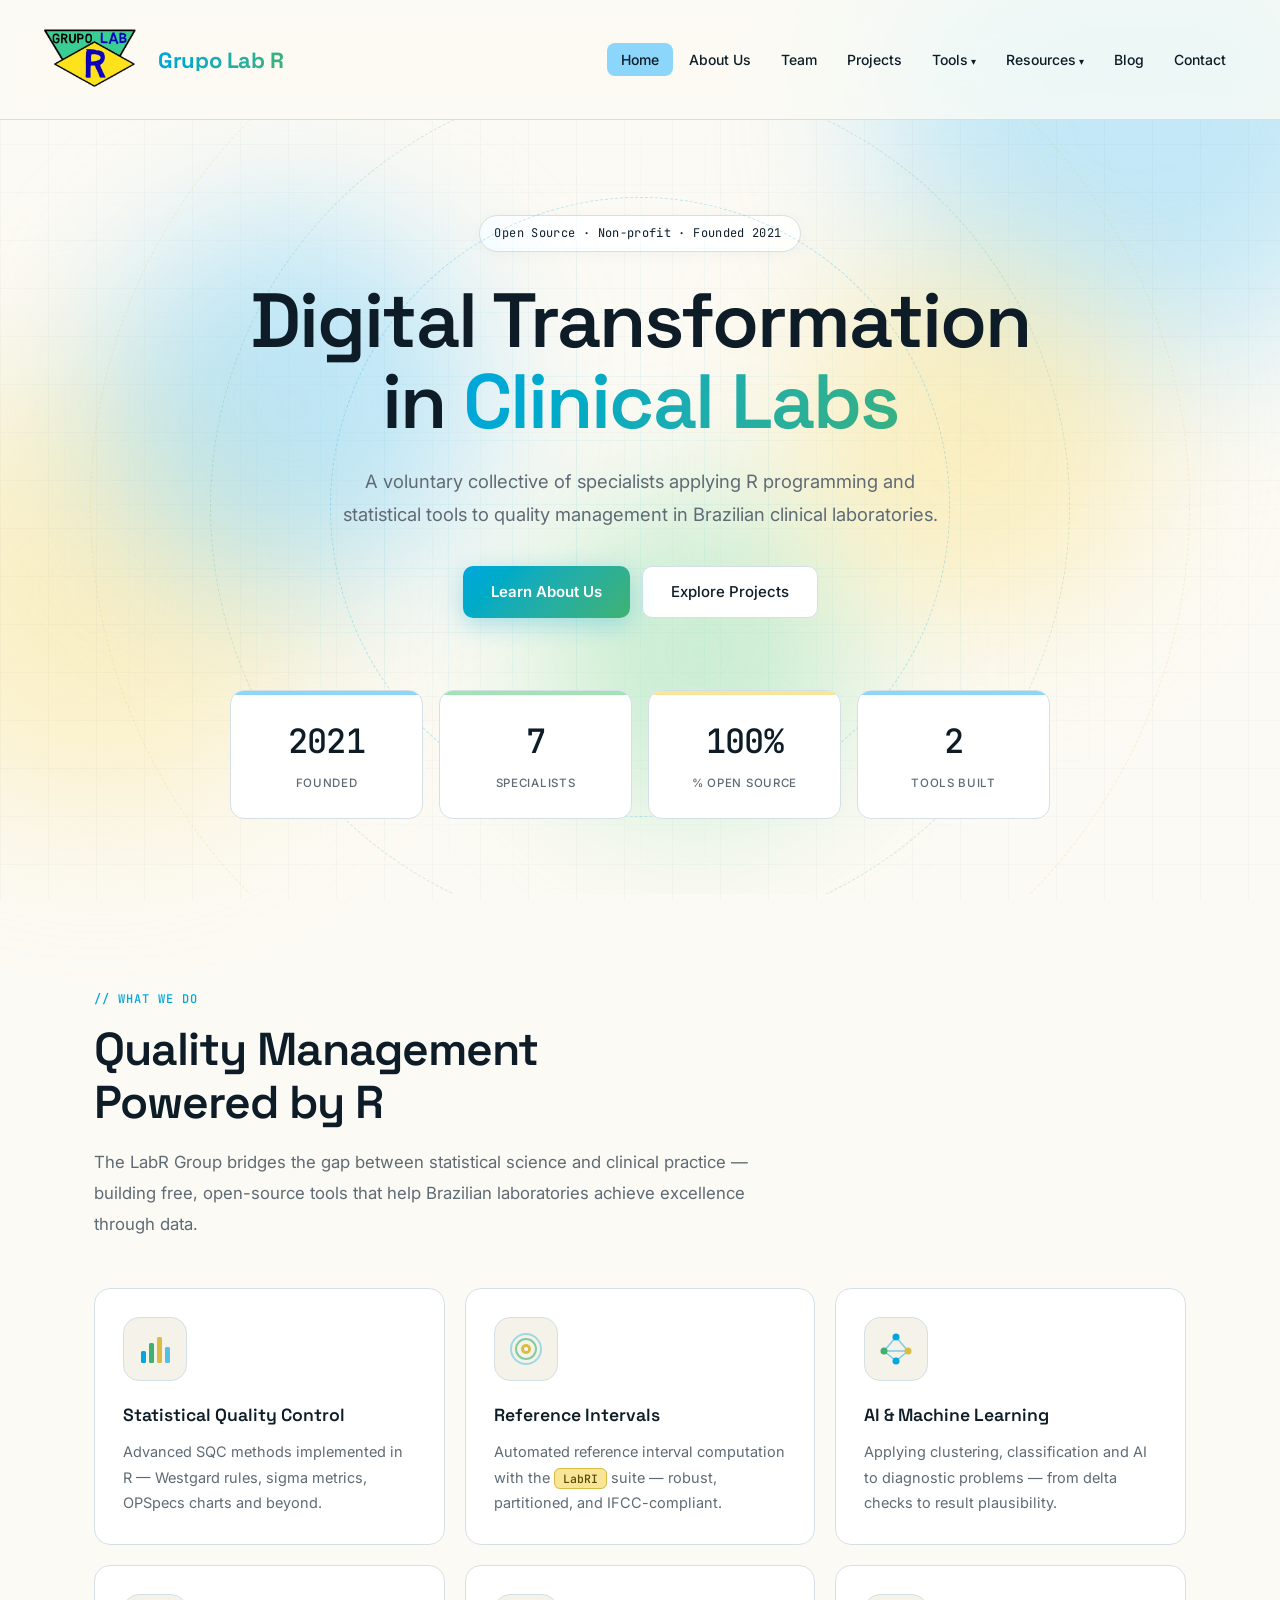
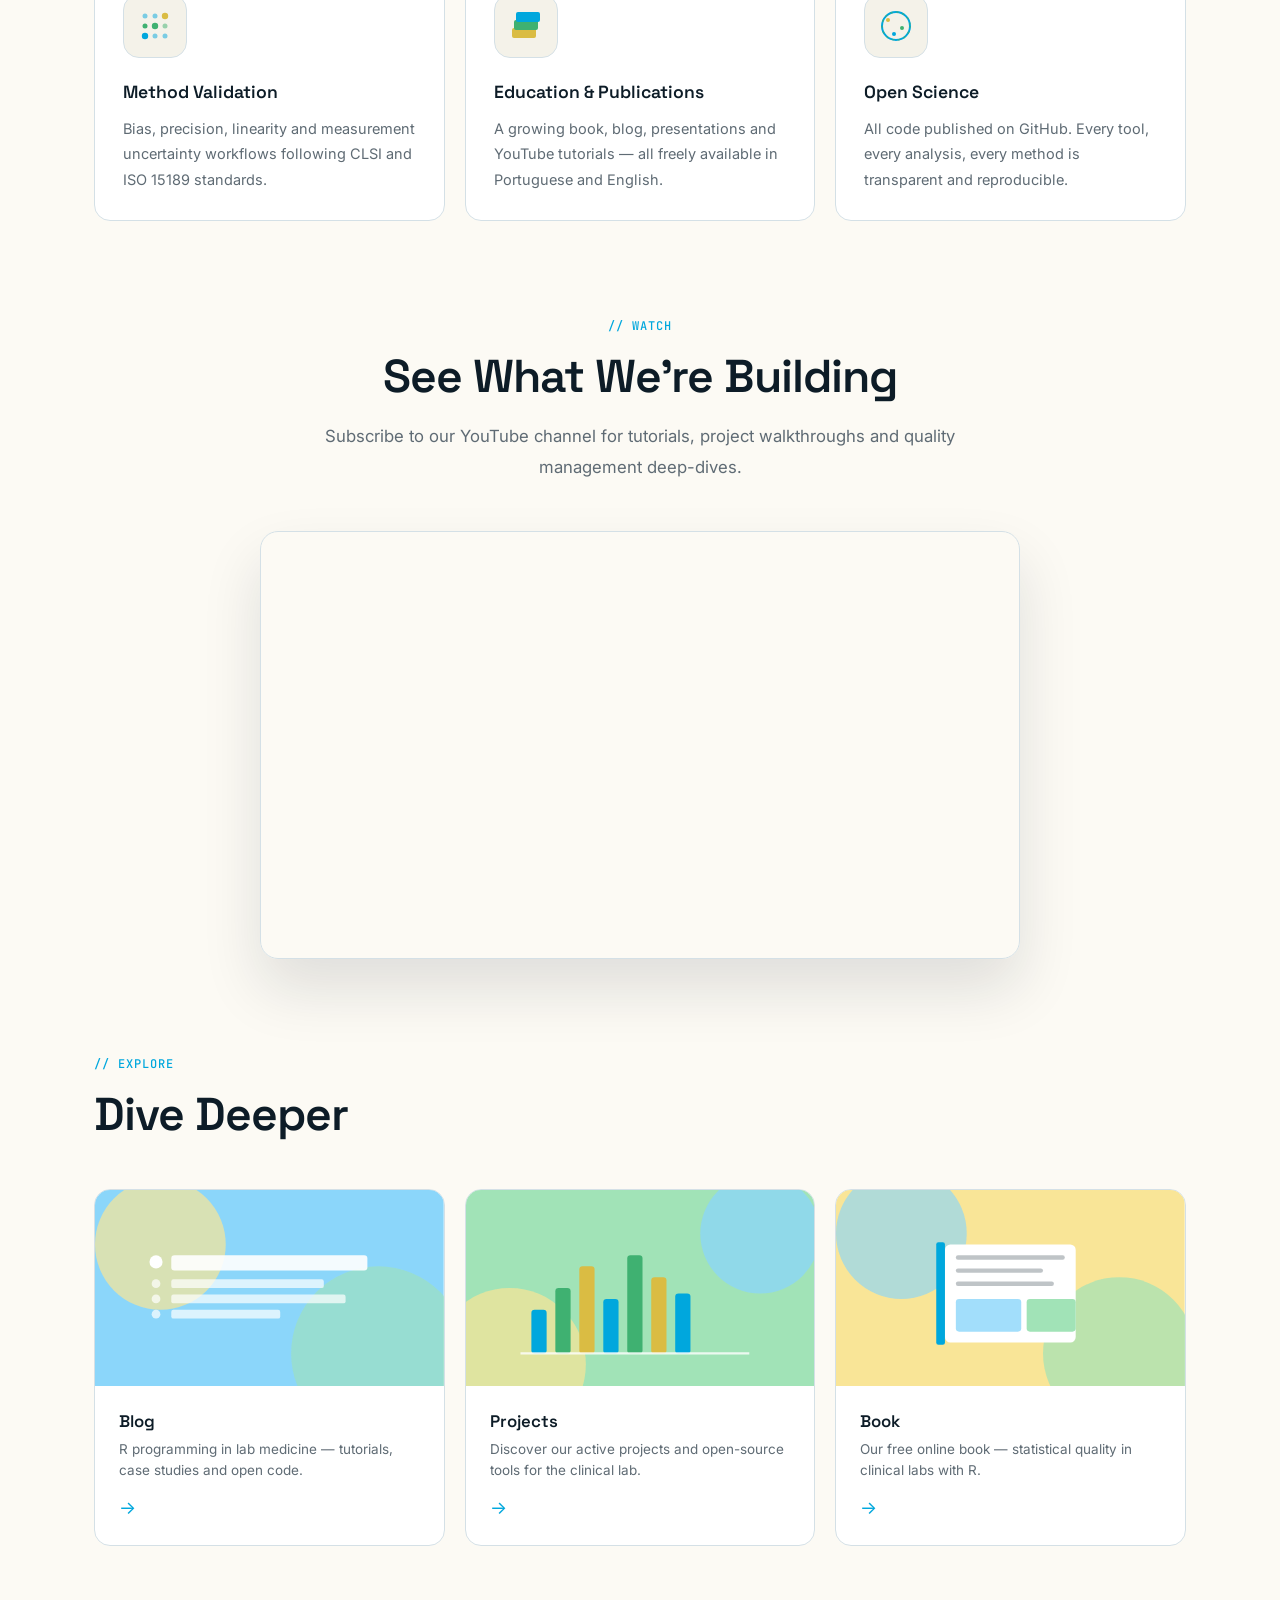
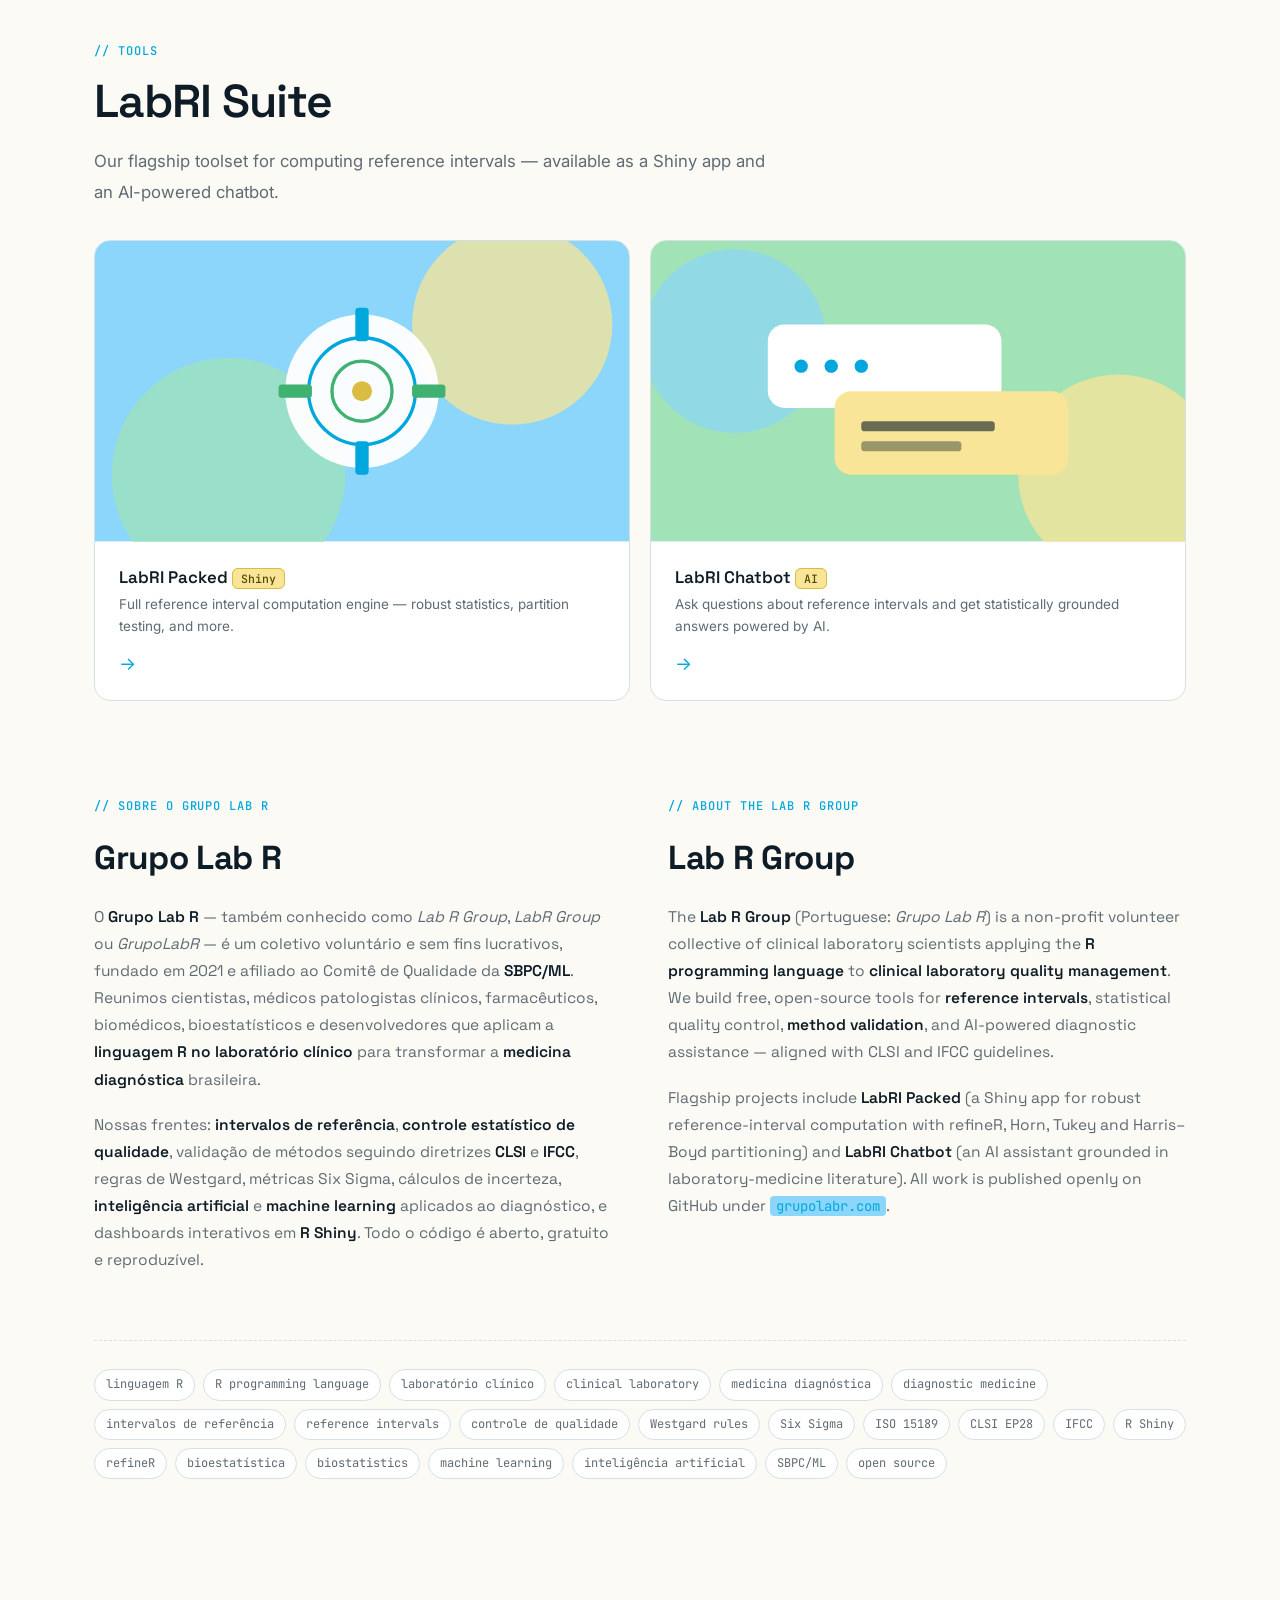
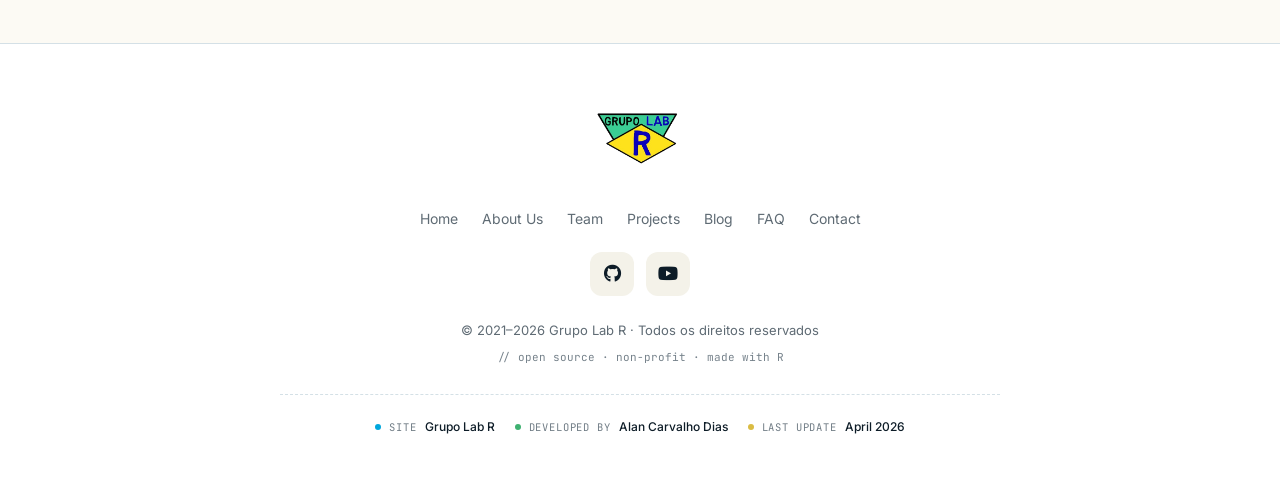
<file: index.html>
<!DOCTYPE html>
<html lang="pt-BR">
<head>
  <meta charset="utf-8"/>
  <meta name="viewport" content="width=device-width, initial-scale=1.0"/>
  <title>Grupo Lab R | Transformação Digital em Laboratórios Clínicos com R</title>
  <meta name="description" content="Coletivo voluntário e sem fins lucrativos que aplica a linguagem R à gestão da qualidade em laboratórios clínicos. Ferramentas open source, intervalos de referência, controle de qualidade e biostatística."/>
  <meta name="author" content="Grupo Lab R"/>
  <meta name="robots" content="index, follow, max-snippet:-1, max-image-preview:large"/>
  <link rel="canonical" href="https://grupolabr.com/"/>
  <link rel="icon" type="image/png" href="imagens/logo_grupo_lab_r.png"/>
  <link rel="apple-touch-icon" href="imagens/logo_grupo_lab_r.png"/>
  <meta property="og:type" content="website"/>
  <meta property="og:site_name" content="Grupo Lab R"/>
  <meta property="og:locale" content="pt_BR"/>
  <meta property="og:title" content="Grupo Lab R | Transformação Digital em Laboratórios Clínicos com R"/>
  <meta property="og:description" content="Coletivo voluntário e sem fins lucrativos que aplica a linguagem R à gestão da qualidade em laboratórios clínicos. Ferramentas open source, intervalos de referência, controle de qualidade e biostatística."/>
  <meta property="og:url" content="https://grupolabr.com/"/>
  <meta property="og:image" content="https://grupolabr.com/imagens/logo_grupo_lab_r.png"/>
  <meta property="og:image:alt" content="Logo do Grupo Lab R"/>
  <meta name="twitter:card" content="summary_large_image"/>
  <meta name="twitter:title" content="Grupo Lab R | Transformação Digital em Laboratórios Clínicos com R"/>
  <meta name="twitter:description" content="Coletivo voluntário e sem fins lucrativos que aplica a linguagem R à gestão da qualidade em laboratórios clínicos. Ferramentas open source, intervalos de referência, controle de qualidade e biostatística."/>
  <meta name="twitter:image" content="https://grupolabr.com/imagens/logo_grupo_lab_r.png"/>
  <link rel="stylesheet" href="labr-style.css"/>
  <link rel="stylesheet" href="https://cdnjs.cloudflare.com/ajax/libs/font-awesome/6.4.2/css/all.min.css"/>
  <script defer src="labr-icons.js"></script>
  <script type="application/ld+json">[{"@context":"https://schema.org","@type":["Organization","EducationalOrganization"],"@id":"https://grupolabr.com/#organization","name":"Grupo Lab R","alternateName":["Grupo LabR","GrupoLabR","Grupo Lab-R","Lab R Group","LabR Group","LabRGroup","Lab-R Group","LabR","Lab R"],"url":"https://grupolabr.com/","logo":{"@type":"ImageObject","url":"https://grupolabr.com/imagens/logo_grupo_lab_r.png","width":512,"height":512},"image":"https://grupolabr.com/imagens/logo_grupo_lab_r.png","description":"Grupo Lab R (Lab R Group) é um coletivo voluntário e sem fins lucrativos de cientistas e profissionais de laboratório clínico que aplica a linguagem de programação R à gestão da qualidade, intervalos de referência, validação de métodos, controle estatístico de qualidade e inteligência artificial em medicina diagnóstica. The Lab R Group is a non-profit collective applying R programming to clinical laboratory quality.","foundingDate":"2021","foundingLocation":{"@type":"Place","name":"Brasil"},"areaServed":"Brasil","knowsAbout":["Linguagem R","R programming language","Laboratório clínico","Clinical Laboratory","Medicina diagnóstica","Diagnostic medicine","Controle de Qualidade Estatístico","Statistical Quality Control","Intervalos de Referência","Reference Intervals","Validação de Métodos","Method Validation","CLSI","IFCC","Regras de Westgard","Westgard Rules","Six Sigma laboratório","Biostatística","Biostatistics","Inteligência Artificial em saúde","Machine Learning medicina laboratorial","Shiny applications","R Shiny","ISO 15189","Gestão da qualidade laboratorial"],"sameAs":["https://github.com/labrgrupo","https://github.com/labrgrupo/site_labrgroup","https://www.youtube.com/@grupolabr4872"]},{"@context":"https://schema.org","@type":"WebSite","@id":"https://grupolabr.com/#website","name":"Grupo Lab R","alternateName":["Lab R Group","GrupoLabR","LabR Group"],"url":"https://grupolabr.com/","inLanguage":["pt-BR","en"],"publisher":{"@id":"https://grupolabr.com/#organization"},"potentialAction":{"@type":"SearchAction","target":"https://grupolabr.com/?q={search_term_string}","query-input":"required name=search_term_string"}}]</script>
</head>
<body>

<!-- ── NAVBAR ── -->
<nav class="labr-nav">
  <a href="index.html" class="nav-logo">
    <img src="imagens/logo_grupo_lab_r.png" alt="Lab R Group"/>
    <div class="brand-wrap">
      <span class="brand">Grupo Lab R</span>
      <span class="brand-sub">grupolabr.com</span>
    </div>
  </a>
  <ul class="nav-links">
    <li><a href="index.html" class="active">Home</a></li>
    <li><a href="About_us.html">About Us</a></li>
    <li><a href="Team.html">Team</a></li>
    <li><a href="Projects.html">Projects</a></li>
    <li class="has-drop">
      <a href="#">Tools</a>
      <div class="drop">
        <a href="LabRI_Packed.html"><i class="fa fa-cogs" style="width:16px"></i> LabRI Packed</a>
        <a href="LabRI_chatbot.html"><i class="fa fa-robot" style="width:16px"></i> LabRI Chatbot</a>
      </div>
    </li>
    <li class="has-drop">
      <a href="#">Resources</a>
      <div class="drop">
        <a href="Book.html"><i class="fa fa-book" style="width:16px"></i> Books</a>
        <a href="Presentations.html"><i class="fa fa-desktop" style="width:16px"></i> Presentations</a>
        <a href="FAQ.html"><i class="fa fa-question-circle" style="width:16px"></i> FAQ</a>
      </div>
    </li>
    <li><a href="Blog.html">Blog</a></li>
    <li><a href="Contact.html">Contact</a></li>
  </ul>
  <button class="nav-hamburger" id="hamburger" aria-label="Menu">
    <span></span><span></span><span></span>
  </button>
</nav>

<!-- Mobile nav -->
<div class="nav-mobile" id="mobileNav">
  <a href="index.html">Home</a>
  <a href="About_us.html">About Us</a>
  <a href="Team.html">Team</a>
  <a href="Projects.html">Projects</a>
  <a href="LabRI_Packed.html">LabRI Packed</a>
  <a href="LabRI_chatbot.html">LabRI Chatbot</a>
  <a href="Book.html">Books</a>
  <a href="Presentations.html">Presentations</a>
  <a href="FAQ.html">FAQ</a>
  <a href="Blog.html">Blog</a>
  <a href="Contact.html">Contact</a>
</div>

<div class="page">

  <!-- ── HERO ── -->
  <section class="hero">
    <div class="hero-grid"></div>
    <div class="hero-mesh">
      <div class="blob b1"></div>
      <div class="blob b2"></div>
      <div class="blob b3"></div>
    </div>
    <div class="hero-orbit">
      <div class="ring r1"></div>
      <div class="ring r2"></div>
      <div class="ring r3"></div>
    </div>
    <div class="hero-particles">
      <span class="p"></span><span class="p"></span><span class="p"></span><span class="p"></span>
      <span class="p"></span><span class="p"></span><span class="p"></span><span class="p"></span>
    </div>
    <div class="hero-badge">Open Source · Non-profit · Founded 2021</div>
    <h1>Digital Transformation<br/>in <em>Clinical Labs</em></h1>
    <p>A voluntary collective of specialists applying R programming and statistical tools to quality management in Brazilian clinical laboratories.</p>
    <div class="hero-ctas">
      <a href="About_us.html" class="btn-primary">Learn About Us</a>
      <a href="Projects.html" class="btn-ghost">Explore Projects</a>
    </div>
    <div class="stats-bar">
      <div class="stat-item">
        <span class="stat-num" data-target="2021">2021</span>
        <span class="stat-label">Founded</span>
      </div>
      <div class="stat-item">
        <span class="stat-num" data-target="7">0</span>
        <span class="stat-label">Specialists</span>
      </div>
      <div class="stat-item">
        <span class="stat-num" data-target="100">0</span>
        <span class="stat-label">% Open Source</span>
      </div>
      <div class="stat-item">
        <span class="stat-num" data-target="2">0</span>
        <span class="stat-label">Tools Built</span>
      </div>
    </div>
  </section>

  <!-- ── WHAT WE DO ── -->
  <section class="section">
    <div class="section-label">// what we do</div>
    <h2 class="section-title">Quality Management<br/>Powered by R</h2>
    <p class="section-body">The LabR Group bridges the gap between statistical science and clinical practice — building free, open-source tools that help Brazilian laboratories achieve excellence through data.</p>
    <div class="cards-grid">
      <div class="card">
        <div class="card-icon" data-icon="chart"></div>
        <h3>Statistical Quality Control</h3>
        <p>Advanced SQC methods implemented in R — Westgard rules, sigma metrics, OPSpecs charts and beyond.</p>
      </div>
      <div class="card">
        <div class="card-icon cyan" data-icon="target"></div>
        <h3>Reference Intervals</h3>
        <p>Automated reference interval computation with the <span class="chip">LabRI</span> suite — robust, partitioned, and IFCC-compliant.</p>
      </div>
      <div class="card">
        <div class="card-icon" data-icon="network"></div>
        <h3>AI &amp; Machine Learning</h3>
        <p>Applying clustering, classification and AI to diagnostic problems — from delta checks to result plausibility.</p>
      </div>
      <div class="card">
        <div class="card-icon cyan" data-icon="dotGrid"></div>
        <h3>Method Validation</h3>
        <p>Bias, precision, linearity and measurement uncertainty workflows following CLSI and ISO 15189 standards.</p>
      </div>
      <div class="card">
        <div class="card-icon" data-icon="stack"></div>
        <h3>Education &amp; Publications</h3>
        <p>A growing book, blog, presentations and YouTube tutorials — all freely available in Portuguese and English.</p>
      </div>
      <div class="card">
        <div class="card-icon cyan" data-icon="globe"></div>
        <h3>Open Science</h3>
        <p>All code published on GitHub. Every tool, every analysis, every method is transparent and reproducible.</p>
      </div>
    </div>
  </section>

  <!-- ── VIDEO ── -->
  <section class="section" style="padding-top:0; text-align:center;">
    <div class="section-label" style="text-align:center;">// watch</div>
    <h2 class="section-title" style="text-align:center;">See What We're Building</h2>
    <p class="section-body" style="margin:0 auto 0;">Subscribe to our YouTube channel for tutorials, project walkthroughs and quality management deep-dives.</p>
    <div class="video-wrap">
      <iframe src="https://www.youtube.com/embed/CInPrwDL0m4?si=5nwjoQ9Uyy8b3hS0"
        allow="accelerometer; autoplay; encrypted-media; gyroscope; picture-in-picture"
        allowfullscreen title="Grupo Lab R — Introduction"></iframe>
    </div>
  </section>

  <!-- ── CTA CARDS ── -->
  <section class="section" style="padding-top:0;">
    <div class="section-label">// explore</div>
    <h2 class="section-title">Dive Deeper</h2>
    <div class="cards-grid" style="grid-template-columns: repeat(auto-fit, minmax(280px,1fr));">
      <a class="card-cta" href="Blog.html">
        <div class="card-banner" data-banner="blog"></div>
        <div class="card-cta-body">
          <h3>Blog</h3>
          <p>R programming in lab medicine — tutorials, case studies and open code.</p>
          <span class="arrow">→</span>
        </div>
      </a>
      <a class="card-cta" href="Projects.html">
        <div class="card-banner" data-banner="projects"></div>
        <div class="card-cta-body">
          <h3>Projects</h3>
          <p>Discover our active projects and open-source tools for the clinical lab.</p>
          <span class="arrow">→</span>
        </div>
      </a>
      <a class="card-cta" href="Book.html">
        <div class="card-banner" data-banner="book"></div>
        <div class="card-cta-body">
          <h3>Book</h3>
          <p>Our free online book — statistical quality in clinical labs with R.</p>
          <span class="arrow">→</span>
        </div>
      </a>
    </div>
  </section>

  <!-- ── TOOLS SPOTLIGHT ── -->
  <section class="section" style="padding-top:0;">
    <div class="section-label">// tools</div>
    <h2 class="section-title">LabRI Suite</h2>
    <p class="section-body">Our flagship toolset for computing reference intervals — available as a Shiny app and an AI-powered chatbot.</p>
    <div class="cards-grid" style="margin-top:32px;">
      <a class="card-cta" href="LabRI_Packed.html">
        <div class="card-banner" data-banner="tools"></div>
        <div class="card-cta-body">
          <h3>LabRI Packed <span class="chip">Shiny</span></h3>
          <p>Full reference interval computation engine — robust statistics, partition testing, and more.</p>
          <span class="arrow">→</span>
        </div>
      </a>
      <a class="card-cta" href="LabRI_chatbot.html">
        <div class="card-banner" data-banner="chatbot"></div>
        <div class="card-cta-body">
          <h3>LabRI Chatbot <span class="chip">AI</span></h3>
          <p>Ask questions about reference intervals and get statistically grounded answers powered by AI.</p>
          <span class="arrow">→</span>
        </div>
      </a>
    </div>
  </section>

</div>

  <!-- ── ABOUT / SOBRE (bilingual, entity + keyword signals) ── -->
  <section class="section" style="padding-top:0;">
    <div class="about-grid">
      <div class="about-col">
        <div class="section-label">// sobre o grupo lab r</div>
        <h2 class="about-h" lang="pt-BR">Grupo Lab R</h2>
        <p class="about-p" lang="pt-BR">
          O <strong>Grupo Lab R</strong> — também conhecido como <em>Lab R Group</em>, <em>LabR Group</em> ou <em>GrupoLabR</em> —
          é um coletivo voluntário e sem fins lucrativos, fundado em 2021 e afiliado ao Comitê de Qualidade
          da <strong>SBPC/ML</strong>. Reunimos cientistas, médicos patologistas clínicos, farmacêuticos,
          biomédicos, bioestatísticos e desenvolvedores que aplicam a
          <strong>linguagem R no laboratório clínico</strong> para transformar a
          <strong>medicina diagnóstica</strong> brasileira.
        </p>
        <p class="about-p" lang="pt-BR">
          Nossas frentes: <strong>intervalos de referência</strong>, <strong>controle estatístico de qualidade</strong>,
          validação de métodos seguindo diretrizes <strong>CLSI</strong> e <strong>IFCC</strong>, regras de
          Westgard, métricas Six Sigma, cálculos de incerteza, <strong>inteligência artificial</strong> e
          <strong>machine learning</strong> aplicados ao diagnóstico, e dashboards interativos em
          <strong>R Shiny</strong>. Todo o código é aberto, gratuito e reproduzível.
        </p>
      </div>
      <div class="about-col">
        <div class="section-label">// about the lab r group</div>
        <h2 class="about-h" lang="en">Lab R Group</h2>
        <p class="about-p" lang="en">
          The <strong>Lab R Group</strong> (Portuguese: <em>Grupo Lab R</em>) is a non-profit volunteer collective
          of clinical laboratory scientists applying the <strong>R programming language</strong> to
          <strong>clinical laboratory quality management</strong>. We build free, open-source tools for
          <strong>reference intervals</strong>, statistical quality control, <strong>method validation</strong>,
          and AI-powered diagnostic assistance — aligned with CLSI and IFCC guidelines.
        </p>
        <p class="about-p" lang="en">
          Flagship projects include <strong>LabRI Packed</strong> (a Shiny app for robust reference-interval
          computation with refineR, Horn, Tukey and Harris–Boyd partitioning) and
          <strong>LabRI Chatbot</strong> (an AI assistant grounded in laboratory-medicine literature). All
          work is published openly on GitHub under <code>grupolabr.com</code>.
        </p>
      </div>
    </div>
    <div class="about-tags">
      <span class="tag">linguagem R</span>
      <span class="tag">R programming language</span>
      <span class="tag">laboratório clínico</span>
      <span class="tag">clinical laboratory</span>
      <span class="tag">medicina diagnóstica</span>
      <span class="tag">diagnostic medicine</span>
      <span class="tag">intervalos de referência</span>
      <span class="tag">reference intervals</span>
      <span class="tag">controle de qualidade</span>
      <span class="tag">Westgard rules</span>
      <span class="tag">Six Sigma</span>
      <span class="tag">ISO 15189</span>
      <span class="tag">CLSI EP28</span>
      <span class="tag">IFCC</span>
      <span class="tag">R Shiny</span>
      <span class="tag">refineR</span>
      <span class="tag">bioestatística</span>
      <span class="tag">biostatistics</span>
      <span class="tag">machine learning</span>
      <span class="tag">inteligência artificial</span>
      <span class="tag">SBPC/ML</span>
      <span class="tag">open source</span>
    </div>
  </section>

<!-- ── FOOTER ── -->
<footer class="labr-footer">
  <div class="footer-logo"><img src="imagens/logo_grupo_lab_r.png" alt="Lab R Group"/></div>
  <div class="footer-links">
    <a href="index.html">Home</a>
    <a href="About_us.html">About Us</a>
    <a href="Team.html">Team</a>
    <a href="Projects.html">Projects</a>
    <a href="Blog.html">Blog</a>
    <a href="FAQ.html">FAQ</a>
    <a href="Contact.html">Contact</a>
  </div>
  <div class="footer-social">
    <a href="https://github.com/labrgrupo/site_labrgroup" title="GitHub"><i class="fab fa-github"></i></a>
    <a href="https://www.youtube.com/@grupolabr4872/videos" title="YouTube"><i class="fab fa-youtube"></i></a>
  </div>
  <div class="footer-copy">© 2021–2026 Grupo Lab R · Todos os direitos reservados</div>
  <div class="footer-mono">// open source · non-profit · made with R</div>
  <div class="footer-meta">
    <span class="meta-item"><span class="dot"></span><span class="meta-label">Site</span><span class="meta-value">Grupo Lab R</span></span>
    <span class="meta-item"><span class="dot"></span><span class="meta-label">Developed by</span><span class="meta-value">Alan Carvalho Dias</span></span>
    <span class="meta-item"><span class="dot"></span><span class="meta-label">Last update</span><span class="meta-value">April 2026</span></span>
  </div>
</footer>

<script>
  // Hamburger
  const ham = document.getElementById('hamburger');
  const mob = document.getElementById('mobileNav');
  ham.addEventListener('click', () => mob.classList.toggle('open'));

  // Scroll reveal
  const revealIO = new IntersectionObserver((entries) => {
    entries.forEach(e => { if (e.isIntersecting) { e.target.classList.add('in'); revealIO.unobserve(e.target); } });
  }, { threshold: 0.12 });
  document.querySelectorAll('.section, .card, .card-cta, .team-card, .stat-item').forEach(el => {
    el.classList.add('reveal'); revealIO.observe(el);
  });

  // Card cursor glow
  document.querySelectorAll('.card').forEach(card => {
    card.addEventListener('mousemove', (e) => {
      const r = card.getBoundingClientRect();
      card.style.setProperty('--mx', ((e.clientX - r.left) / r.width * 100) + '%');
      card.style.setProperty('--my', ((e.clientY - r.top) / r.height * 100) + '%');
    });
  });

  // Counter animation
  const counters = document.querySelectorAll('[data-target]');
  const io = new IntersectionObserver((entries) => {
    entries.forEach(e => {
      if (!e.isIntersecting) return;
      const el = e.target;
      const target = +el.dataset.target;
      const start = target === 2021 ? 2015 : 0;
      const duration = 1400;
      const step = (timestamp) => {
        if (!el._start) el._start = timestamp;
        const progress = Math.min((timestamp - el._start) / duration, 1);
        const val = Math.floor(start + (target - start) * easeOut(progress));
        el.textContent = target === 100 ? val + '%' : val;
        if (progress < 1) requestAnimationFrame(step);
        else el.textContent = target === 100 ? '100%' : target;
      };
      requestAnimationFrame(step);
      io.unobserve(el);
    });
  }, { threshold: 0.5 });
  counters.forEach(c => io.observe(c));
  function easeOut(t) { return 1 - Math.pow(1 - t, 3); }
</script>

<script>
  // Nav auto-hide on scroll
  (function(){
    const nav = document.querySelector('.labr-nav');
    let last = 0;
    window.addEventListener('scroll', () => {
      const y = window.scrollY;
      nav.classList.toggle('scrolled', y > 40);
      if (y > last && y > 140) nav.classList.add('hidden');
      else nav.classList.remove('hidden');
      last = y;
    }, { passive: true });
  })();</script>
<script src="labr-nav.js"></script>
</body>
</html>
</file>
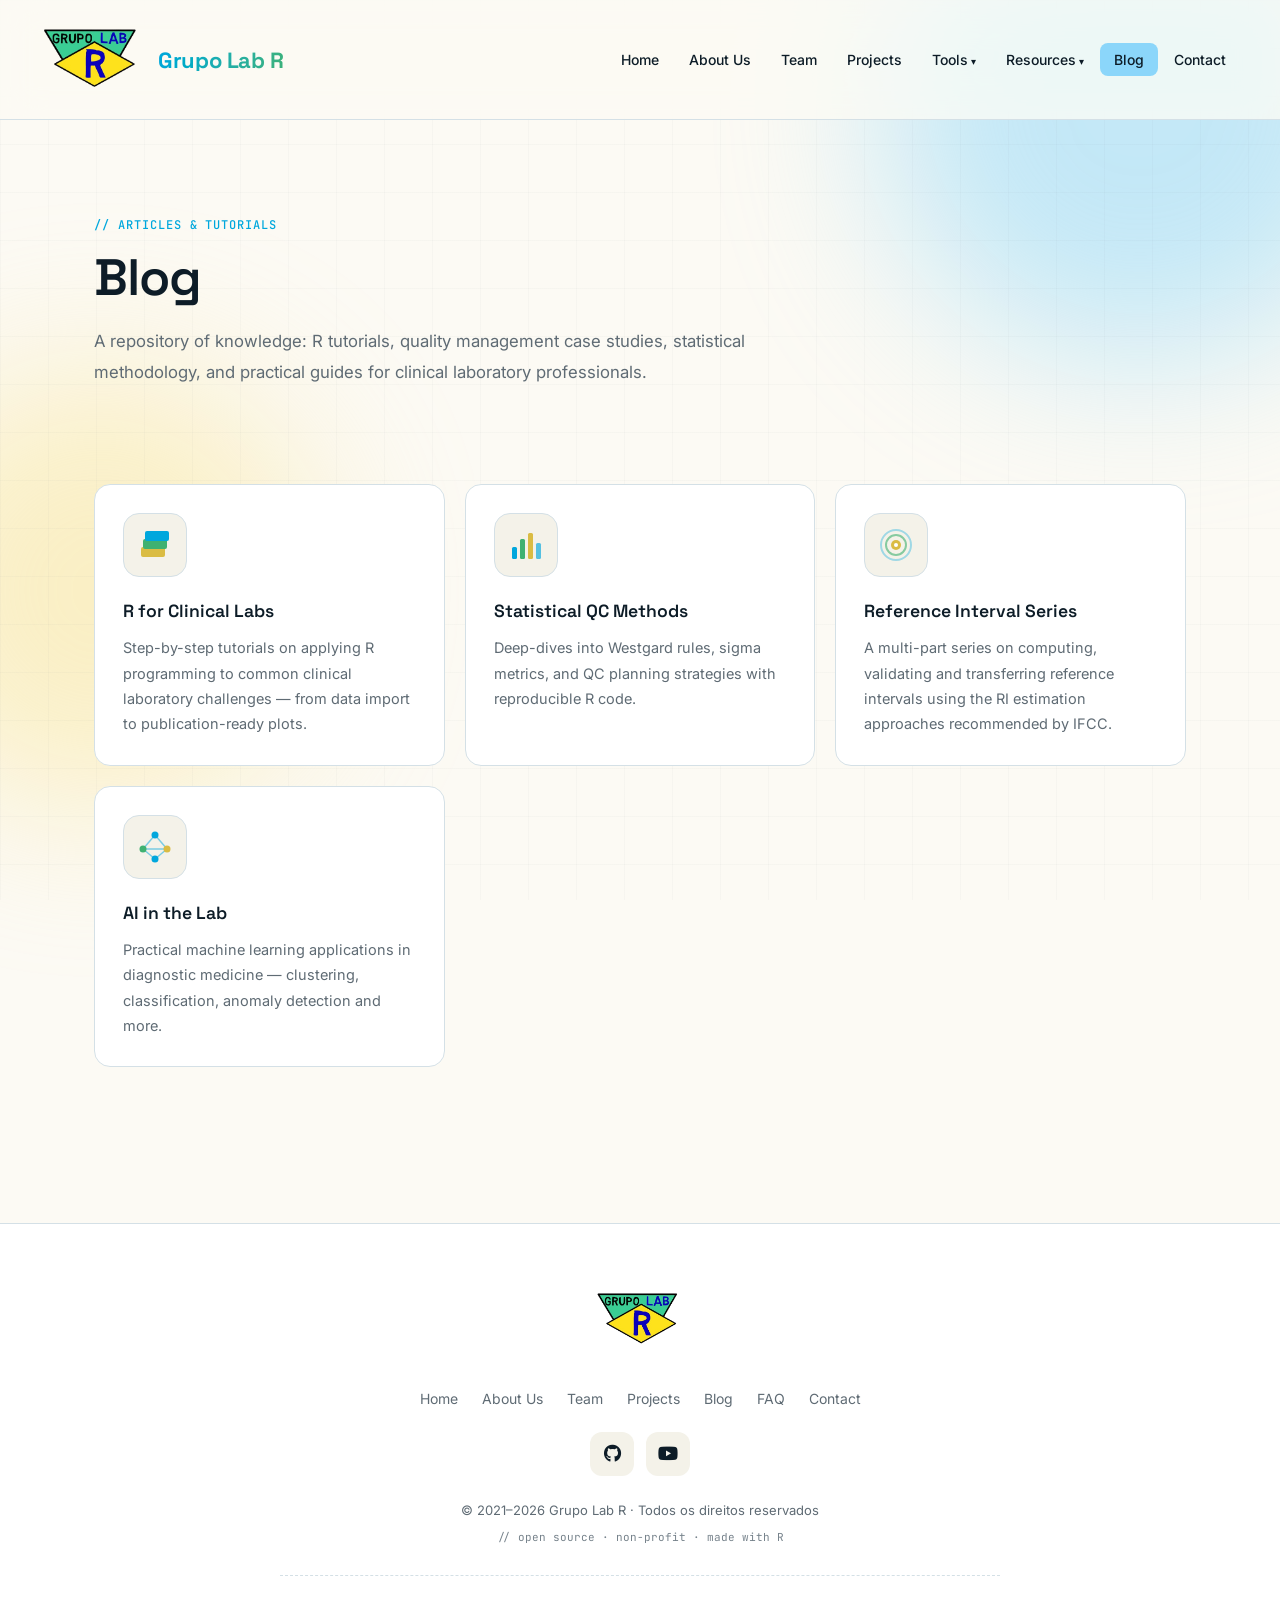
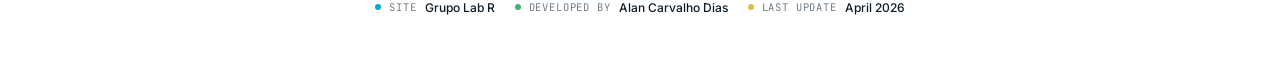
<file: Blog.html>
<!DOCTYPE html>
<html lang="pt-BR">
<head>
  <meta charset="utf-8"/>
  <meta name="viewport" content="width=device-width, initial-scale=1.0"/>
  <title>Blog do Grupo Lab R | Tutoriais de R e Qualidade Laboratorial</title>
  <meta name="description" content="Blog do Grupo Lab R com tutoriais em R, estudos de caso de controle de qualidade estatístico, séries sobre intervalos de referência e aplicações de inteligência artificial em laboratórios clínicos."/>
  <meta name="author" content="Grupo Lab R"/>
  <meta name="robots" content="index, follow, max-snippet:-1, max-image-preview:large"/>
  <link rel="canonical" href="https://grupolabr.com/Blog.html"/>
  <link rel="icon" type="image/png" href="imagens/logo_grupo_lab_r.png"/>
  <link rel="apple-touch-icon" href="imagens/logo_grupo_lab_r.png"/>
  <meta property="og:type" content="blog"/>
  <meta property="og:site_name" content="Grupo Lab R"/>
  <meta property="og:locale" content="pt_BR"/>
  <meta property="og:title" content="Blog do Grupo Lab R | Tutoriais de R e Qualidade Laboratorial"/>
  <meta property="og:description" content="Blog do Grupo Lab R com tutoriais em R, estudos de caso de controle de qualidade estatístico, séries sobre intervalos de referência e aplicações de inteligência artificial em laboratórios clínicos."/>
  <meta property="og:url" content="https://grupolabr.com/Blog.html"/>
  <meta property="og:image" content="https://grupolabr.com/imagens/logo_grupo_lab_r.png"/>
  <meta property="og:image:alt" content="Logo do Grupo Lab R"/>
  <meta name="twitter:card" content="summary_large_image"/>
  <meta name="twitter:title" content="Blog do Grupo Lab R | Tutoriais de R e Qualidade Laboratorial"/>
  <meta name="twitter:description" content="Blog do Grupo Lab R com tutoriais em R, estudos de caso de controle de qualidade estatístico, séries sobre intervalos de referência e aplicações de inteligência artificial em laboratórios clínicos."/>
  <meta name="twitter:image" content="https://grupolabr.com/imagens/logo_grupo_lab_r.png"/>
  <link rel="stylesheet" href="labr-style.css"/>
  <link rel="stylesheet" href="https://cdnjs.cloudflare.com/ajax/libs/font-awesome/6.4.2/css/all.min.css"/>
  <script defer src="labr-icons.js"></script>
  <script type="application/ld+json">[{"@context":"https://schema.org","@type":["Organization","EducationalOrganization"],"@id":"https://grupolabr.com/#organization","name":"Grupo Lab R","alternateName":["Grupo LabR","GrupoLabR","Grupo Lab-R","Lab R Group","LabR Group","LabRGroup","Lab-R Group","LabR","Lab R"],"url":"https://grupolabr.com/","logo":{"@type":"ImageObject","url":"https://grupolabr.com/imagens/logo_grupo_lab_r.png","width":512,"height":512},"image":"https://grupolabr.com/imagens/logo_grupo_lab_r.png","description":"Grupo Lab R (Lab R Group) é um coletivo voluntário e sem fins lucrativos de cientistas e profissionais de laboratório clínico que aplica a linguagem de programação R à gestão da qualidade, intervalos de referência, validação de métodos, controle estatístico de qualidade e inteligência artificial em medicina diagnóstica. The Lab R Group is a non-profit collective applying R programming to clinical laboratory quality.","foundingDate":"2021","foundingLocation":{"@type":"Place","name":"Brasil"},"areaServed":"Brasil","knowsAbout":["Linguagem R","R programming language","Laboratório clínico","Clinical Laboratory","Medicina diagnóstica","Diagnostic medicine","Controle de Qualidade Estatístico","Statistical Quality Control","Intervalos de Referência","Reference Intervals","Validação de Métodos","Method Validation","CLSI","IFCC","Regras de Westgard","Westgard Rules","Six Sigma laboratório","Biostatística","Biostatistics","Inteligência Artificial em saúde","Machine Learning medicina laboratorial","Shiny applications","R Shiny","ISO 15189","Gestão da qualidade laboratorial"],"sameAs":["https://github.com/labrgrupo","https://github.com/labrgrupo/site_labrgroup","https://www.youtube.com/@grupolabr4872"]},{"@context":"https://schema.org","@type":"WebSite","@id":"https://grupolabr.com/#website","name":"Grupo Lab R","alternateName":["Lab R Group","GrupoLabR","LabR Group"],"url":"https://grupolabr.com/","inLanguage":["pt-BR","en"],"publisher":{"@id":"https://grupolabr.com/#organization"},"potentialAction":{"@type":"SearchAction","target":"https://grupolabr.com/?q={search_term_string}","query-input":"required name=search_term_string"}},{"@context":"https://schema.org","@type":"BreadcrumbList","itemListElement":[{"@type":"ListItem","position":1,"name":"Início","item":"https://grupolabr.com/"},{"@type":"ListItem","position":2,"name":"Blog","item":"https://grupolabr.com/Blog.html"}]}]</script>
</head>
<body>
<nav class="labr-nav">
  <a href="index.html" class="nav-logo">
    <img src="imagens/logo_grupo_lab_r.png" alt="Lab R Group"/>
    <div class="brand-wrap">
      <span class="brand">Grupo Lab R</span>
      <span class="brand-sub">grupolabr.com</span>
    </div>
  </a>
  <ul class="nav-links">
    <li><a href="index.html">Home</a></li>
    <li><a href="About_us.html">About Us</a></li>
    <li><a href="Team.html">Team</a></li>
    <li><a href="Projects.html">Projects</a></li>
    <li class="has-drop"><a href="#">Tools</a>
      <div class="drop">
        <a href="LabRI_Packed.html">LabRI Packed</a>
        <a href="LabRI_chatbot.html">LabRI Chatbot</a>
      </div>
    </li>
    <li class="has-drop"><a href="#">Resources</a>
      <div class="drop">
        <a href="Book.html">Books</a>
        <a href="Presentations.html">Presentations</a>
  <a href="FAQ.html">FAQ</a>
      </div>
    </li>
    <li><a href="Blog.html">Blog</a></li>
    <li><a href="Contact.html">Contact</a></li>
  </ul>
  <button class="nav-hamburger" id="hamburger"><span></span><span></span><span></span></button>
</nav>
<div class="nav-mobile" id="mobileNav">
  <a href="index.html">Home</a><a href="About_us.html">About Us</a><a href="Team.html">Team</a>
  <a href="Projects.html">Projects</a><a href="Blog.html">Blog</a>
    <a href="FAQ.html">FAQ</a>
    <a href="Contact.html">Contact</a>
</div>
<div class="page">
  <section class="section" style="padding-bottom:0;">
    <div class="section-label">// articles & tutorials</div>
    <h1 class="section-title" style="font-size:clamp(2rem,4vw,3.2rem);">Blog</h1>
    <p class="section-body">A repository of knowledge: R tutorials, quality management case studies, statistical methodology, and practical guides for clinical laboratory professionals.</p>
  </section>
  <section class="section" style="padding-top:48px;">
    <div class="cards-grid"><div class="card"><div class="card-icon" data-icon="stack"></div><h3>R for Clinical Labs</h3><p>Step-by-step tutorials on applying R programming to common clinical laboratory challenges — from data import to publication-ready plots.</p></div><div class="card"><div class="card-icon cyan" data-icon="chart"></div><h3>Statistical QC Methods</h3><p>Deep-dives into Westgard rules, sigma metrics, and QC planning strategies with reproducible R code.</p></div><div class="card"><div class="card-icon" data-icon="target"></div><h3>Reference Interval Series</h3><p>A multi-part series on computing, validating and transferring reference intervals using the RI estimation approaches recommended by IFCC.</p></div><div class="card"><div class="card-icon cyan" data-icon="network"></div><h3>AI in the Lab</h3><p>Practical machine learning applications in diagnostic medicine — clustering, classification, anomaly detection and more.</p></div></div>
  </section>
</div>
<footer class="labr-footer">
  <div class="footer-logo"><img src="imagens/logo_grupo_lab_r.png" alt="Lab R Group"/></div>
  <div class="footer-links">
    <a href="index.html">Home</a>
    <a href="About_us.html">About Us</a>
    <a href="Team.html">Team</a>
    <a href="Projects.html">Projects</a>
    <a href="Blog.html">Blog</a>
    <a href="FAQ.html">FAQ</a>
    <a href="Contact.html">Contact</a>
  </div>
  <div class="footer-social">
    <a href="https://github.com/labrgrupo/site_labrgroup" title="GitHub"><i class="fab fa-github"></i></a>
    <a href="https://www.youtube.com/@grupolabr4872/videos" title="YouTube"><i class="fab fa-youtube"></i></a>
  </div>
  <div class="footer-copy">© 2021–2026 Grupo Lab R · Todos os direitos reservados</div>
  <div class="footer-mono">// open source · non-profit · made with R</div>
  <div class="footer-meta">
    <span class="meta-item"><span class="dot"></span><span class="meta-label">Site</span><span class="meta-value">Grupo Lab R</span></span>
    <span class="meta-item"><span class="dot"></span><span class="meta-label">Developed by</span><span class="meta-value">Alan Carvalho Dias</span></span>
    <span class="meta-item"><span class="dot"></span><span class="meta-label">Last update</span><span class="meta-value">April 2026</span></span>
  </div>
</footer>
<script>document.getElementById('hamburger').addEventListener('click',()=>document.getElementById('mobileNav').classList.toggle('open'));</script>
<script>
  // Nav auto-hide on scroll
  (function(){
    const nav = document.querySelector('.labr-nav');
    let last = 0;
    window.addEventListener('scroll', () => {
      const y = window.scrollY;
      nav.classList.toggle('scrolled', y > 40);
      if (y > last && y > 140) nav.classList.add('hidden');
      else nav.classList.remove('hidden');
      last = y;
    }, { passive: true });
  })();</script>
<script src="labr-nav.js"></script>
</body>
</html>
</file>
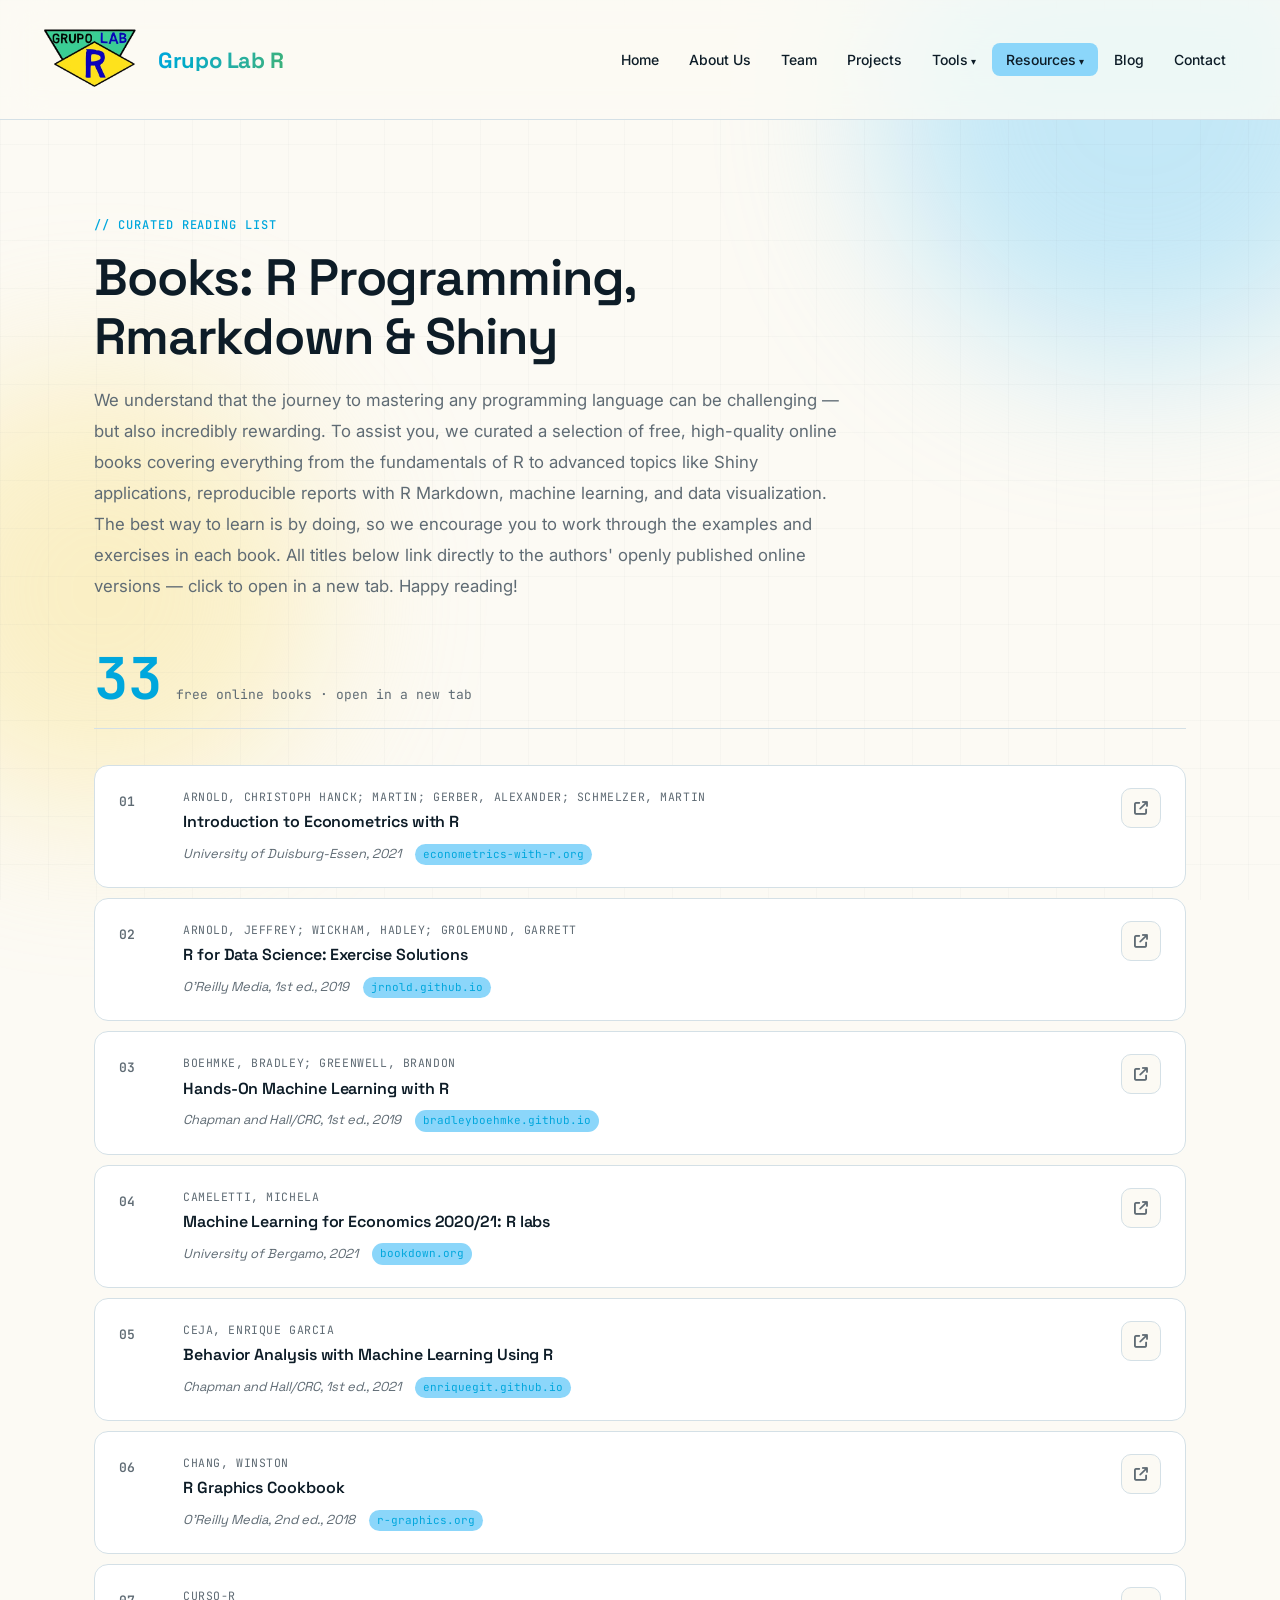
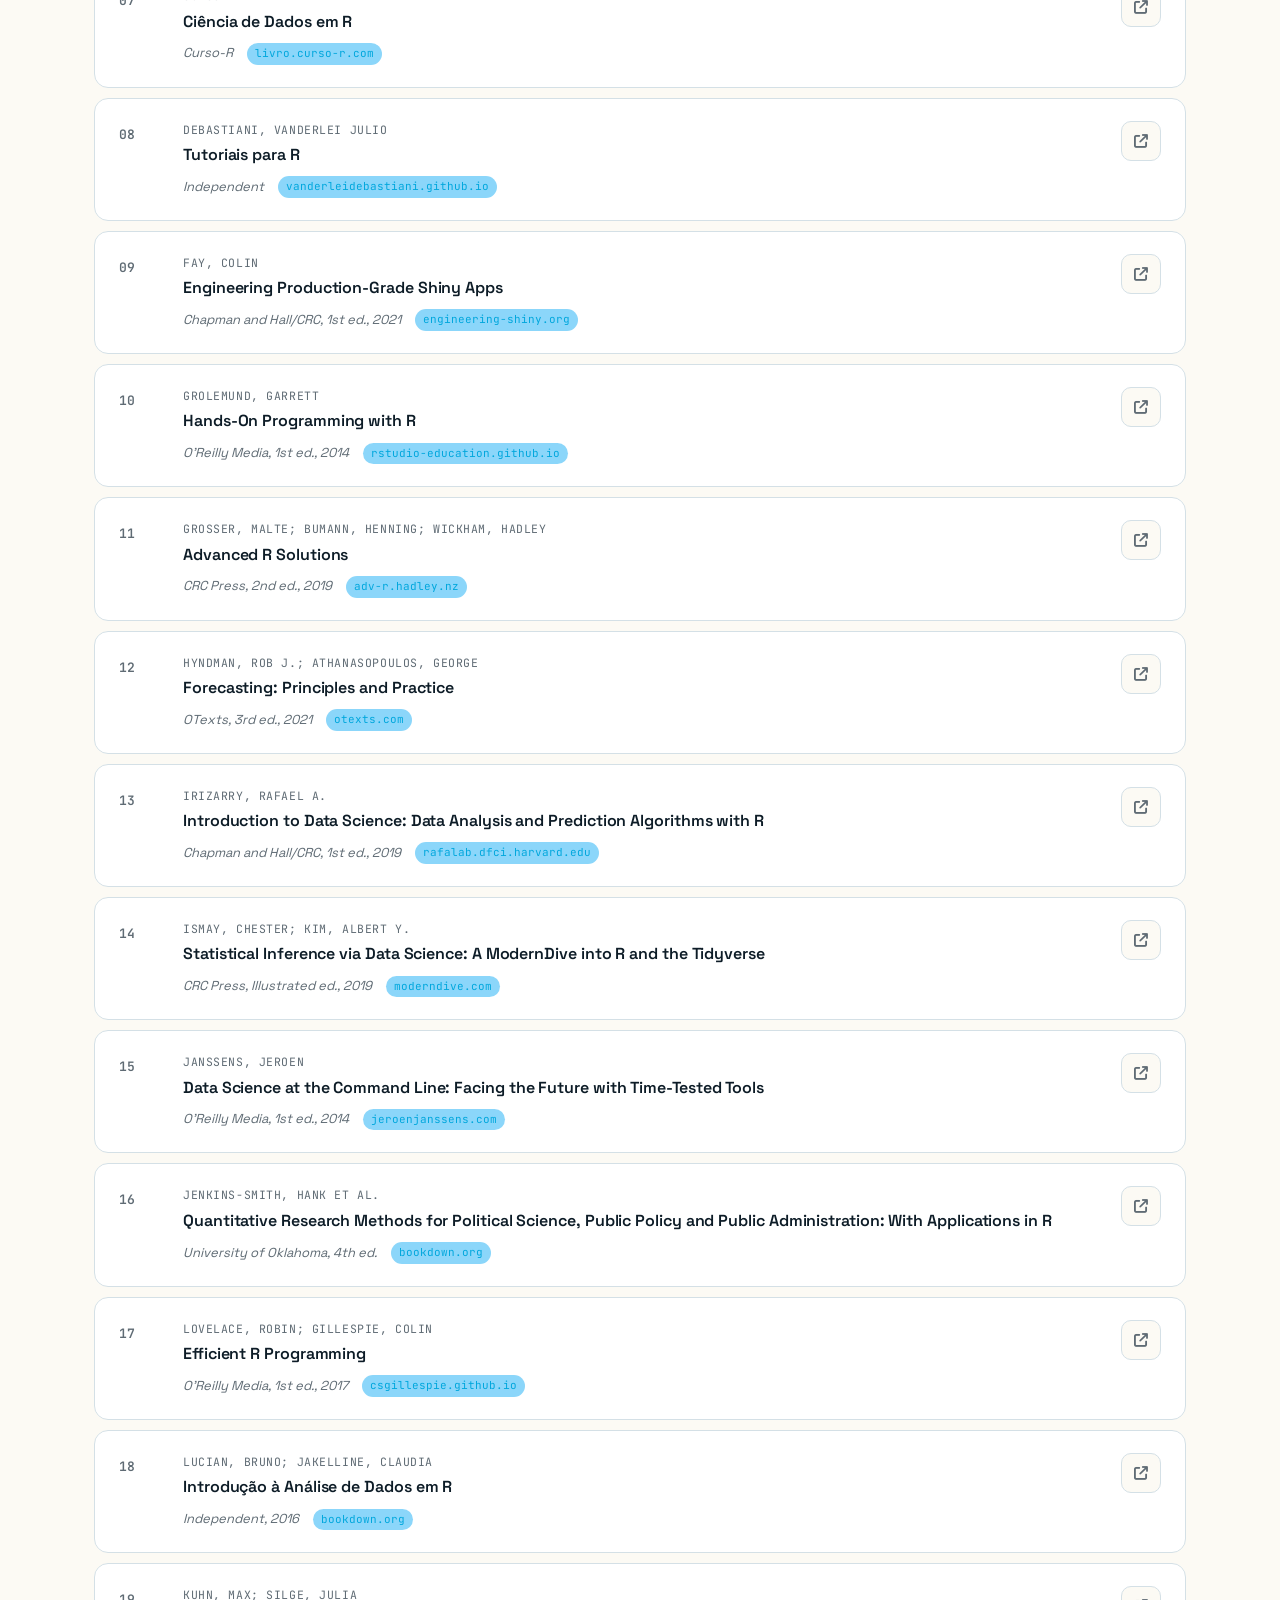
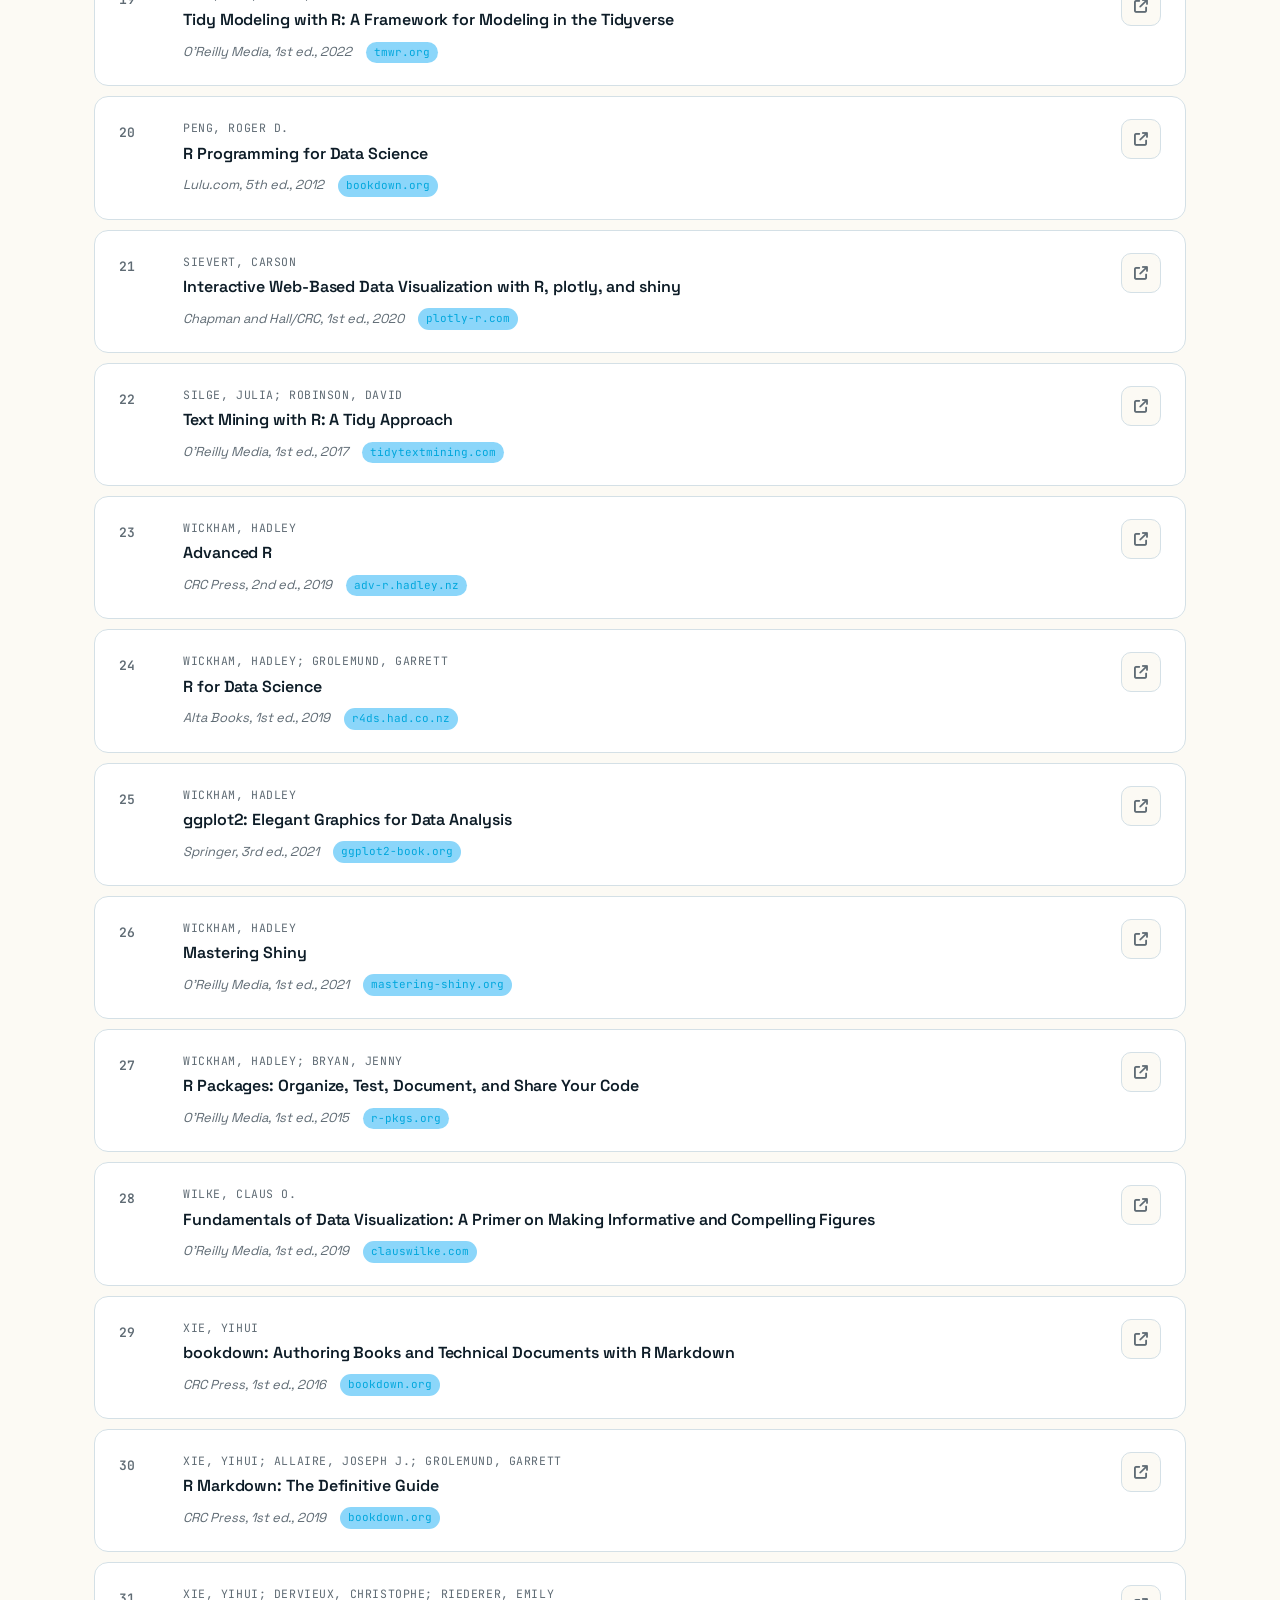
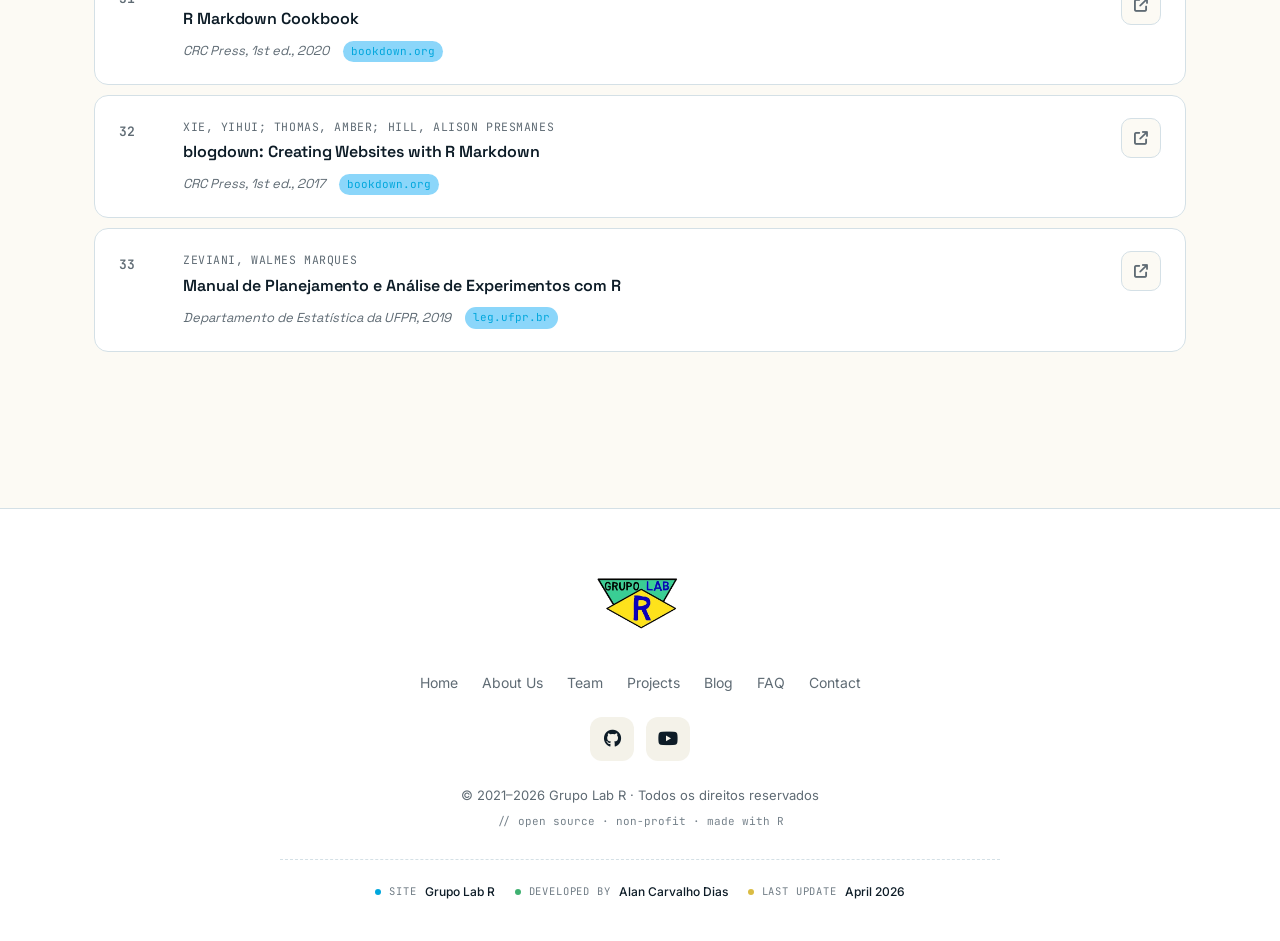
<file: Book.html>
<!DOCTYPE html>
<html lang="pt-BR">
<head>
  <meta charset="utf-8"/>
  <meta name="viewport" content="width=device-width, initial-scale=1.0"/>
  <title>Livros Recomendados | R, Rmarkdown e Shiny — Grupo Lab R</title>
  <meta name="description" content="Curadoria de livros online gratuitos sobre linguagem R, R Markdown, Shiny, bioestatística e machine learning — selecionados pelo Grupo Lab R para estudantes e profissionais de laboratório clínico."/>
  <meta name="author" content="Grupo Lab R"/>
  <meta name="robots" content="index, follow, max-snippet:-1, max-image-preview:large"/>
  <link rel="canonical" href="https://grupolabr.com/Book.html"/>
  <link rel="icon" type="image/png" href="imagens/logo_grupo_lab_r.png"/>
  <link rel="apple-touch-icon" href="imagens/logo_grupo_lab_r.png"/>
  <meta property="og:type" content="website"/>
  <meta property="og:site_name" content="Grupo Lab R"/>
  <meta property="og:locale" content="pt_BR"/>
  <meta property="og:title" content="Livros Recomendados | R, Rmarkdown e Shiny — Grupo Lab R"/>
  <meta property="og:description" content="Curadoria de livros online gratuitos sobre linguagem R, R Markdown, Shiny, bioestatística e machine learning — selecionados pelo Grupo Lab R."/>
  <meta property="og:url" content="https://grupolabr.com/Book.html"/>
  <meta property="og:image" content="https://grupolabr.com/imagens/logo_grupo_lab_r.png"/>
  <meta property="og:image:alt" content="Logo do Grupo Lab R"/>
  <meta name="twitter:card" content="summary_large_image"/>
  <meta name="twitter:title" content="Livros Recomendados de R — Grupo Lab R"/>
  <meta name="twitter:description" content="Livros gratuitos online sobre R, Shiny e R Markdown, curados pelo Grupo Lab R."/>
  <meta name="twitter:image" content="https://grupolabr.com/imagens/logo_grupo_lab_r.png"/>
  <link rel="stylesheet" href="labr-style.css"/>
  <link rel="stylesheet" href="https://cdnjs.cloudflare.com/ajax/libs/font-awesome/6.4.2/css/all.min.css"/>
  <script defer src="labr-icons.js"></script>
  <script type="application/ld+json">[{"@context":"https://schema.org","@type":["Organization","EducationalOrganization"],"@id":"https://grupolabr.com/#organization","name":"Grupo Lab R","alternateName":["Grupo LabR","GrupoLabR","Grupo Lab-R","Lab R Group","LabR Group","LabRGroup","Lab-R Group","LabR","Lab R"],"url":"https://grupolabr.com/","logo":{"@type":"ImageObject","url":"https://grupolabr.com/imagens/logo_grupo_lab_r.png","width":512,"height":512},"image":"https://grupolabr.com/imagens/logo_grupo_lab_r.png","description":"Grupo Lab R (Lab R Group) é um coletivo voluntário e sem fins lucrativos de cientistas e profissionais de laboratório clínico que aplica a linguagem de programação R à gestão da qualidade, intervalos de referência, validação de métodos, controle estatístico de qualidade e inteligência artificial em medicina diagnóstica. The Lab R Group is a non-profit collective applying R programming to clinical laboratory quality.","foundingDate":"2021","foundingLocation":{"@type":"Place","name":"Brasil"},"areaServed":"Brasil","knowsAbout":["Linguagem R","R programming language","Laboratório clínico","Clinical Laboratory","Medicina diagnóstica","Diagnostic medicine","Controle de Qualidade Estatístico","Statistical Quality Control","Intervalos de Referência","Reference Intervals","Validação de Métodos","Method Validation","CLSI","IFCC","Regras de Westgard","Westgard Rules","Six Sigma laboratório","Biostatística","Biostatistics","Inteligência Artificial em saúde","Machine Learning medicina laboratorial","Shiny applications","R Shiny","ISO 15189","Gestão da qualidade laboratorial"],"sameAs":["https://github.com/labrgrupo","https://github.com/labrgrupo/site_labrgroup","https://www.youtube.com/@grupolabr4872"]},{"@context":"https://schema.org","@type":"WebSite","@id":"https://grupolabr.com/#website","name":"Grupo Lab R","alternateName":["Lab R Group","GrupoLabR","LabR Group"],"url":"https://grupolabr.com/","inLanguage":["pt-BR","en"],"publisher":{"@id":"https://grupolabr.com/#organization"},"potentialAction":{"@type":"SearchAction","target":"https://grupolabr.com/?q={search_term_string}","query-input":"required name=search_term_string"}},{"@context":"https://schema.org","@type":"BreadcrumbList","itemListElement":[{"@type":"ListItem","position":1,"name":"Início","item":"https://grupolabr.com/"},{"@type":"ListItem","position":2,"name":"Livro","item":"https://grupolabr.com/Book.html"}]}]</script>
</head>
<body>
<nav class="labr-nav">
  <a href="index.html" class="nav-logo">
    <img src="imagens/logo_grupo_lab_r.png" alt="Lab R Group"/>
    <div class="brand-wrap">
      <span class="brand">Grupo Lab R</span>
      <span class="brand-sub">grupolabr.com</span>
    </div>
  </a>
  <ul class="nav-links">
    <li><a href="index.html">Home</a></li>
    <li><a href="About_us.html">About Us</a></li>
    <li><a href="Team.html">Team</a></li>
    <li><a href="Projects.html">Projects</a></li>
    <li class="has-drop"><a href="#">Tools</a>
      <div class="drop">
        <a href="LabRI_Packed.html">LabRI Packed</a>
        <a href="LabRI_chatbot.html">LabRI Chatbot</a>
      </div>
    </li>
    <li class="has-drop"><a href="#">Resources</a>
      <div class="drop">
        <a href="Book.html">Books</a>
        <a href="Presentations.html">Presentations</a>
  <a href="FAQ.html">FAQ</a>
      </div>
    </li>
    <li><a href="Blog.html">Blog</a></li>
    <li><a href="Contact.html">Contact</a></li>
  </ul>
  <button class="nav-hamburger" id="hamburger"><span></span><span></span><span></span></button>
</nav>
<div class="nav-mobile" id="mobileNav">
  <a href="index.html">Home</a><a href="About_us.html">About Us</a><a href="Team.html">Team</a>
  <a href="Projects.html">Projects</a><a href="Blog.html">Blog</a>
    <a href="FAQ.html">FAQ</a>
    <a href="Contact.html">Contact</a>
</div>
<div class="page">
  <section class="section" style="padding-bottom:0;">
    <div class="section-label">// curated reading list</div>
    <h1 class="section-title" style="font-size:clamp(2rem,4vw,3.2rem);">Books: R Programming,<br/>Rmarkdown & Shiny</h1>
    <p class="section-body" style="max-width:760px;">We understand that the journey to mastering any programming language can be challenging — but also incredibly rewarding. To assist you, we curated a selection of free, high-quality online books covering everything from the fundamentals of R to advanced topics like Shiny applications, reproducible reports with R Markdown, machine learning, and data visualization.</p>
    <p class="section-body" style="max-width:760px;">The best way to learn is by doing, so we encourage you to work through the examples and exercises in each book. All titles below link directly to the authors' openly published online versions — click to open in a new tab. Happy reading!</p>
  </section>

  <section class="section" style="padding-top:48px;">
    <div class="book-count">
      <span class="book-count-num">32</span>
      <span class="book-count-label">free online books · open in a new tab</span>
    </div>

    <ul class="book-list" id="bookList"></ul>
  </section>
</div>
<footer class="labr-footer">
  <div class="footer-logo"><img src="imagens/logo_grupo_lab_r.png" alt="Lab R Group"/></div>
  <div class="footer-links">
    <a href="index.html">Home</a>
    <a href="About_us.html">About Us</a>
    <a href="Team.html">Team</a>
    <a href="Projects.html">Projects</a>
    <a href="Blog.html">Blog</a>
    <a href="FAQ.html">FAQ</a>
    <a href="Contact.html">Contact</a>
  </div>
  <div class="footer-social">
    <a href="https://github.com/labrgrupo/site_labrgroup" title="GitHub"><i class="fab fa-github"></i></a>
    <a href="https://www.youtube.com/@grupolabr4872/videos" title="YouTube"><i class="fab fa-youtube"></i></a>
  </div>
  <div class="footer-copy">© 2021–2026 Grupo Lab R · Todos os direitos reservados</div>
  <div class="footer-mono">// open source · non-profit · made with R</div>
  <div class="footer-meta">
    <span class="meta-item"><span class="dot"></span><span class="meta-label">Site</span><span class="meta-value">Grupo Lab R</span></span>
    <span class="meta-item"><span class="dot"></span><span class="meta-label">Developed by</span><span class="meta-value">Alan Carvalho Dias</span></span>
    <span class="meta-item"><span class="dot"></span><span class="meta-label">Last update</span><span class="meta-value">April 2026</span></span>
  </div>
</footer>
<script>document.getElementById('hamburger').addEventListener('click',()=>document.getElementById('mobileNav').classList.toggle('open'));</script>
<script>
  // Nav auto-hide on scroll
  (function(){
    const nav = document.querySelector('.labr-nav');
    let last = 0;
    window.addEventListener('scroll', () => {
      const y = window.scrollY;
      nav.classList.toggle('scrolled', y > 40);
      if (y > last && y > 140) nav.classList.add('hidden');
      else nav.classList.remove('hidden');
      last = y;
    }, { passive: true });
  })();</script>
<script>
// Books data: curated list of free online R / Rmarkdown / Shiny books
const BOOKS = [
  {authors:"ARNOLD, Christoph Hanck; MARTIN; GERBER, Alexander; SCHMELZER, Martin",title:"Introduction to Econometrics with R",publisher:"University of Duisburg-Essen",year:"2021",url:"https://www.econometrics-with-r.org/index.html"},
  {authors:"ARNOLD, Jeffrey; WICKHAM, Hadley; GROLEMUND, Garrett",title:"R for Data Science: Exercise Solutions",publisher:"O'Reilly Media, 1st ed.",year:"2019",url:"https://jrnold.github.io/r4ds-exercise-solutions/"},
  {authors:"BOEHMKE, Bradley; GREENWELL, Brandon",title:"Hands-On Machine Learning with R",publisher:"Chapman and Hall/CRC, 1st ed.",year:"2019",url:"https://bradleyboehmke.github.io/HOML/"},
  {authors:"CAMELETTI, Michela",title:"Machine Learning for Economics 2020/21: R labs",publisher:"University of Bergamo",year:"2021",url:"https://bookdown.org/michela_cameletti/rlabnotes_mlfe2021/"},
  {authors:"CEJA, Enrique Garcia",title:"Behavior Analysis with Machine Learning Using R",publisher:"Chapman and Hall/CRC, 1st ed.",year:"2021",url:"https://enriquegit.github.io/behavior-free/index.html"},
  {authors:"CHANG, Winston",title:"R Graphics Cookbook",publisher:"O'Reilly Media, 2nd ed.",year:"2018",url:"https://r-graphics.org/"},
  {authors:"Curso-R",title:"Ciência de Dados em R",publisher:"Curso-R",year:"",url:"https://livro.curso-r.com/1-3-instalacao-adicionais.html"},
  {authors:"DEBASTIANI, Vanderlei Julio",title:"Tutoriais para R",publisher:"Independent",year:"",url:"https://vanderleidebastiani.github.io/tutoriais/"},
  {authors:"FAY, Colin",title:"Engineering Production-Grade Shiny Apps",publisher:"Chapman and Hall/CRC, 1st ed.",year:"2021",url:"https://engineering-shiny.org/index.html"},
  {authors:"GROLEMUND, Garrett",title:"Hands-On Programming with R",publisher:"O'Reilly Media, 1st ed.",year:"2014",url:"https://rstudio-education.github.io/hopr/"},
  {authors:"GROSSER, Malte; BUMANN, Henning; WICKHAM, Hadley",title:"Advanced R Solutions",publisher:"CRC Press, 2nd ed.",year:"2019",url:"https://adv-r.hadley.nz/index.html"},
  {authors:"HYNDMAN, Rob J.; ATHANASOPOULOS, George",title:"Forecasting: Principles and Practice",publisher:"OTexts, 3rd ed.",year:"2021",url:"https://otexts.com/fpp3/"},
  {authors:"IRIZARRY, Rafael A.",title:"Introduction to Data Science: Data Analysis and Prediction Algorithms with R",publisher:"Chapman and Hall/CRC, 1st ed.",year:"2019",url:"http://rafalab.dfci.harvard.edu/dsbook/"},
  {authors:"ISMAY, Chester; KIM, Albert Y.",title:"Statistical Inference via Data Science: A ModernDive into R and the Tidyverse",publisher:"CRC Press, Illustrated ed.",year:"2019",url:"https://moderndive.com/index.html"},
  {authors:"JANSSENS, Jeroen",title:"Data Science at the Command Line: Facing the Future with Time-Tested Tools",publisher:"O'Reilly Media, 1st ed.",year:"2014",url:"https://jeroenjanssens.com/dsatcl/"},
  {authors:"JENKINS-SMITH, Hank et al.",title:"Quantitative Research Methods for Political Science, Public Policy and Public Administration: With Applications in R",publisher:"University of Oklahoma, 4th ed.",year:"",url:"https://bookdown.org/josiesmith/qrmbook/"},
  {authors:"LOVELACE, Robin; GILLESPIE, Colin",title:"Efficient R Programming",publisher:"O'Reilly Media, 1st ed.",year:"2017",url:"https://csgillespie.github.io/efficientR/"},
  {authors:"LUCIAN, Bruno; JAKELLINE, Claudia",title:"Introdução à Análise de Dados em R",publisher:"Independent",year:"2016",url:"https://bookdown.org/bruno_lucian_costa/CursoBasicoR/"},
  {authors:"KUHN, Max; SILGE, Julia",title:"Tidy Modeling with R: A Framework for Modeling in the Tidyverse",publisher:"O'Reilly Media, 1st ed.",year:"2022",url:"https://www.tmwr.org/"},
  {authors:"PENG, Roger D.",title:"R Programming for Data Science",publisher:"Lulu.com, 5th ed.",year:"2012",url:"https://bookdown.org/rdpeng/rprogdatascience/"},
  {authors:"SIEVERT, Carson",title:"Interactive Web-Based Data Visualization with R, plotly, and shiny",publisher:"Chapman and Hall/CRC, 1st ed.",year:"2020",url:"https://plotly-r.com/"},
  {authors:"SILGE, Julia; ROBINSON, David",title:"Text Mining with R: A Tidy Approach",publisher:"O'Reilly Media, 1st ed.",year:"2017",url:"https://www.tidytextmining.com/"},
  {authors:"WICKHAM, Hadley",title:"Advanced R",publisher:"CRC Press, 2nd ed.",year:"2019",url:"https://adv-r.hadley.nz/"},
  {authors:"WICKHAM, Hadley; GROLEMUND, Garrett",title:"R for Data Science",publisher:"Alta Books, 1st ed.",year:"2019",url:"https://r4ds.had.co.nz/index.html"},
  {authors:"WICKHAM, Hadley",title:"ggplot2: Elegant Graphics for Data Analysis",publisher:"Springer, 3rd ed.",year:"2021",url:"https://ggplot2-book.org/index.html"},
  {authors:"WICKHAM, Hadley",title:"Mastering Shiny",publisher:"O'Reilly Media, 1st ed.",year:"2021",url:"https://mastering-shiny.org/index.html"},
  {authors:"WICKHAM, Hadley; BRYAN, Jenny",title:"R Packages: Organize, Test, Document, and Share Your Code",publisher:"O'Reilly Media, 1st ed.",year:"2015",url:"https://r-pkgs.org/index.html"},
  {authors:"WILKE, Claus O.",title:"Fundamentals of Data Visualization: A Primer on Making Informative and Compelling Figures",publisher:"O'Reilly Media, 1st ed.",year:"2019",url:"https://clauswilke.com/dataviz/"},
  {authors:"XIE, Yihui",title:"bookdown: Authoring Books and Technical Documents with R Markdown",publisher:"CRC Press, 1st ed.",year:"2016",url:"https://bookdown.org/yihui/bookdown/"},
  {authors:"XIE, Yihui; ALLAIRE, Joseph J.; GROLEMUND, Garrett",title:"R Markdown: The Definitive Guide",publisher:"CRC Press, 1st ed.",year:"2019",url:"https://bookdown.org/yihui/rmarkdown/"},
  {authors:"XIE, Yihui; DERVIEUX, Christophe; RIEDERER, Emily",title:"R Markdown Cookbook",publisher:"CRC Press, 1st ed.",year:"2020",url:"https://bookdown.org/yihui/rmarkdown-cookbook/"},
  {authors:"XIE, Yihui; THOMAS, Amber; HILL, Alison Presmanes",title:"blogdown: Creating Websites with R Markdown",publisher:"CRC Press, 1st ed.",year:"2017",url:"https://bookdown.org/yihui/blogdown/"},
  {authors:"ZEVIANI, Walmes Marques",title:"Manual de Planejamento e Análise de Experimentos com R",publisher:"Departamento de Estatística da UFPR",year:"2019",url:"http://leg.ufpr.br/~walmes/mpaer/index.html"}
];

(function renderBooks(){
  const esc = s => (s||'').replace(/[&<>"']/g, c => ({'&':'&amp;','<':'&lt;','>':'&gt;','"':'&quot;',"'":'&#39;'}[c]));
  const host = (u) => { try { return new URL(u).hostname.replace(/^www\./,''); } catch(e){ return ''; } };
  const list = document.getElementById('bookList');
  list.innerHTML = BOOKS.map((b, i) => `
    <li class="book-item">
      <a class="book-link" href="${esc(b.url)}" target="_blank" rel="noopener noreferrer" aria-label="Open ${esc(b.title)} in new tab">
        <span class="book-num">${String(i+1).padStart(2,'0')}</span>
        <span class="book-main">
          <span class="book-authors">${esc(b.authors)}</span>
          <span class="book-title">${esc(b.title)}</span>
          <span class="book-meta">
            <span class="book-pub">${esc(b.publisher)}${b.year ? ', ' + esc(b.year) : ''}</span>
            <span class="book-host">${esc(host(b.url))}</span>
          </span>
        </span>
        <span class="book-arrow" aria-hidden="true"><i class="fa fa-arrow-up-right-from-square"></i></span>
      </a>
    </li>
  `).join('');
  // update count in case the array changes later
  const c = document.querySelector('.book-count-num');
  if (c) c.textContent = BOOKS.length;
})();
</script>
<script src="labr-nav.js"></script>
</body></html>
</file>
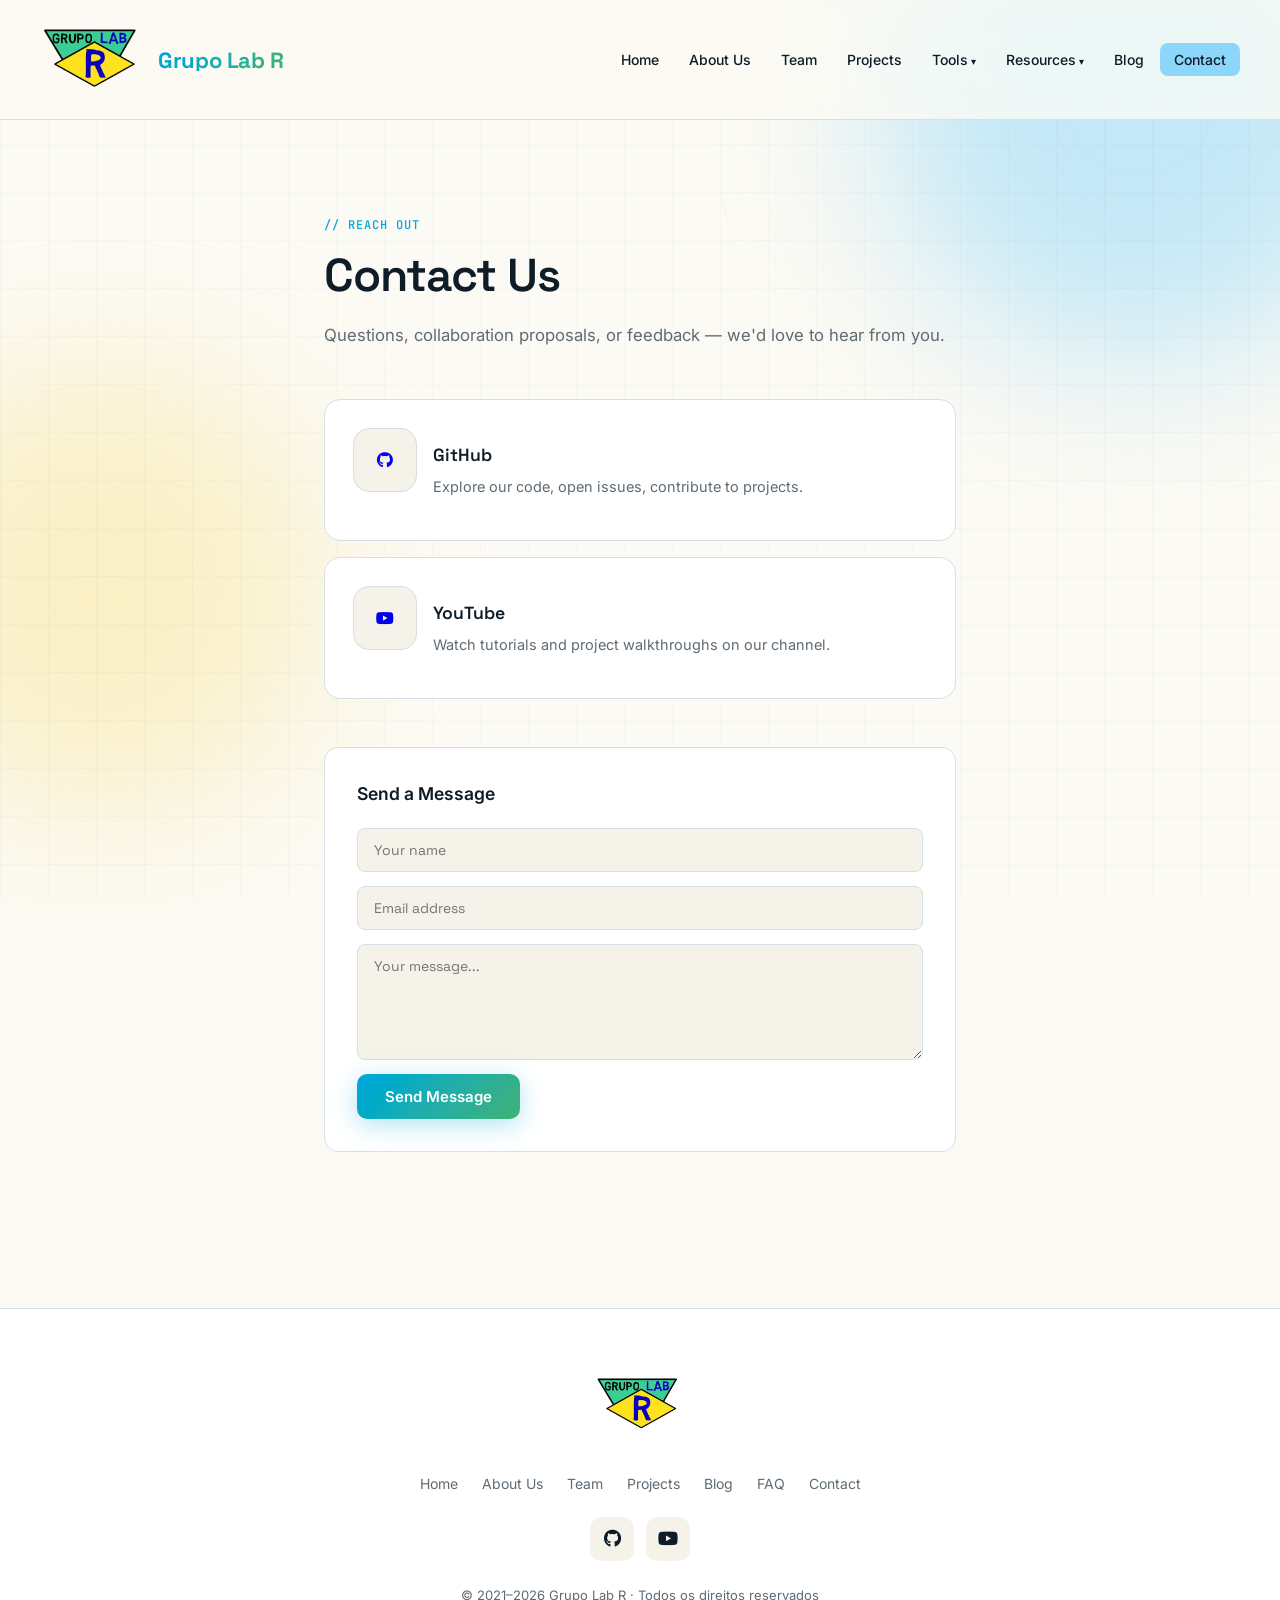
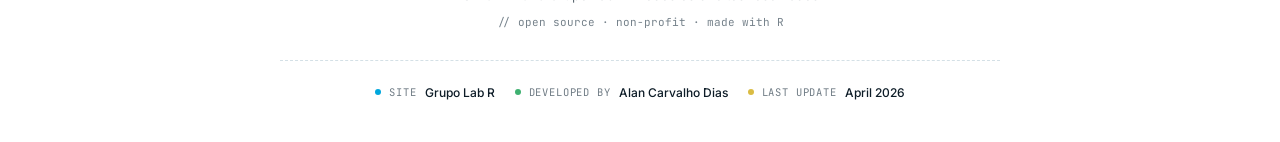
<file: Contact.html>
<!DOCTYPE html>
<html lang="pt-BR">
<head>
  <meta charset="utf-8"/>
  <meta name="viewport" content="width=device-width, initial-scale=1.0"/>
  <title>Contato | Grupo Lab R</title>
  <meta name="description" content="Entre em contato com o Grupo Lab R. Envie dúvidas, propostas de colaboração e feedback. Acesse também nosso GitHub e canal no YouTube para acompanhar projetos open source."/>
  <meta name="author" content="Grupo Lab R"/>
  <meta name="robots" content="index, follow, max-snippet:-1, max-image-preview:large"/>
  <link rel="canonical" href="https://grupolabr.com/Contact.html"/>
  <link rel="icon" type="image/png" href="imagens/logo_grupo_lab_r.png"/>
  <link rel="apple-touch-icon" href="imagens/logo_grupo_lab_r.png"/>
  <meta property="og:type" content="website"/>
  <meta property="og:site_name" content="Grupo Lab R"/>
  <meta property="og:locale" content="pt_BR"/>
  <meta property="og:title" content="Contato | Grupo Lab R"/>
  <meta property="og:description" content="Entre em contato com o Grupo Lab R. Envie dúvidas, propostas de colaboração e feedback. Acesse também nosso GitHub e canal no YouTube para acompanhar projetos open source."/>
  <meta property="og:url" content="https://grupolabr.com/Contact.html"/>
  <meta property="og:image" content="https://grupolabr.com/imagens/logo_grupo_lab_r.png"/>
  <meta property="og:image:alt" content="Logo do Grupo Lab R"/>
  <meta name="twitter:card" content="summary_large_image"/>
  <meta name="twitter:title" content="Contato | Grupo Lab R"/>
  <meta name="twitter:description" content="Entre em contato com o Grupo Lab R. Envie dúvidas, propostas de colaboração e feedback. Acesse também nosso GitHub e canal no YouTube para acompanhar projetos open source."/>
  <meta name="twitter:image" content="https://grupolabr.com/imagens/logo_grupo_lab_r.png"/>
  <link rel="stylesheet" href="labr-style.css"/>
  <link rel="stylesheet" href="https://cdnjs.cloudflare.com/ajax/libs/font-awesome/6.4.2/css/all.min.css"/>
  <script defer src="labr-icons.js"></script>
  <script type="application/ld+json">[{"@context":"https://schema.org","@type":["Organization","EducationalOrganization"],"@id":"https://grupolabr.com/#organization","name":"Grupo Lab R","alternateName":["Grupo LabR","GrupoLabR","Grupo Lab-R","Lab R Group","LabR Group","LabRGroup","Lab-R Group","LabR","Lab R"],"url":"https://grupolabr.com/","logo":{"@type":"ImageObject","url":"https://grupolabr.com/imagens/logo_grupo_lab_r.png","width":512,"height":512},"image":"https://grupolabr.com/imagens/logo_grupo_lab_r.png","description":"Grupo Lab R (Lab R Group) é um coletivo voluntário e sem fins lucrativos de cientistas e profissionais de laboratório clínico que aplica a linguagem de programação R à gestão da qualidade, intervalos de referência, validação de métodos, controle estatístico de qualidade e inteligência artificial em medicina diagnóstica. The Lab R Group is a non-profit collective applying R programming to clinical laboratory quality.","foundingDate":"2021","foundingLocation":{"@type":"Place","name":"Brasil"},"areaServed":"Brasil","knowsAbout":["Linguagem R","R programming language","Laboratório clínico","Clinical Laboratory","Medicina diagnóstica","Diagnostic medicine","Controle de Qualidade Estatístico","Statistical Quality Control","Intervalos de Referência","Reference Intervals","Validação de Métodos","Method Validation","CLSI","IFCC","Regras de Westgard","Westgard Rules","Six Sigma laboratório","Biostatística","Biostatistics","Inteligência Artificial em saúde","Machine Learning medicina laboratorial","Shiny applications","R Shiny","ISO 15189","Gestão da qualidade laboratorial"],"sameAs":["https://github.com/labrgrupo","https://github.com/labrgrupo/site_labrgroup","https://www.youtube.com/@grupolabr4872"]},{"@context":"https://schema.org","@type":"WebSite","@id":"https://grupolabr.com/#website","name":"Grupo Lab R","alternateName":["Lab R Group","GrupoLabR","LabR Group"],"url":"https://grupolabr.com/","inLanguage":["pt-BR","en"],"publisher":{"@id":"https://grupolabr.com/#organization"},"potentialAction":{"@type":"SearchAction","target":"https://grupolabr.com/?q={search_term_string}","query-input":"required name=search_term_string"}},{"@context":"https://schema.org","@type":"BreadcrumbList","itemListElement":[{"@type":"ListItem","position":1,"name":"Início","item":"https://grupolabr.com/"},{"@type":"ListItem","position":2,"name":"Contato","item":"https://grupolabr.com/Contact.html"}]}]</script>
</head>
<body>
<nav class="labr-nav">
  <a href="index.html" class="nav-logo">
    <img src="imagens/logo_grupo_lab_r.png" alt="Lab R Group"/>
    <div class="brand-wrap">
      <span class="brand">Grupo Lab R</span>
      <span class="brand-sub">grupolabr.com</span>
    </div>
  </a>
  <ul class="nav-links">
    <li><a href="index.html">Home</a></li>
    <li><a href="About_us.html">About Us</a></li>
    <li><a href="Team.html">Team</a></li>
    <li><a href="Projects.html">Projects</a></li>
    <li class="has-drop"><a href="#">Tools</a>
      <div class="drop">
        <a href="LabRI_Packed.html">LabRI Packed</a>
        <a href="LabRI_chatbot.html">LabRI Chatbot</a>
      </div>
    </li>
    <li class="has-drop"><a href="#">Resources</a>
      <div class="drop">
        <a href="Book.html">Books</a>
        <a href="Presentations.html">Presentations</a>
  <a href="FAQ.html">FAQ</a>
      </div>
    </li>
    <li><a href="Blog.html">Blog</a></li>
    <li><a href="Contact.html" class="active">Contact</a></li>
  </ul>
  <button class="nav-hamburger" id="hamburger"><span></span><span></span><span></span></button>
</nav>
<div class="nav-mobile" id="mobileNav">
  <a href="index.html">Home</a><a href="About_us.html">About Us</a><a href="Team.html">Team</a>
  <a href="Projects.html">Projects</a><a href="Blog.html">Blog</a>
    <a href="FAQ.html">FAQ</a>
    <a href="Contact.html">Contact</a>
</div>

<div class="page">
  <section class="section" style="max-width:680px;">
    <div class="section-label">// reach out</div>
    <h1 class="section-title">Contact Us</h1>
    <p class="section-body" style="margin-bottom:48px;">Questions, collaboration proposals, or feedback — we'd love to hear from you.</p>

    <div style="display:flex; flex-direction:column; gap:16px; margin-bottom:48px;">
      <a href="https://github.com/labrgrupo/site_labrgroup" target="_blank" class="card" style="display:flex;align-items:center;gap:16px;text-decoration:none;">
        <div class="card-icon" style="flex-shrink:0;"><i class="fab fa-github"></i></div>
        <div><h3 style="margin-bottom:4px;">GitHub</h3><p>Explore our code, open issues, contribute to projects.</p></div>
      </a>
      <a href="https://www.youtube.com/@grupolabr4872/videos" target="_blank" class="card" style="display:flex;align-items:center;gap:16px;text-decoration:none;">
        <div class="card-icon cyan" style="flex-shrink:0;"><i class="fab fa-youtube"></i></div>
        <div><h3 style="margin-bottom:4px;">YouTube</h3><p>Watch tutorials and project walkthroughs on our channel.</p></div>
      </a>
    </div>

    <div style="background:var(--bg2);border:1px solid var(--border);border-radius:14px;padding:32px;">
      <h2 style="font-size:1.1rem;font-weight:600;margin-bottom:20px;">Send a Message</h2>
      <form style="display:flex;flex-direction:column;gap:14px;">
        <input type="text" placeholder="Your name" style="background:var(--bg3);border:1px solid var(--border);border-radius:8px;padding:12px 16px;color:var(--text);font-family:var(--font);font-size:14px;outline:none;"/>
        <input type="email" placeholder="Email address" style="background:var(--bg3);border:1px solid var(--border);border-radius:8px;padding:12px 16px;color:var(--text);font-family:var(--font);font-size:14px;outline:none;"/>
        <textarea rows="5" placeholder="Your message..." style="background:var(--bg3);border:1px solid var(--border);border-radius:8px;padding:12px 16px;color:var(--text);font-family:var(--font);font-size:14px;outline:none;resize:vertical;"></textarea>
        <button type="submit" class="btn-primary" style="align-self:flex-start;">Send Message</button>
      </form>
    </div>
  </section>
</div>

<footer class="labr-footer">
  <div class="footer-logo"><img src="imagens/logo_grupo_lab_r.png" alt="Lab R Group"/></div>
  <div class="footer-links">
    <a href="index.html">Home</a>
    <a href="About_us.html">About Us</a>
    <a href="Team.html">Team</a>
    <a href="Projects.html">Projects</a>
    <a href="Blog.html">Blog</a>
    <a href="FAQ.html">FAQ</a>
    <a href="Contact.html">Contact</a>
  </div>
  <div class="footer-social">
    <a href="https://github.com/labrgrupo/site_labrgroup" title="GitHub"><i class="fab fa-github"></i></a>
    <a href="https://www.youtube.com/@grupolabr4872/videos" title="YouTube"><i class="fab fa-youtube"></i></a>
  </div>
  <div class="footer-copy">© 2021–2026 Grupo Lab R · Todos os direitos reservados</div>
  <div class="footer-mono">// open source · non-profit · made with R</div>
  <div class="footer-meta">
    <span class="meta-item"><span class="dot"></span><span class="meta-label">Site</span><span class="meta-value">Grupo Lab R</span></span>
    <span class="meta-item"><span class="dot"></span><span class="meta-label">Developed by</span><span class="meta-value">Alan Carvalho Dias</span></span>
    <span class="meta-item"><span class="dot"></span><span class="meta-label">Last update</span><span class="meta-value">April 2026</span></span>
  </div>
</footer>
<script>document.getElementById('hamburger').addEventListener('click',()=>document.getElementById('mobileNav').classList.toggle('open'));</script>
<script>
  // Nav auto-hide on scroll
  (function(){
    const nav = document.querySelector('.labr-nav');
    let last = 0;
    window.addEventListener('scroll', () => {
      const y = window.scrollY;
      nav.classList.toggle('scrolled', y > 40);
      if (y > last && y > 140) nav.classList.add('hidden');
      else nav.classList.remove('hidden');
      last = y;
    }, { passive: true });
  })();</script>
<script src="labr-nav.js"></script>
</body>
</html>
</file>
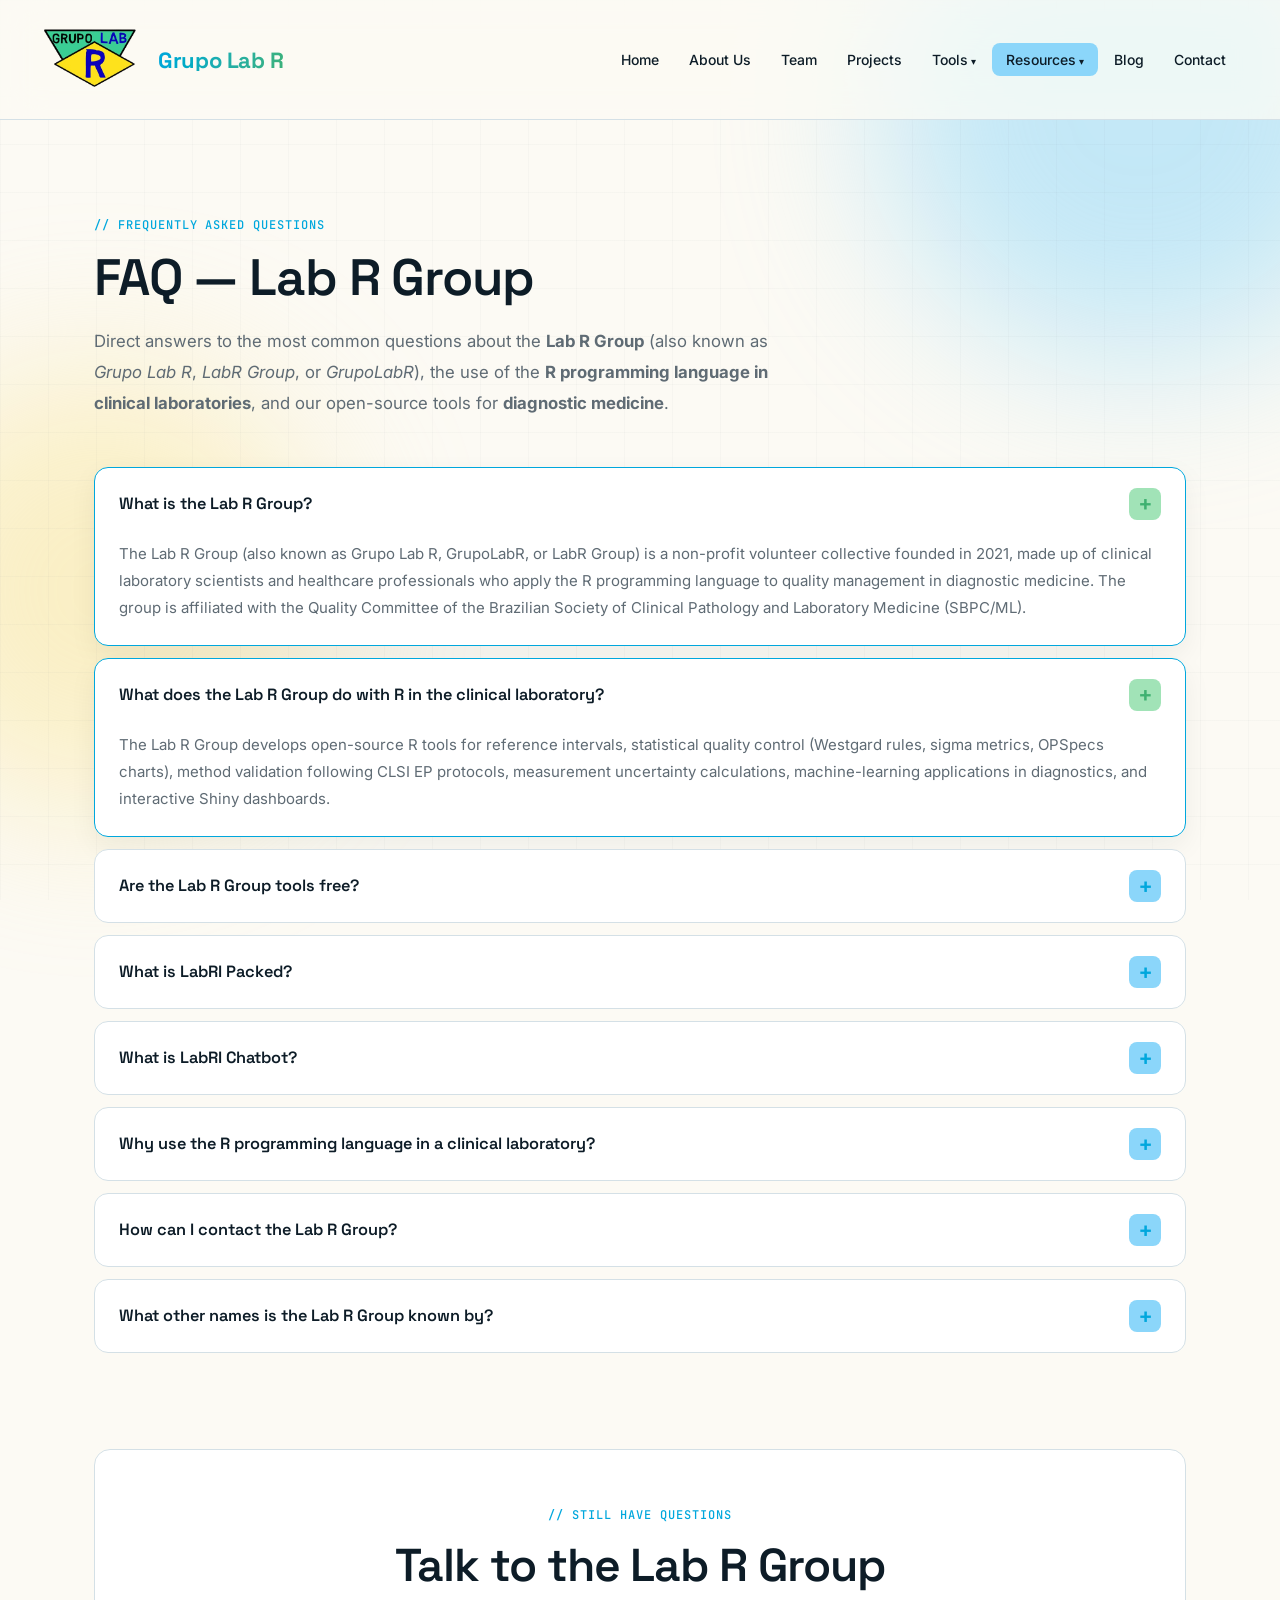
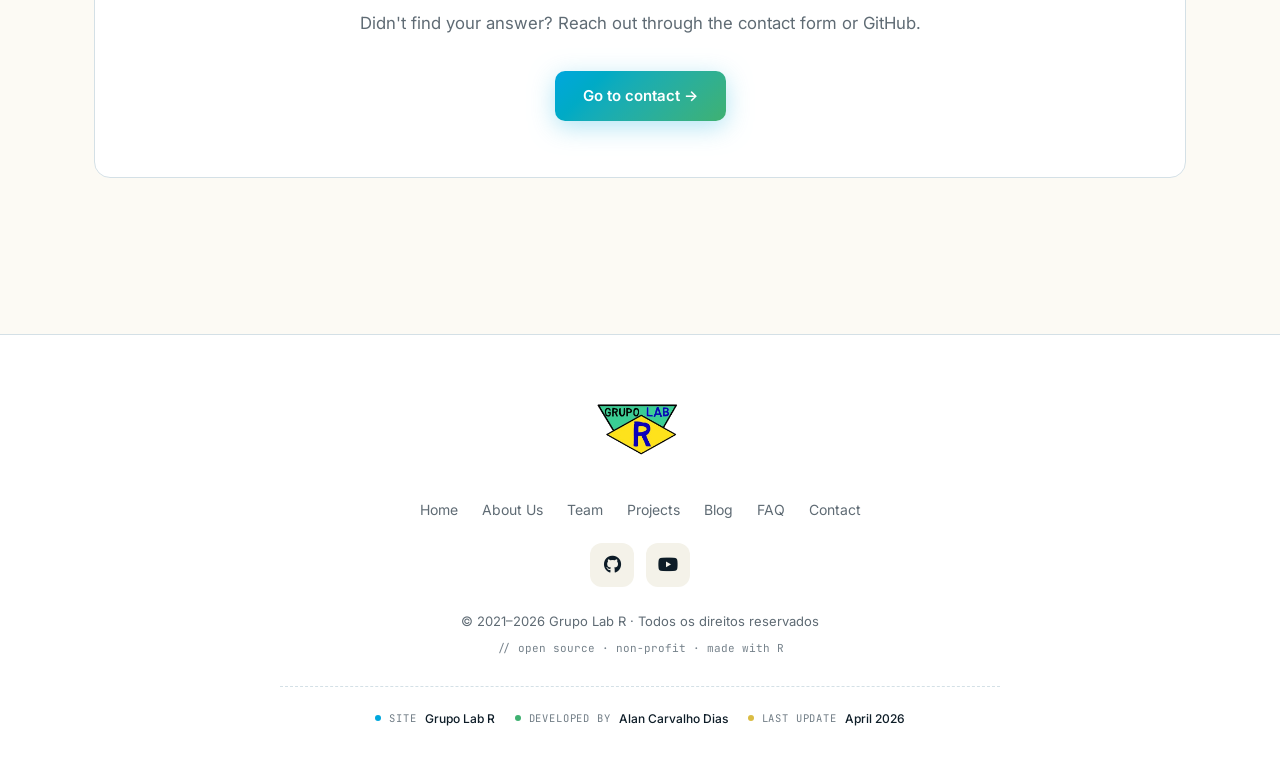
<file: FAQ.html>
<!DOCTYPE html>
<html lang="en">
<head>
  <meta charset="utf-8"/>
  <meta name="viewport" content="width=device-width, initial-scale=1.0"/>
  <title>FAQ — Lab R Group | Grupo Lab R</title>
  <meta name="description" content="Frequently asked questions about the Lab R Group (Grupo Lab R): what we do, our open-source R tools for clinical laboratories, LabRI Packed, LabRI Chatbot, and using R programming in diagnostic medicine."/>
  <meta name="author" content="Grupo Lab R"/>
  <meta name="robots" content="index, follow, max-snippet:-1, max-image-preview:large"/>
  <link rel="canonical" href="https://grupolabr.com/FAQ.html"/>
  <link rel="icon" type="image/png" href="imagens/logo_grupo_lab_r.png"/>
  <link rel="apple-touch-icon" href="imagens/logo_grupo_lab_r.png"/>
  <meta property="og:type" content="website"/>
  <meta property="og:site_name" content="Grupo Lab R"/>
  <meta property="og:locale" content="en_US"/>
  <meta property="og:locale:alternate" content="pt_BR"/>
  <meta property="og:title" content="FAQ — Lab R Group"/>
  <meta property="og:description" content="Answers to the most common questions about the Lab R Group: our projects, R tools, and the use of R programming in clinical laboratories."/>
  <meta property="og:url" content="https://grupolabr.com/FAQ.html"/>
  <meta property="og:image" content="https://grupolabr.com/imagens/logo_grupo_lab_r.png"/>
  <meta property="og:image:alt" content="Logo do Grupo Lab R"/>
  <meta name="twitter:card" content="summary_large_image"/>
  <meta name="twitter:title" content="FAQ — Lab R Group"/>
  <meta name="twitter:description" content="Frequently asked questions about the Lab R Group and R programming in clinical laboratories."/>
  <meta name="twitter:image" content="https://grupolabr.com/imagens/logo_grupo_lab_r.png"/>
  <link rel="stylesheet" href="labr-style.css"/>
  <link rel="stylesheet" href="https://cdnjs.cloudflare.com/ajax/libs/font-awesome/6.4.2/css/all.min.css"/>
  <script defer src="labr-icons.js"></script>
  <script type="application/ld+json">[{"@context":"https://schema.org","@type":["Organization","EducationalOrganization"],"@id":"https://grupolabr.com/#organization","name":"Grupo Lab R","alternateName":["Grupo LabR","GrupoLabR","Grupo Lab-R","Lab R Group","LabR Group","LabRGroup","Lab-R Group","LabR","Lab R"],"url":"https://grupolabr.com/","logo":{"@type":"ImageObject","url":"https://grupolabr.com/imagens/logo_grupo_lab_r.png","width":512,"height":512},"image":"https://grupolabr.com/imagens/logo_grupo_lab_r.png","description":"Grupo Lab R (Lab R Group) é um coletivo voluntário e sem fins lucrativos de cientistas e profissionais de laboratório clínico que aplica a linguagem de programação R à gestão da qualidade, intervalos de referência, validação de métodos, controle estatístico de qualidade e inteligência artificial em medicina diagnóstica. The Lab R Group is a non-profit collective applying R programming to clinical laboratory quality.","foundingDate":"2021","foundingLocation":{"@type":"Place","name":"Brasil"},"areaServed":"Brasil","knowsAbout":["Linguagem R","R programming language","Laboratório clínico","Clinical Laboratory","Medicina diagnóstica","Diagnostic medicine","Controle de Qualidade Estatístico","Statistical Quality Control","Intervalos de Referência","Reference Intervals","Validação de Métodos","Method Validation","CLSI","IFCC","Regras de Westgard","Westgard Rules","Six Sigma laboratório","Biostatística","Biostatistics","Inteligência Artificial em saúde","Machine Learning medicina laboratorial","Shiny applications","R Shiny","ISO 15189","Gestão da qualidade laboratorial"],"sameAs":["https://github.com/labrgrupo","https://github.com/labrgrupo/site_labrgroup","https://www.youtube.com/@grupolabr4872"]},{"@context":"https://schema.org","@type":"WebSite","@id":"https://grupolabr.com/#website","name":"Grupo Lab R","alternateName":["Lab R Group","GrupoLabR","LabR Group"],"url":"https://grupolabr.com/","inLanguage":["pt-BR","en"],"publisher":{"@id":"https://grupolabr.com/#organization"},"potentialAction":{"@type":"SearchAction","target":"https://grupolabr.com/?q={search_term_string}","query-input":"required name=search_term_string"}},{"@context":"https://schema.org","@type":"BreadcrumbList","itemListElement":[{"@type":"ListItem","position":1,"name":"Home","item":"https://grupolabr.com/"},{"@type":"ListItem","position":2,"name":"FAQ","item":"https://grupolabr.com/FAQ.html"}]},{"@context":"https://schema.org","@type":"FAQPage","inLanguage":"en","mainEntity":[{"@type":"Question","name":"What is the Lab R Group?","acceptedAnswer":{"@type":"Answer","text":"The Lab R Group (also known as Grupo Lab R, GrupoLabR, or LabR Group) is a non-profit volunteer collective founded in 2021, made up of clinical laboratory scientists and healthcare professionals who apply the R programming language to quality management in diagnostic medicine. The group is affiliated with the Quality Committee of the Brazilian Society of Clinical Pathology and Laboratory Medicine (SBPC/ML)."}},{"@type":"Question","name":"What does the Lab R Group do with R in the clinical laboratory?","acceptedAnswer":{"@type":"Answer","text":"The Lab R Group develops open-source R tools for reference intervals, statistical quality control (Westgard rules, sigma metrics, OPSpecs charts), method validation following CLSI EP protocols, measurement uncertainty calculations, machine-learning applications in diagnostics, and interactive Shiny dashboards."}},{"@type":"Question","name":"Are the Lab R Group tools free?","acceptedAnswer":{"@type":"Answer","text":"Yes. All tools developed by the Lab R Group are 100% free and open source. The source code is published on GitHub, and any clinical laboratory — regardless of size — is welcome to use, adapt, and contribute to it."}},{"@type":"Question","name":"What is LabRI Packed?","acceptedAnswer":{"@type":"Answer","text":"LabRI Packed is a Shiny application developed by the Lab R Group to compute reference intervals in clinical laboratories using robust statistical methods (Horn, refineR, Tukey), automated age- and sex-partitioning tests (Harris–Boyd, Lahti), and full compliance with the CLSI EP28-A3c and IFCC C28-A3 guidelines."}},{"@type":"Question","name":"What is LabRI Chatbot?","acceptedAnswer":{"@type":"Answer","text":"LabRI Chatbot is an AI assistant created by the Lab R Group that answers questions about reference intervals, statistical methods, and laboratory quality. All responses are grounded in peer-reviewed scientific literature and the IFCC and CLSI guidelines."}},{"@type":"Question","name":"Why use the R programming language in a clinical laboratory?","acceptedAnswer":{"@type":"Answer","text":"R is free, open source, and widely adopted in biostatistics, with specialized packages for laboratory analysis (such as refineR for reference intervals). R enables reproducible analyses, automated reports, and web apps through Shiny — aligning with ISO 15189 and traceability requirements in diagnostic medicine."}},{"@type":"Question","name":"How can I contact the Lab R Group?","acceptedAnswer":{"@type":"Answer","text":"You can reach the Lab R Group through the contact page on grupolabr.com, the GitHub repository, or our official YouTube channel. Collaborations with clinical laboratory professionals, biostatisticians, and R developers are very welcome."}},{"@type":"Question","name":"What other names is the Lab R Group known by?","acceptedAnswer":{"@type":"Answer","text":"The Lab R Group is also known as Grupo Lab R, GrupoLabR, LabR Group, Grupo LabR, Grupo Lab-R, and Lab-R Group. All of these variations refer to the same non-profit volunteer collective affiliated with SBPC/ML."}}]}]</script>
</head>
<body>
<nav class="labr-nav">
  <a href="index.html" class="nav-logo">
    <img src="imagens/logo_grupo_lab_r.png" alt="Grupo Lab R — Lab R Group"/>
    <div class="brand-wrap">
      <span class="brand">Grupo Lab R</span>
      <span class="brand-sub">grupolabr.com</span>
    </div>
  </a>
  <ul class="nav-links">
    <li><a href="index.html">Home</a></li>
    <li><a href="About_us.html">About Us</a></li>
    <li><a href="Team.html">Team</a></li>
    <li><a href="Projects.html">Projects</a></li>
    <li class="has-drop">
      <a href="#">Tools</a>
      <div class="drop">
        <a href="LabRI_Packed.html"><i class="fa fa-cogs" style="width:16px"></i> LabRI Packed</a>
        <a href="LabRI_chatbot.html"><i class="fa fa-robot" style="width:16px"></i> LabRI Chatbot</a>
      </div>
    </li>
    <li class="has-drop">
      <a href="#">Resources</a>
      <div class="drop">
        <a href="Book.html"><i class="fa fa-book" style="width:16px"></i> Books</a>
        <a href="Presentations.html"><i class="fa fa-desktop" style="width:16px"></i> Presentations</a>
        <a href="FAQ.html"><i class="fa fa-question-circle" style="width:16px"></i> FAQ</a>
      </div>
    </li>
    <li><a href="Blog.html">Blog</a></li>
    <li><a href="Contact.html">Contact</a></li>
  </ul>
  <button class="nav-hamburger" id="hamburger" aria-label="Menu">
    <span></span><span></span><span></span>
  </button>
</nav>
<div class="nav-mobile" id="mobileNav">
  <a href="index.html">Home</a>
  <a href="About_us.html">About Us</a>
  <a href="Team.html">Team</a>
  <a href="Projects.html">Projects</a>
  <a href="LabRI_Packed.html">LabRI Packed</a>
  <a href="LabRI_chatbot.html">LabRI Chatbot</a>
  <a href="Book.html">Books</a>
  <a href="Presentations.html">Presentations</a>
  <a href="FAQ.html">FAQ</a>
  <a href="Blog.html">Blog</a>
  <a href="Contact.html">Contact</a>
</div>
<div class="page">
  <section class="section" style="padding-bottom:0;">
    <div class="section-label">// frequently asked questions</div>
    <h1 class="section-title" style="font-size:clamp(2rem,4vw,3.2rem);">FAQ — Lab R Group</h1>
    <p class="section-body">Direct answers to the most common questions about the <strong>Lab R Group</strong> (also known as <em>Grupo Lab R</em>, <em>LabR Group</em>, or <em>GrupoLabR</em>), the use of the <strong>R programming language in clinical laboratories</strong>, and our open-source tools for <strong>diagnostic medicine</strong>.</p>
  </section>

  <section class="section" style="padding-top:48px;">
    <div class="faq-list">
      
      <details class="faq-item" open>
        <summary><span class="faq-q">What is the Lab R Group?</span><span class="faq-toggle">+</span></summary>
        <div class="faq-a">The Lab R Group (also known as Grupo Lab R, GrupoLabR, or LabR Group) is a non-profit volunteer collective founded in 2021, made up of clinical laboratory scientists and healthcare professionals who apply the R programming language to quality management in diagnostic medicine. The group is affiliated with the Quality Committee of the Brazilian Society of Clinical Pathology and Laboratory Medicine (SBPC/ML).</div>
      </details>
      <details class="faq-item" open>
        <summary><span class="faq-q">What does the Lab R Group do with R in the clinical laboratory?</span><span class="faq-toggle">+</span></summary>
        <div class="faq-a">The Lab R Group develops open-source R tools for reference intervals, statistical quality control (Westgard rules, sigma metrics, OPSpecs charts), method validation following CLSI EP protocols, measurement uncertainty calculations, machine-learning applications in diagnostics, and interactive Shiny dashboards.</div>
      </details>
      <details class="faq-item">
        <summary><span class="faq-q">Are the Lab R Group tools free?</span><span class="faq-toggle">+</span></summary>
        <div class="faq-a">Yes. All tools developed by the Lab R Group are 100% free and open source. The source code is published on GitHub, and any clinical laboratory — regardless of size — is welcome to use, adapt, and contribute to it.</div>
      </details>
      <details class="faq-item">
        <summary><span class="faq-q">What is LabRI Packed?</span><span class="faq-toggle">+</span></summary>
        <div class="faq-a">LabRI Packed is a Shiny application developed by the Lab R Group to compute reference intervals in clinical laboratories using robust statistical methods (Horn, refineR, Tukey), automated age- and sex-partitioning tests (Harris–Boyd, Lahti), and full compliance with the CLSI EP28-A3c and IFCC C28-A3 guidelines.</div>
      </details>
      <details class="faq-item">
        <summary><span class="faq-q">What is LabRI Chatbot?</span><span class="faq-toggle">+</span></summary>
        <div class="faq-a">LabRI Chatbot is an AI assistant created by the Lab R Group that answers questions about reference intervals, statistical methods, and laboratory quality. All responses are grounded in peer-reviewed scientific literature and the IFCC and CLSI guidelines.</div>
      </details>
      <details class="faq-item">
        <summary><span class="faq-q">Why use the R programming language in a clinical laboratory?</span><span class="faq-toggle">+</span></summary>
        <div class="faq-a">R is free, open source, and widely adopted in biostatistics, with specialized packages for laboratory analysis (such as refineR for reference intervals). R enables reproducible analyses, automated reports, and web apps through Shiny — aligning with ISO 15189 and traceability requirements in diagnostic medicine.</div>
      </details>
      <details class="faq-item">
        <summary><span class="faq-q">How can I contact the Lab R Group?</span><span class="faq-toggle">+</span></summary>
        <div class="faq-a">You can reach the Lab R Group through the contact page on grupolabr.com, the GitHub repository, or our official YouTube channel. Collaborations with clinical laboratory professionals, biostatisticians, and R developers are very welcome.</div>
      </details>
      <details class="faq-item">
        <summary><span class="faq-q">What other names is the Lab R Group known by?</span><span class="faq-toggle">+</span></summary>
        <div class="faq-a">The Lab R Group is also known as Grupo Lab R, GrupoLabR, LabR Group, Grupo LabR, Grupo Lab-R, and Lab-R Group. All of these variations refer to the same non-profit volunteer collective affiliated with SBPC/ML.</div>
      </details>
    </div>
  </section>

  <section class="section" style="padding-top:0; text-align:center;">
    <div style="background:var(--bg2); border:1px solid var(--border); border-radius:16px; padding:56px 32px;">
      <div class="section-label" style="text-align:center;">// still have questions</div>
      <h2 class="section-title" style="text-align:center; margin:0 auto 16px;">Talk to the Lab R Group</h2>
      <p class="section-body" style="margin:0 auto 32px;">Didn't find your answer? Reach out through the contact form or GitHub.</p>
      <a href="Contact.html" class="btn-primary">Go to contact →</a>
    </div>
  </section>
</div>
<footer class="labr-footer">
  <div class="footer-logo"><img src="imagens/logo_grupo_lab_r.png" alt="Lab R Group"/></div>
  <div class="footer-links">
    <a href="index.html">Home</a>
    <a href="About_us.html">About Us</a>
    <a href="Team.html">Team</a>
    <a href="Projects.html">Projects</a>
    <a href="Blog.html">Blog</a>
    <a href="FAQ.html">FAQ</a>
    <a href="Contact.html">Contact</a>
  </div>
  <div class="footer-social">
    <a href="https://github.com/labrgrupo/site_labrgroup" title="GitHub"><i class="fab fa-github"></i></a>
    <a href="https://www.youtube.com/@grupolabr4872/videos" title="YouTube"><i class="fab fa-youtube"></i></a>
  </div>
  <div class="footer-copy">© 2021–2026 Grupo Lab R · Todos os direitos reservados</div>
  <div class="footer-mono">// open source · non-profit · made with R</div>
  <div class="footer-meta">
    <span class="meta-item"><span class="dot"></span><span class="meta-label">Site</span><span class="meta-value">Grupo Lab R</span></span>
    <span class="meta-item"><span class="dot"></span><span class="meta-label">Developed by</span><span class="meta-value">Alan Carvalho Dias</span></span>
    <span class="meta-item"><span class="dot"></span><span class="meta-label">Last update</span><span class="meta-value">April 2026</span></span>
  </div>
</footer>
<script>
  document.getElementById('hamburger').addEventListener('click',()=>document.getElementById('mobileNav').classList.toggle('open'));
  (function(){const nav=document.querySelector('.labr-nav');let last=0;window.addEventListener('scroll',()=>{const y=window.scrollY;nav.classList.toggle('scrolled',y>40);if(y>last&&y>140)nav.classList.add('hidden');else nav.classList.remove('hidden');last=y;},{passive:true});})();
  document.querySelectorAll('.faq-item').forEach(item => {
    item.addEventListener('toggle', () => {
      const t = item.querySelector('.faq-toggle');
      t.textContent = item.open ? '−' : '+';
    });
  });
</script>
<script src="labr-nav.js"></script>
</body>
</html>
</file>
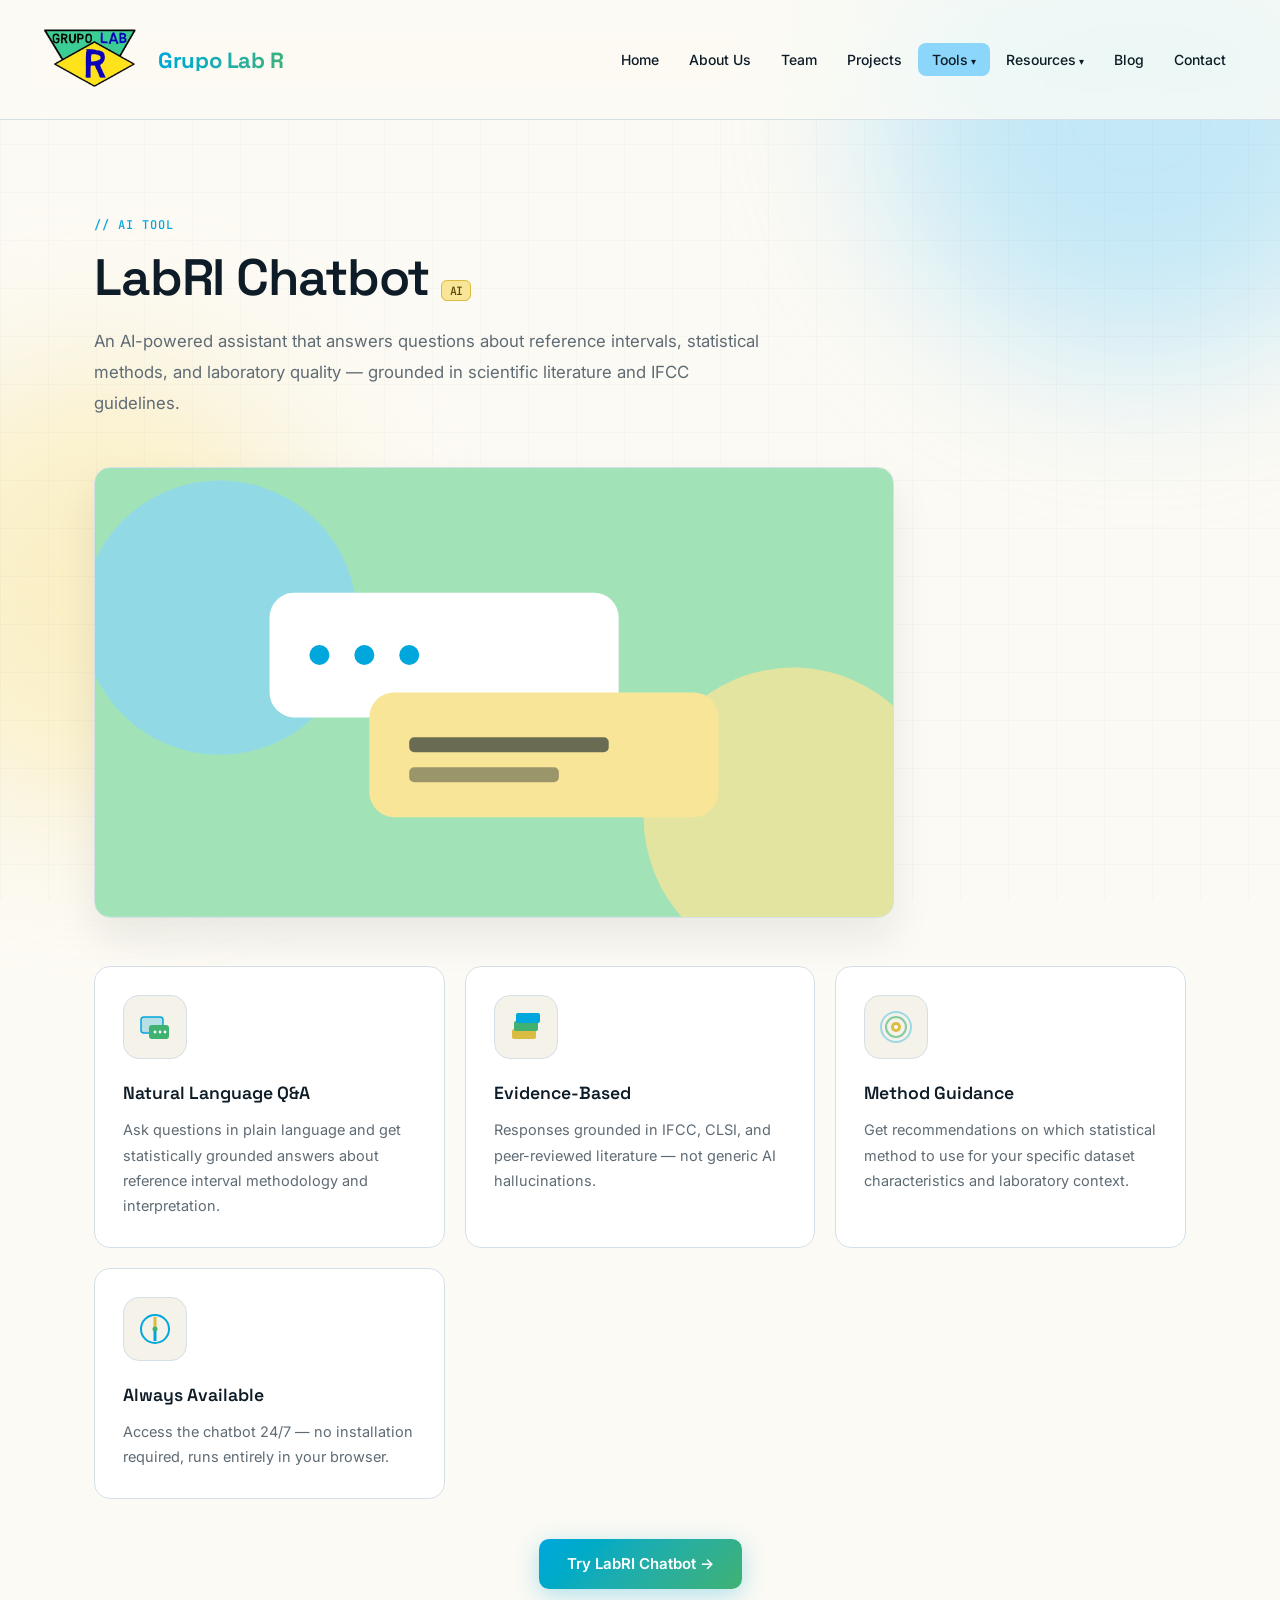
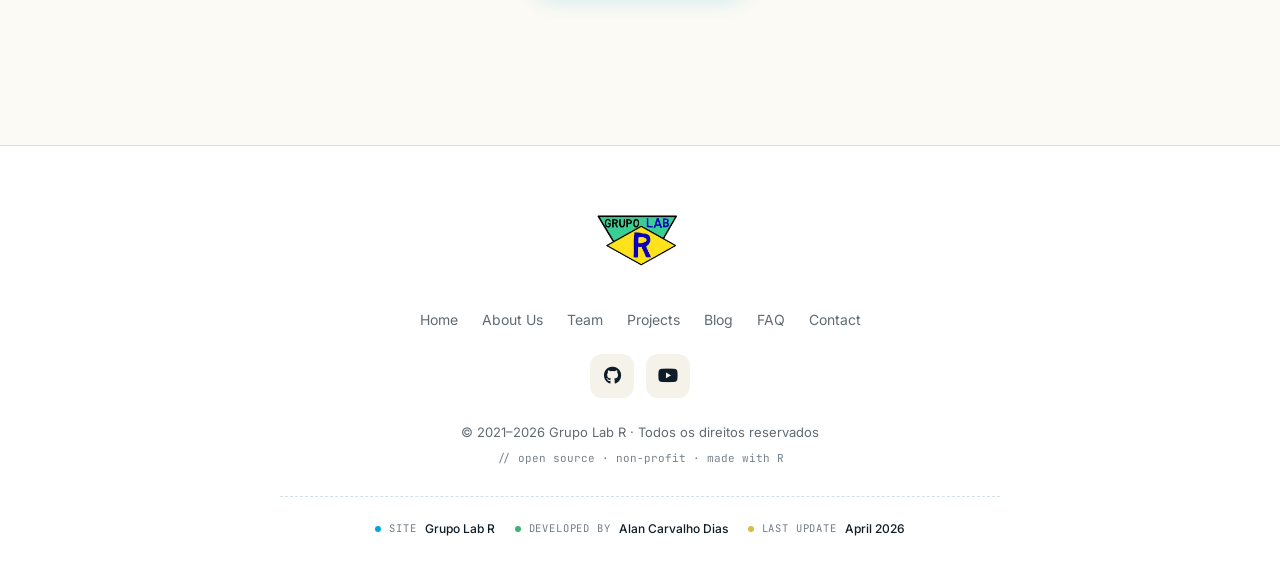
<file: LabRI_chatbot.html>
<!DOCTYPE html>
<html lang="pt-BR">
<head>
  <meta charset="utf-8"/>
  <meta name="viewport" content="width=device-width, initial-scale=1.0"/>
  <title>LabRI Chatbot | Assistente de IA para Intervalos de Referência</title>
  <meta name="description" content="Chatbot com inteligência artificial do Grupo Lab R: tire dúvidas sobre intervalos de referência, métodos estatísticos e qualidade laboratorial com respostas baseadas em evidências IFCC/CLSI."/>
  <meta name="author" content="Grupo Lab R"/>
  <meta name="robots" content="index, follow, max-snippet:-1, max-image-preview:large"/>
  <link rel="canonical" href="https://grupolabr.com/LabRI_chatbot.html"/>
  <link rel="icon" type="image/png" href="imagens/logo_grupo_lab_r.png"/>
  <link rel="apple-touch-icon" href="imagens/logo_grupo_lab_r.png"/>
  <meta property="og:type" content="website"/>
  <meta property="og:site_name" content="Grupo Lab R"/>
  <meta property="og:locale" content="pt_BR"/>
  <meta property="og:title" content="LabRI Chatbot | Assistente de IA para Intervalos de Referência"/>
  <meta property="og:description" content="Chatbot com inteligência artificial do Grupo Lab R: tire dúvidas sobre intervalos de referência, métodos estatísticos e qualidade laboratorial com respostas baseadas em evidências IFCC/CLSI."/>
  <meta property="og:url" content="https://grupolabr.com/LabRI_chatbot.html"/>
  <meta property="og:image" content="https://grupolabr.com/imagens/logo_grupo_lab_r.png"/>
  <meta property="og:image:alt" content="Logo do Grupo Lab R"/>
  <meta name="twitter:card" content="summary_large_image"/>
  <meta name="twitter:title" content="LabRI Chatbot | Assistente de IA para Intervalos de Referência"/>
  <meta name="twitter:description" content="Chatbot com inteligência artificial do Grupo Lab R: tire dúvidas sobre intervalos de referência, métodos estatísticos e qualidade laboratorial com respostas baseadas em evidências IFCC/CLSI."/>
  <meta name="twitter:image" content="https://grupolabr.com/imagens/logo_grupo_lab_r.png"/>
  <link rel="stylesheet" href="labr-style.css"/>
  <link rel="stylesheet" href="https://cdnjs.cloudflare.com/ajax/libs/font-awesome/6.4.2/css/all.min.css"/>
  <script defer src="labr-icons.js"></script>
  <script type="application/ld+json">[{"@context":"https://schema.org","@type":["Organization","EducationalOrganization"],"@id":"https://grupolabr.com/#organization","name":"Grupo Lab R","alternateName":["Grupo LabR","GrupoLabR","Grupo Lab-R","Lab R Group","LabR Group","LabRGroup","Lab-R Group","LabR","Lab R"],"url":"https://grupolabr.com/","logo":{"@type":"ImageObject","url":"https://grupolabr.com/imagens/logo_grupo_lab_r.png","width":512,"height":512},"image":"https://grupolabr.com/imagens/logo_grupo_lab_r.png","description":"Grupo Lab R (Lab R Group) é um coletivo voluntário e sem fins lucrativos de cientistas e profissionais de laboratório clínico que aplica a linguagem de programação R à gestão da qualidade, intervalos de referência, validação de métodos, controle estatístico de qualidade e inteligência artificial em medicina diagnóstica. The Lab R Group is a non-profit collective applying R programming to clinical laboratory quality.","foundingDate":"2021","foundingLocation":{"@type":"Place","name":"Brasil"},"areaServed":"Brasil","knowsAbout":["Linguagem R","R programming language","Laboratório clínico","Clinical Laboratory","Medicina diagnóstica","Diagnostic medicine","Controle de Qualidade Estatístico","Statistical Quality Control","Intervalos de Referência","Reference Intervals","Validação de Métodos","Method Validation","CLSI","IFCC","Regras de Westgard","Westgard Rules","Six Sigma laboratório","Biostatística","Biostatistics","Inteligência Artificial em saúde","Machine Learning medicina laboratorial","Shiny applications","R Shiny","ISO 15189","Gestão da qualidade laboratorial"],"sameAs":["https://github.com/labrgrupo","https://github.com/labrgrupo/site_labrgroup","https://www.youtube.com/@grupolabr4872"]},{"@context":"https://schema.org","@type":"WebSite","@id":"https://grupolabr.com/#website","name":"Grupo Lab R","alternateName":["Lab R Group","GrupoLabR","LabR Group"],"url":"https://grupolabr.com/","inLanguage":["pt-BR","en"],"publisher":{"@id":"https://grupolabr.com/#organization"},"potentialAction":{"@type":"SearchAction","target":"https://grupolabr.com/?q={search_term_string}","query-input":"required name=search_term_string"}},{"@context":"https://schema.org","@type":"BreadcrumbList","itemListElement":[{"@type":"ListItem","position":1,"name":"Início","item":"https://grupolabr.com/"},{"@type":"ListItem","position":2,"name":"Projetos","item":"https://grupolabr.com/Projects.html"},{"@type":"ListItem","position":3,"name":"LabRI Chatbot","item":"https://grupolabr.com/LabRI_chatbot.html"}]}]</script>
</head>
<body>
<nav class="labr-nav">
  <a href="index.html" class="nav-logo">
    <img src="imagens/logo_grupo_lab_r.png" alt="Lab R Group"/>
    <div class="brand-wrap">
      <span class="brand">Grupo Lab R</span>
      <span class="brand-sub">grupolabr.com</span>
    </div>
  </a>
  <ul class="nav-links">
    <li><a href="index.html">Home</a></li>
    <li><a href="About_us.html">About Us</a></li>
    <li><a href="Team.html">Team</a></li>
    <li><a href="Projects.html">Projects</a></li>
    <li class="has-drop"><a href="#">Tools</a>
      <div class="drop">
        <a href="LabRI_Packed.html">LabRI Packed</a>
        <a href="LabRI_chatbot.html">LabRI Chatbot</a>
      </div>
    </li>
    <li class="has-drop"><a href="#">Resources</a>
      <div class="drop">
        <a href="Book.html">Books</a>
        <a href="Presentations.html">Presentations</a>
  <a href="FAQ.html">FAQ</a>
      </div>
    </li>
    <li><a href="Blog.html">Blog</a></li>
    <li><a href="Contact.html">Contact</a></li>
  </ul>
  <button class="nav-hamburger" id="hamburger"><span></span><span></span><span></span></button>
</nav>
<div class="nav-mobile" id="mobileNav">
  <a href="index.html">Home</a><a href="About_us.html">About Us</a><a href="Team.html">Team</a>
  <a href="Projects.html">Projects</a><a href="Blog.html">Blog</a>
    <a href="FAQ.html">FAQ</a>
    <a href="Contact.html">Contact</a>
</div>
<div class="page">
  <section class="section" style="padding-bottom:0;">
    <div class="section-label">// ai tool</div>
    <h1 class="section-title" style="font-size:clamp(2rem,4vw,3.2rem);">LabRI Chatbot <span class="chip">AI</span></h1>
    <p class="section-body">An AI-powered assistant that answers questions about reference intervals, statistical methods, and laboratory quality — grounded in scientific literature and IFCC guidelines.</p>
  </section>
  <section class="section" style="padding-top:48px;">
    <div class="about-img" style="margin-bottom:40px;max-width:800px;"><div class="card-banner" data-banner="chatbot"></div></div>
    <div class="cards-grid">
      <div class="card"><div class="card-icon" data-icon="chat"></div><h3>Natural Language Q&A</h3><p>Ask questions in plain language and get statistically grounded answers about reference interval methodology and interpretation.</p></div>
      <div class="card"><div class="card-icon cyan" data-icon="stack"></div><h3>Evidence-Based</h3><p>Responses grounded in IFCC, CLSI, and peer-reviewed literature — not generic AI hallucinations.</p></div>
      <div class="card"><div class="card-icon" data-icon="target"></div><h3>Method Guidance</h3><p>Get recommendations on which statistical method to use for your specific dataset characteristics and laboratory context.</p></div>
      <div class="card"><div class="card-icon cyan" data-icon="compass"></div><h3>Always Available</h3><p>Access the chatbot 24/7 — no installation required, runs entirely in your browser.</p></div>
    </div>
    <div style="margin-top:40px;text-align:center;">
      <a href="https://github.com/labrgrupo/site_labrgroup" class="btn-primary" target="_blank">Try LabRI Chatbot →</a>
    </div>
  </section>
</div>
<footer class="labr-footer">
  <div class="footer-logo"><img src="imagens/logo_grupo_lab_r.png" alt="Lab R Group"/></div>
  <div class="footer-links">
    <a href="index.html">Home</a>
    <a href="About_us.html">About Us</a>
    <a href="Team.html">Team</a>
    <a href="Projects.html">Projects</a>
    <a href="Blog.html">Blog</a>
    <a href="FAQ.html">FAQ</a>
    <a href="Contact.html">Contact</a>
  </div>
  <div class="footer-social">
    <a href="https://github.com/labrgrupo/site_labrgroup" title="GitHub"><i class="fab fa-github"></i></a>
    <a href="https://www.youtube.com/@grupolabr4872/videos" title="YouTube"><i class="fab fa-youtube"></i></a>
  </div>
  <div class="footer-copy">© 2021–2026 Grupo Lab R · Todos os direitos reservados</div>
  <div class="footer-mono">// open source · non-profit · made with R</div>
  <div class="footer-meta">
    <span class="meta-item"><span class="dot"></span><span class="meta-label">Site</span><span class="meta-value">Grupo Lab R</span></span>
    <span class="meta-item"><span class="dot"></span><span class="meta-label">Developed by</span><span class="meta-value">Alan Carvalho Dias</span></span>
    <span class="meta-item"><span class="dot"></span><span class="meta-label">Last update</span><span class="meta-value">April 2026</span></span>
  </div>
</footer>
<script>document.getElementById('hamburger').addEventListener('click',()=>document.getElementById('mobileNav').classList.toggle('open'));</script>
<script>
  // Nav auto-hide on scroll
  (function(){
    const nav = document.querySelector('.labr-nav');
    let last = 0;
    window.addEventListener('scroll', () => {
      const y = window.scrollY;
      nav.classList.toggle('scrolled', y > 40);
      if (y > last && y > 140) nav.classList.add('hidden');
      else nav.classList.remove('hidden');
      last = y;
    }, { passive: true });
  })();</script>
<script src="labr-nav.js"></script>
</body></html>
</file>
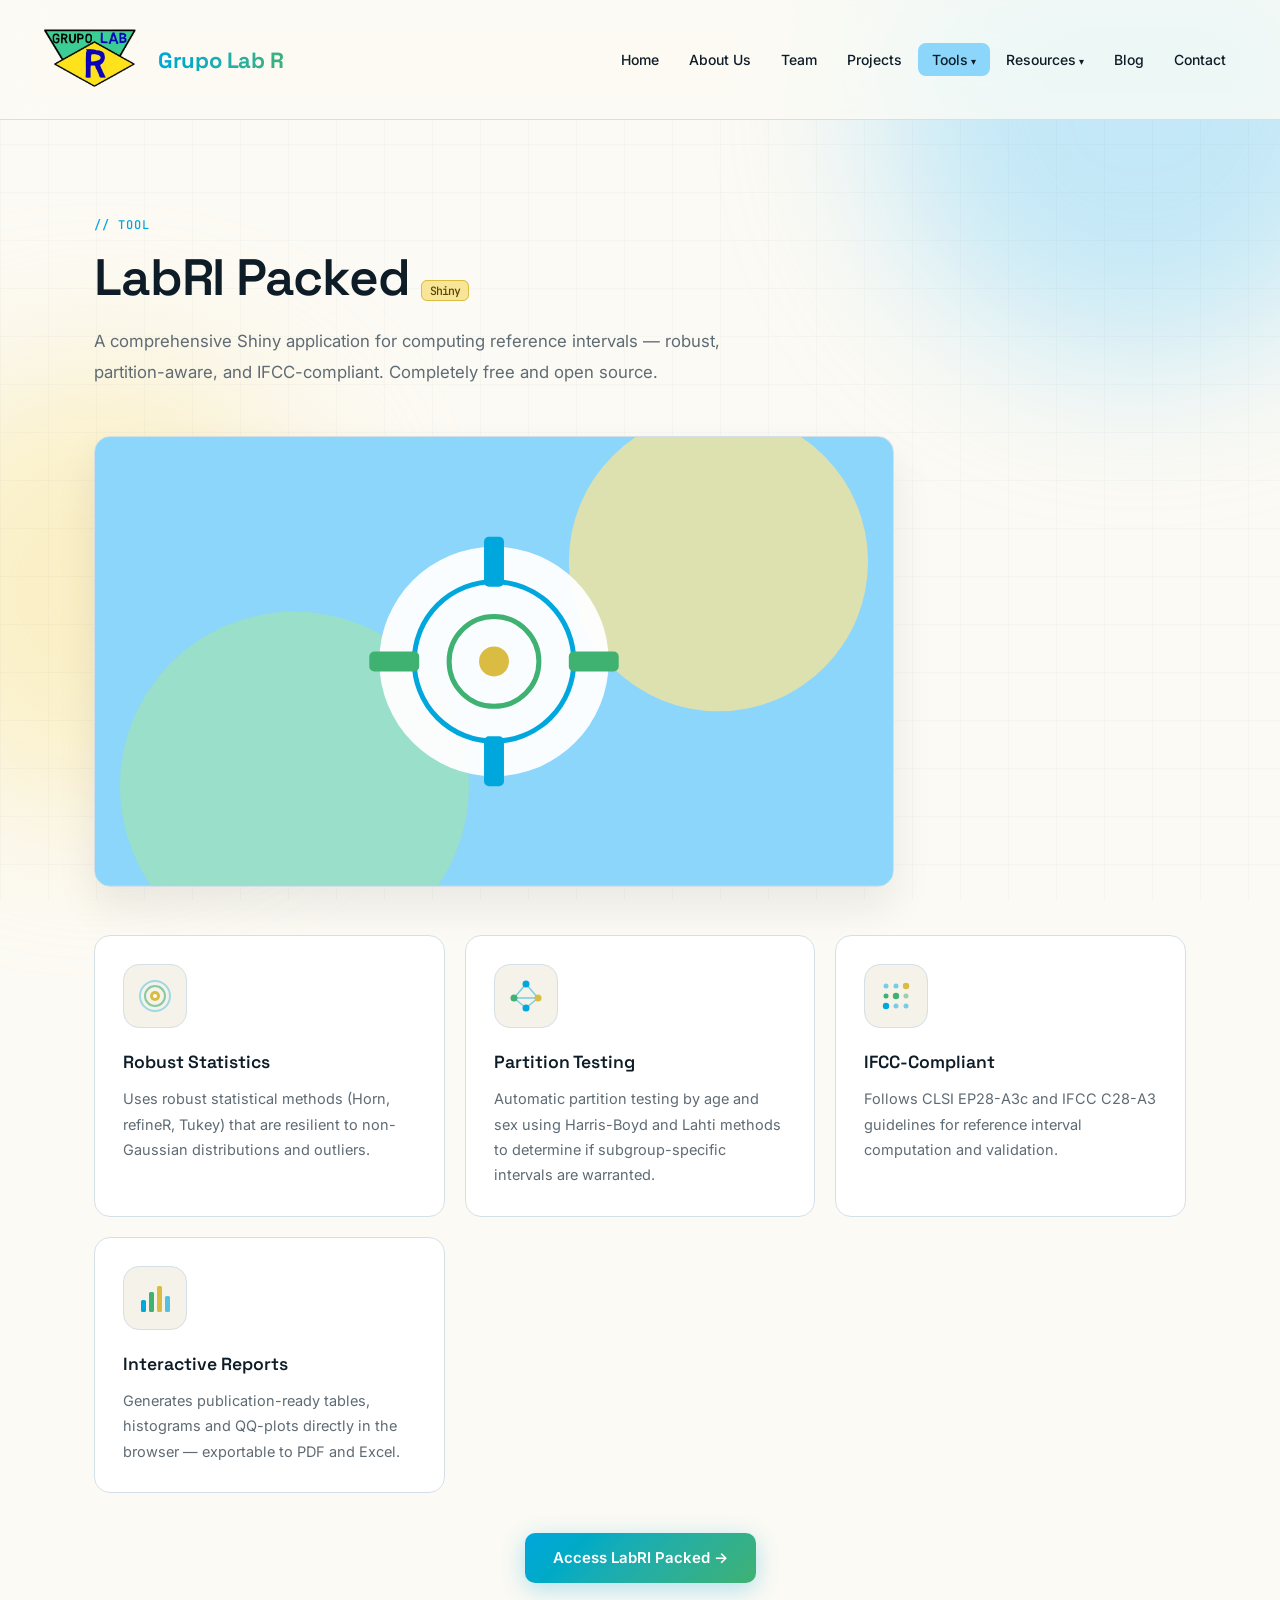
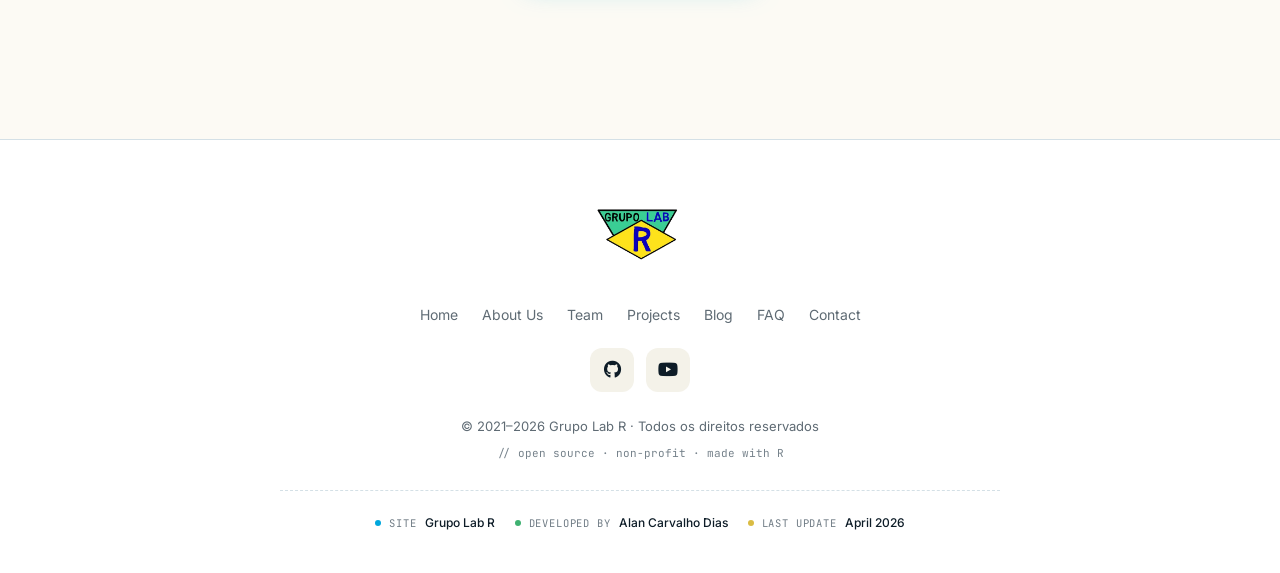
<file: LabRI_Packed.html>
<!DOCTYPE html>
<html lang="pt-BR">
<head>
  <meta charset="utf-8"/>
  <meta name="viewport" content="width=device-width, initial-scale=1.0"/>
  <title>LabRI Packed | Aplicativo Shiny para Intervalos de Referência</title>
  <meta name="description" content="LabRI Packed: aplicativo Shiny gratuito e open source para cálculo de intervalos de referência com estatísticas robustas, testes de partição e conformidade IFCC / CLSI EP28-A3c."/>
  <meta name="author" content="Grupo Lab R"/>
  <meta name="robots" content="index, follow, max-snippet:-1, max-image-preview:large"/>
  <link rel="canonical" href="https://grupolabr.com/LabRI_Packed.html"/>
  <link rel="icon" type="image/png" href="imagens/logo_grupo_lab_r.png"/>
  <link rel="apple-touch-icon" href="imagens/logo_grupo_lab_r.png"/>
  <meta property="og:type" content="website"/>
  <meta property="og:site_name" content="Grupo Lab R"/>
  <meta property="og:locale" content="pt_BR"/>
  <meta property="og:title" content="LabRI Packed | Aplicativo Shiny para Intervalos de Referência"/>
  <meta property="og:description" content="LabRI Packed: aplicativo Shiny gratuito e open source para cálculo de intervalos de referência com estatísticas robustas, testes de partição e conformidade IFCC / CLSI EP28-A3c."/>
  <meta property="og:url" content="https://grupolabr.com/LabRI_Packed.html"/>
  <meta property="og:image" content="https://grupolabr.com/imagens/logo_grupo_lab_r.png"/>
  <meta property="og:image:alt" content="Logo do Grupo Lab R"/>
  <meta name="twitter:card" content="summary_large_image"/>
  <meta name="twitter:title" content="LabRI Packed | Aplicativo Shiny para Intervalos de Referência"/>
  <meta name="twitter:description" content="LabRI Packed: aplicativo Shiny gratuito e open source para cálculo de intervalos de referência com estatísticas robustas, testes de partição e conformidade IFCC / CLSI EP28-A3c."/>
  <meta name="twitter:image" content="https://grupolabr.com/imagens/logo_grupo_lab_r.png"/>
  <link rel="stylesheet" href="labr-style.css"/>
  <link rel="stylesheet" href="https://cdnjs.cloudflare.com/ajax/libs/font-awesome/6.4.2/css/all.min.css"/>
  <script defer src="labr-icons.js"></script>
  <script type="application/ld+json">[{"@context":"https://schema.org","@type":["Organization","EducationalOrganization"],"@id":"https://grupolabr.com/#organization","name":"Grupo Lab R","alternateName":["Grupo LabR","GrupoLabR","Grupo Lab-R","Lab R Group","LabR Group","LabRGroup","Lab-R Group","LabR","Lab R"],"url":"https://grupolabr.com/","logo":{"@type":"ImageObject","url":"https://grupolabr.com/imagens/logo_grupo_lab_r.png","width":512,"height":512},"image":"https://grupolabr.com/imagens/logo_grupo_lab_r.png","description":"Grupo Lab R (Lab R Group) é um coletivo voluntário e sem fins lucrativos de cientistas e profissionais de laboratório clínico que aplica a linguagem de programação R à gestão da qualidade, intervalos de referência, validação de métodos, controle estatístico de qualidade e inteligência artificial em medicina diagnóstica. The Lab R Group is a non-profit collective applying R programming to clinical laboratory quality.","foundingDate":"2021","foundingLocation":{"@type":"Place","name":"Brasil"},"areaServed":"Brasil","knowsAbout":["Linguagem R","R programming language","Laboratório clínico","Clinical Laboratory","Medicina diagnóstica","Diagnostic medicine","Controle de Qualidade Estatístico","Statistical Quality Control","Intervalos de Referência","Reference Intervals","Validação de Métodos","Method Validation","CLSI","IFCC","Regras de Westgard","Westgard Rules","Six Sigma laboratório","Biostatística","Biostatistics","Inteligência Artificial em saúde","Machine Learning medicina laboratorial","Shiny applications","R Shiny","ISO 15189","Gestão da qualidade laboratorial"],"sameAs":["https://github.com/labrgrupo","https://github.com/labrgrupo/site_labrgroup","https://www.youtube.com/@grupolabr4872"]},{"@context":"https://schema.org","@type":"WebSite","@id":"https://grupolabr.com/#website","name":"Grupo Lab R","alternateName":["Lab R Group","GrupoLabR","LabR Group"],"url":"https://grupolabr.com/","inLanguage":["pt-BR","en"],"publisher":{"@id":"https://grupolabr.com/#organization"},"potentialAction":{"@type":"SearchAction","target":"https://grupolabr.com/?q={search_term_string}","query-input":"required name=search_term_string"}},{"@context":"https://schema.org","@type":"BreadcrumbList","itemListElement":[{"@type":"ListItem","position":1,"name":"Início","item":"https://grupolabr.com/"},{"@type":"ListItem","position":2,"name":"Projetos","item":"https://grupolabr.com/Projects.html"},{"@type":"ListItem","position":3,"name":"LabRI Packed","item":"https://grupolabr.com/LabRI_Packed.html"}]}]</script>
</head>
<body>
<nav class="labr-nav">
  <a href="index.html" class="nav-logo">
    <img src="imagens/logo_grupo_lab_r.png" alt="Lab R Group"/>
    <div class="brand-wrap">
      <span class="brand">Grupo Lab R</span>
      <span class="brand-sub">grupolabr.com</span>
    </div>
  </a>
  <ul class="nav-links">
    <li><a href="index.html">Home</a></li>
    <li><a href="About_us.html">About Us</a></li>
    <li><a href="Team.html">Team</a></li>
    <li><a href="Projects.html">Projects</a></li>
    <li class="has-drop"><a href="#">Tools</a>
      <div class="drop">
        <a href="LabRI_Packed.html">LabRI Packed</a>
        <a href="LabRI_chatbot.html">LabRI Chatbot</a>
      </div>
    </li>
    <li class="has-drop"><a href="#">Resources</a>
      <div class="drop">
        <a href="Book.html">Books</a>
        <a href="Presentations.html">Presentations</a>
  <a href="FAQ.html">FAQ</a>
      </div>
    </li>
    <li><a href="Blog.html">Blog</a></li>
    <li><a href="Contact.html">Contact</a></li>
  </ul>
  <button class="nav-hamburger" id="hamburger"><span></span><span></span><span></span></button>
</nav>
<div class="nav-mobile" id="mobileNav">
  <a href="index.html">Home</a><a href="About_us.html">About Us</a><a href="Team.html">Team</a>
  <a href="Projects.html">Projects</a><a href="Blog.html">Blog</a>
    <a href="FAQ.html">FAQ</a>
    <a href="Contact.html">Contact</a>
</div>
<div class="page">
  <section class="section" style="padding-bottom:0;">
    <div class="section-label">// tool</div>
    <h1 class="section-title" style="font-size:clamp(2rem,4vw,3.2rem);">LabRI Packed <span class="chip">Shiny</span></h1>
    <p class="section-body">A comprehensive Shiny application for computing reference intervals — robust, partition-aware, and IFCC-compliant. Completely free and open source.</p>
  </section>
  <section class="section" style="padding-top:48px;">
    <div class="about-img" style="margin-bottom:40px;max-width:800px;"><div class="card-banner" data-banner="tools"></div></div>
    <div class="cards-grid">
      <div class="card"><div class="card-icon" data-icon="target"></div><h3>Robust Statistics</h3><p>Uses robust statistical methods (Horn, refineR, Tukey) that are resilient to non-Gaussian distributions and outliers.</p></div>
      <div class="card"><div class="card-icon cyan" data-icon="network"></div><h3>Partition Testing</h3><p>Automatic partition testing by age and sex using Harris-Boyd and Lahti methods to determine if subgroup-specific intervals are warranted.</p></div>
      <div class="card"><div class="card-icon" data-icon="dotGrid"></div><h3>IFCC-Compliant</h3><p>Follows CLSI EP28-A3c and IFCC C28-A3 guidelines for reference interval computation and validation.</p></div>
      <div class="card"><div class="card-icon cyan" data-icon="chart"></div><h3>Interactive Reports</h3><p>Generates publication-ready tables, histograms and QQ-plots directly in the browser — exportable to PDF and Excel.</p></div>
    </div>
    <div style="margin-top:40px;text-align:center;">
      <a href="https://github.com/labrgrupo/site_labrgroup" class="btn-primary" target="_blank">Access LabRI Packed →</a>
    </div>
  </section>
</div>
<footer class="labr-footer">
  <div class="footer-logo"><img src="imagens/logo_grupo_lab_r.png" alt="Lab R Group"/></div>
  <div class="footer-links">
    <a href="index.html">Home</a>
    <a href="About_us.html">About Us</a>
    <a href="Team.html">Team</a>
    <a href="Projects.html">Projects</a>
    <a href="Blog.html">Blog</a>
    <a href="FAQ.html">FAQ</a>
    <a href="Contact.html">Contact</a>
  </div>
  <div class="footer-social">
    <a href="https://github.com/labrgrupo/site_labrgroup" title="GitHub"><i class="fab fa-github"></i></a>
    <a href="https://www.youtube.com/@grupolabr4872/videos" title="YouTube"><i class="fab fa-youtube"></i></a>
  </div>
  <div class="footer-copy">© 2021–2026 Grupo Lab R · Todos os direitos reservados</div>
  <div class="footer-mono">// open source · non-profit · made with R</div>
  <div class="footer-meta">
    <span class="meta-item"><span class="dot"></span><span class="meta-label">Site</span><span class="meta-value">Grupo Lab R</span></span>
    <span class="meta-item"><span class="dot"></span><span class="meta-label">Developed by</span><span class="meta-value">Alan Carvalho Dias</span></span>
    <span class="meta-item"><span class="dot"></span><span class="meta-label">Last update</span><span class="meta-value">April 2026</span></span>
  </div>
</footer>
<script>document.getElementById('hamburger').addEventListener('click',()=>document.getElementById('mobileNav').classList.toggle('open'));</script>
<script>
  // Nav auto-hide on scroll
  (function(){
    const nav = document.querySelector('.labr-nav');
    let last = 0;
    window.addEventListener('scroll', () => {
      const y = window.scrollY;
      nav.classList.toggle('scrolled', y > 40);
      if (y > last && y > 140) nav.classList.add('hidden');
      else nav.classList.remove('hidden');
      last = y;
    }, { passive: true });
  })();</script>
<script src="labr-nav.js"></script>
</body></html>
</file>
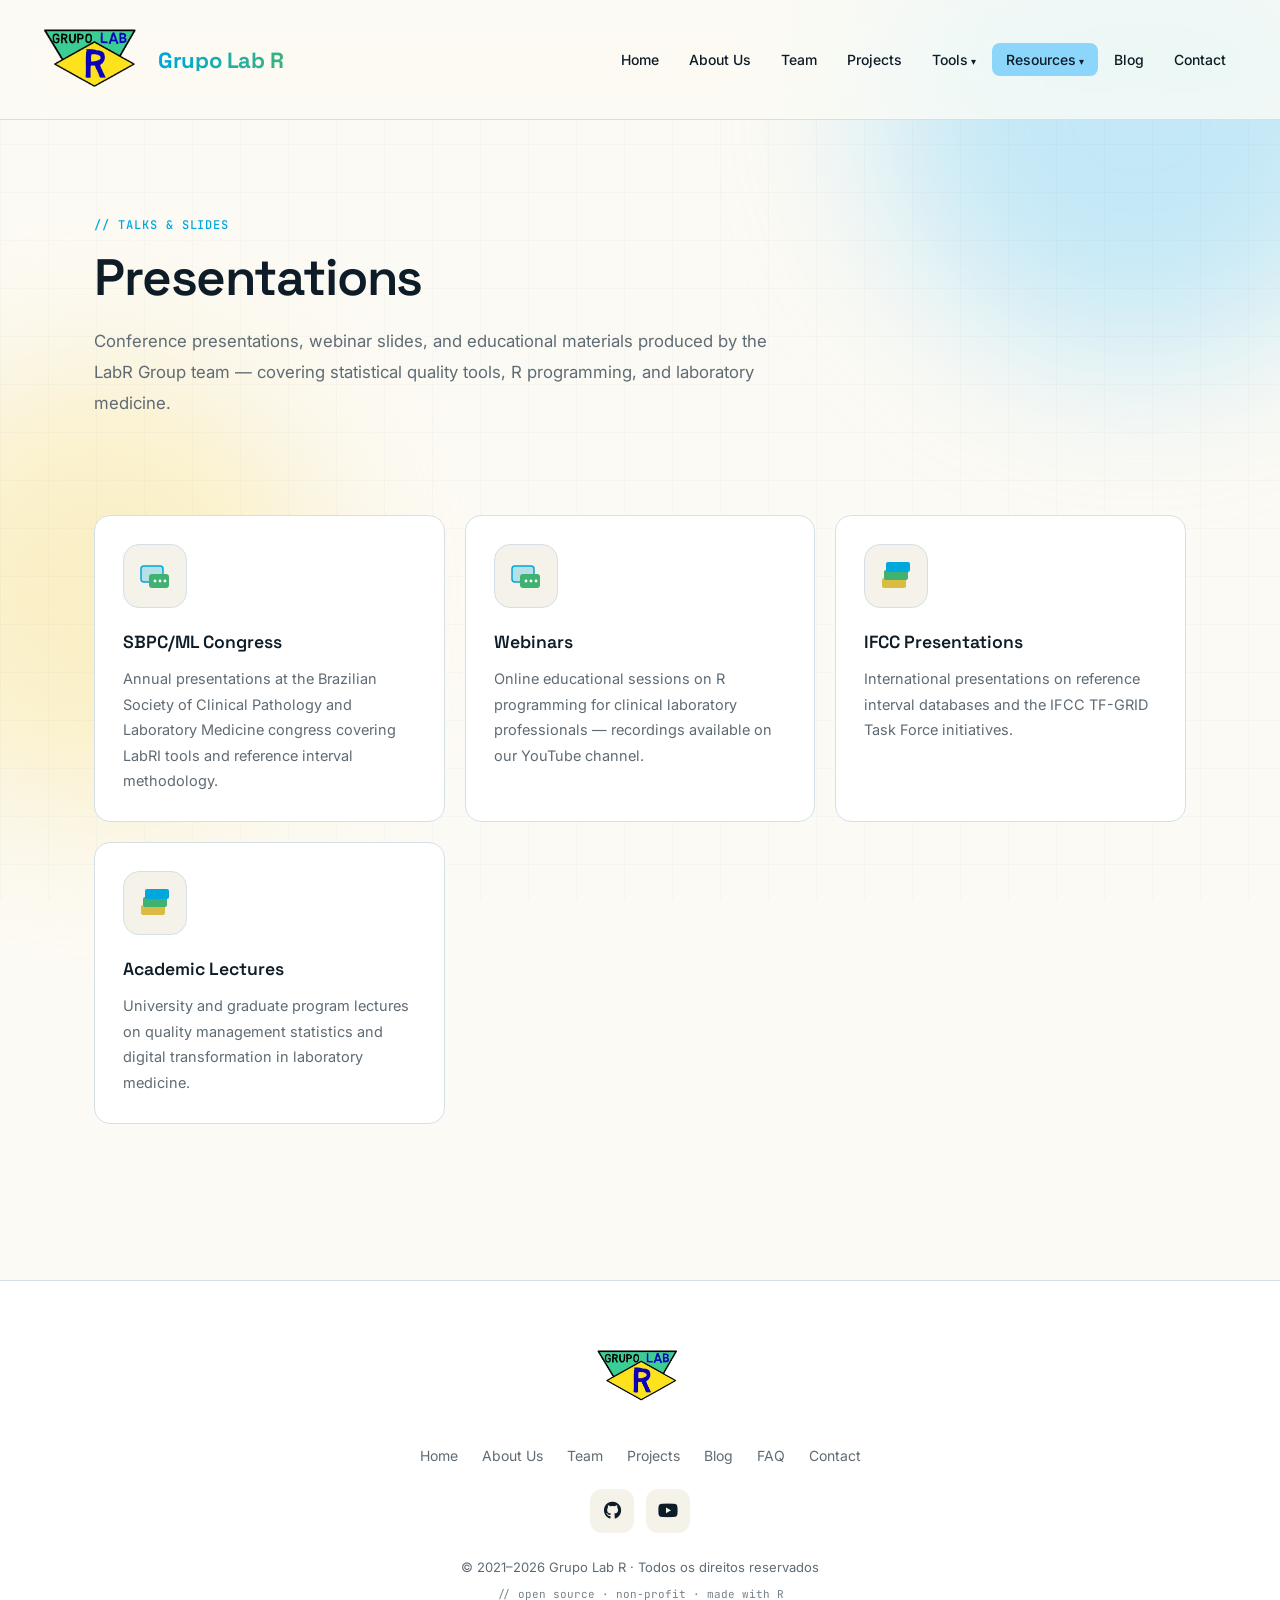
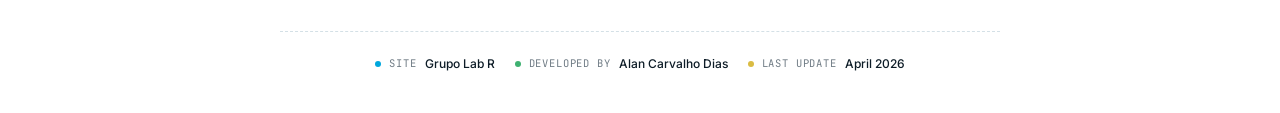
<file: Presentations.html>
<!DOCTYPE html>
<html lang="pt-BR">
<head>
  <meta charset="utf-8"/>
  <meta name="viewport" content="width=device-width, initial-scale=1.0"/>
  <title>Apresentações e Palestras | Grupo Lab R</title>
  <meta name="description" content="Apresentações, slides de congressos e materiais educacionais do Grupo Lab R sobre qualidade laboratorial, programação em R e intervalos de referência em eventos SBPC/ML, IFCC e ADLM."/>
  <meta name="author" content="Grupo Lab R"/>
  <meta name="robots" content="index, follow, max-snippet:-1, max-image-preview:large"/>
  <link rel="canonical" href="https://grupolabr.com/Presentations.html"/>
  <link rel="icon" type="image/png" href="imagens/logo_grupo_lab_r.png"/>
  <link rel="apple-touch-icon" href="imagens/logo_grupo_lab_r.png"/>
  <meta property="og:type" content="website"/>
  <meta property="og:site_name" content="Grupo Lab R"/>
  <meta property="og:locale" content="pt_BR"/>
  <meta property="og:title" content="Apresentações e Palestras | Grupo Lab R"/>
  <meta property="og:description" content="Apresentações, slides de congressos e materiais educacionais do Grupo Lab R sobre qualidade laboratorial, programação em R e intervalos de referência em eventos SBPC/ML, IFCC e ADLM."/>
  <meta property="og:url" content="https://grupolabr.com/Presentations.html"/>
  <meta property="og:image" content="https://grupolabr.com/imagens/logo_grupo_lab_r.png"/>
  <meta property="og:image:alt" content="Logo do Grupo Lab R"/>
  <meta name="twitter:card" content="summary_large_image"/>
  <meta name="twitter:title" content="Apresentações e Palestras | Grupo Lab R"/>
  <meta name="twitter:description" content="Apresentações, slides de congressos e materiais educacionais do Grupo Lab R sobre qualidade laboratorial, programação em R e intervalos de referência em eventos SBPC/ML, IFCC e ADLM."/>
  <meta name="twitter:image" content="https://grupolabr.com/imagens/logo_grupo_lab_r.png"/>
  <link rel="stylesheet" href="labr-style.css"/>
  <link rel="stylesheet" href="https://cdnjs.cloudflare.com/ajax/libs/font-awesome/6.4.2/css/all.min.css"/>
  <script defer src="labr-icons.js"></script>
  <script type="application/ld+json">[{"@context":"https://schema.org","@type":["Organization","EducationalOrganization"],"@id":"https://grupolabr.com/#organization","name":"Grupo Lab R","alternateName":["Grupo LabR","GrupoLabR","Grupo Lab-R","Lab R Group","LabR Group","LabRGroup","Lab-R Group","LabR","Lab R"],"url":"https://grupolabr.com/","logo":{"@type":"ImageObject","url":"https://grupolabr.com/imagens/logo_grupo_lab_r.png","width":512,"height":512},"image":"https://grupolabr.com/imagens/logo_grupo_lab_r.png","description":"Grupo Lab R (Lab R Group) é um coletivo voluntário e sem fins lucrativos de cientistas e profissionais de laboratório clínico que aplica a linguagem de programação R à gestão da qualidade, intervalos de referência, validação de métodos, controle estatístico de qualidade e inteligência artificial em medicina diagnóstica. The Lab R Group is a non-profit collective applying R programming to clinical laboratory quality.","foundingDate":"2021","foundingLocation":{"@type":"Place","name":"Brasil"},"areaServed":"Brasil","knowsAbout":["Linguagem R","R programming language","Laboratório clínico","Clinical Laboratory","Medicina diagnóstica","Diagnostic medicine","Controle de Qualidade Estatístico","Statistical Quality Control","Intervalos de Referência","Reference Intervals","Validação de Métodos","Method Validation","CLSI","IFCC","Regras de Westgard","Westgard Rules","Six Sigma laboratório","Biostatística","Biostatistics","Inteligência Artificial em saúde","Machine Learning medicina laboratorial","Shiny applications","R Shiny","ISO 15189","Gestão da qualidade laboratorial"],"sameAs":["https://github.com/labrgrupo","https://github.com/labrgrupo/site_labrgroup","https://www.youtube.com/@grupolabr4872"]},{"@context":"https://schema.org","@type":"WebSite","@id":"https://grupolabr.com/#website","name":"Grupo Lab R","alternateName":["Lab R Group","GrupoLabR","LabR Group"],"url":"https://grupolabr.com/","inLanguage":["pt-BR","en"],"publisher":{"@id":"https://grupolabr.com/#organization"},"potentialAction":{"@type":"SearchAction","target":"https://grupolabr.com/?q={search_term_string}","query-input":"required name=search_term_string"}},{"@context":"https://schema.org","@type":"BreadcrumbList","itemListElement":[{"@type":"ListItem","position":1,"name":"Início","item":"https://grupolabr.com/"},{"@type":"ListItem","position":2,"name":"Apresentações","item":"https://grupolabr.com/Presentations.html"}]}]</script>
</head>
<body>
<nav class="labr-nav">
  <a href="index.html" class="nav-logo">
    <img src="imagens/logo_grupo_lab_r.png" alt="Lab R Group"/>
    <div class="brand-wrap">
      <span class="brand">Grupo Lab R</span>
      <span class="brand-sub">grupolabr.com</span>
    </div>
  </a>
  <ul class="nav-links">
    <li><a href="index.html">Home</a></li>
    <li><a href="About_us.html">About Us</a></li>
    <li><a href="Team.html">Team</a></li>
    <li><a href="Projects.html">Projects</a></li>
    <li class="has-drop"><a href="#">Tools</a>
      <div class="drop">
        <a href="LabRI_Packed.html">LabRI Packed</a>
        <a href="LabRI_chatbot.html">LabRI Chatbot</a>
      </div>
    </li>
    <li class="has-drop"><a href="#">Resources</a>
      <div class="drop">
        <a href="Book.html">Books</a>
        <a href="Presentations.html">Presentations</a>
  <a href="FAQ.html">FAQ</a>
      </div>
    </li>
    <li><a href="Blog.html">Blog</a></li>
    <li><a href="Contact.html">Contact</a></li>
  </ul>
  <button class="nav-hamburger" id="hamburger"><span></span><span></span><span></span></button>
</nav>
<div class="nav-mobile" id="mobileNav">
  <a href="index.html">Home</a><a href="About_us.html">About Us</a><a href="Team.html">Team</a>
  <a href="Projects.html">Projects</a><a href="Blog.html">Blog</a>
    <a href="FAQ.html">FAQ</a>
    <a href="Contact.html">Contact</a>
</div>
<div class="page">
  <section class="section" style="padding-bottom:0;">
    <div class="section-label">// talks & slides</div>
    <h1 class="section-title" style="font-size:clamp(2rem,4vw,3.2rem);">Presentations</h1>
    <p class="section-body">Conference presentations, webinar slides, and educational materials produced by the LabR Group team — covering statistical quality tools, R programming, and laboratory medicine.</p>
  </section>
  <section class="section" style="padding-top:48px;">
    <div class="cards-grid"><div class="card"><div class="card-icon" data-icon="chat"></div><h3>SBPC/ML Congress</h3><p>Annual presentations at the Brazilian Society of Clinical Pathology and Laboratory Medicine congress covering LabRI tools and reference interval methodology.</p></div><div class="card"><div class="card-icon cyan" data-icon="chat"></div><h3>Webinars</h3><p>Online educational sessions on R programming for clinical laboratory professionals — recordings available on our YouTube channel.</p></div><div class="card"><div class="card-icon" data-icon="stack"></div><h3>IFCC Presentations</h3><p>International presentations on reference interval databases and the IFCC TF-GRID Task Force initiatives.</p></div><div class="card"><div class="card-icon cyan" data-icon="stack"></div><h3>Academic Lectures</h3><p>University and graduate program lectures on quality management statistics and digital transformation in laboratory medicine.</p></div></div>
  </section>
</div>
<footer class="labr-footer">
  <div class="footer-logo"><img src="imagens/logo_grupo_lab_r.png" alt="Lab R Group"/></div>
  <div class="footer-links">
    <a href="index.html">Home</a>
    <a href="About_us.html">About Us</a>
    <a href="Team.html">Team</a>
    <a href="Projects.html">Projects</a>
    <a href="Blog.html">Blog</a>
    <a href="FAQ.html">FAQ</a>
    <a href="Contact.html">Contact</a>
  </div>
  <div class="footer-social">
    <a href="https://github.com/labrgrupo/site_labrgroup" title="GitHub"><i class="fab fa-github"></i></a>
    <a href="https://www.youtube.com/@grupolabr4872/videos" title="YouTube"><i class="fab fa-youtube"></i></a>
  </div>
  <div class="footer-copy">© 2021–2026 Grupo Lab R · Todos os direitos reservados</div>
  <div class="footer-mono">// open source · non-profit · made with R</div>
  <div class="footer-meta">
    <span class="meta-item"><span class="dot"></span><span class="meta-label">Site</span><span class="meta-value">Grupo Lab R</span></span>
    <span class="meta-item"><span class="dot"></span><span class="meta-label">Developed by</span><span class="meta-value">Alan Carvalho Dias</span></span>
    <span class="meta-item"><span class="dot"></span><span class="meta-label">Last update</span><span class="meta-value">April 2026</span></span>
  </div>
</footer>
<script>document.getElementById('hamburger').addEventListener('click',()=>document.getElementById('mobileNav').classList.toggle('open'));</script>
<script>
  // Nav auto-hide on scroll
  (function(){
    const nav = document.querySelector('.labr-nav');
    let last = 0;
    window.addEventListener('scroll', () => {
      const y = window.scrollY;
      nav.classList.toggle('scrolled', y > 40);
      if (y > last && y > 140) nav.classList.add('hidden');
      else nav.classList.remove('hidden');
      last = y;
    }, { passive: true });
  })();</script>
<script src="labr-nav.js"></script>
</body>
</html>
</file>
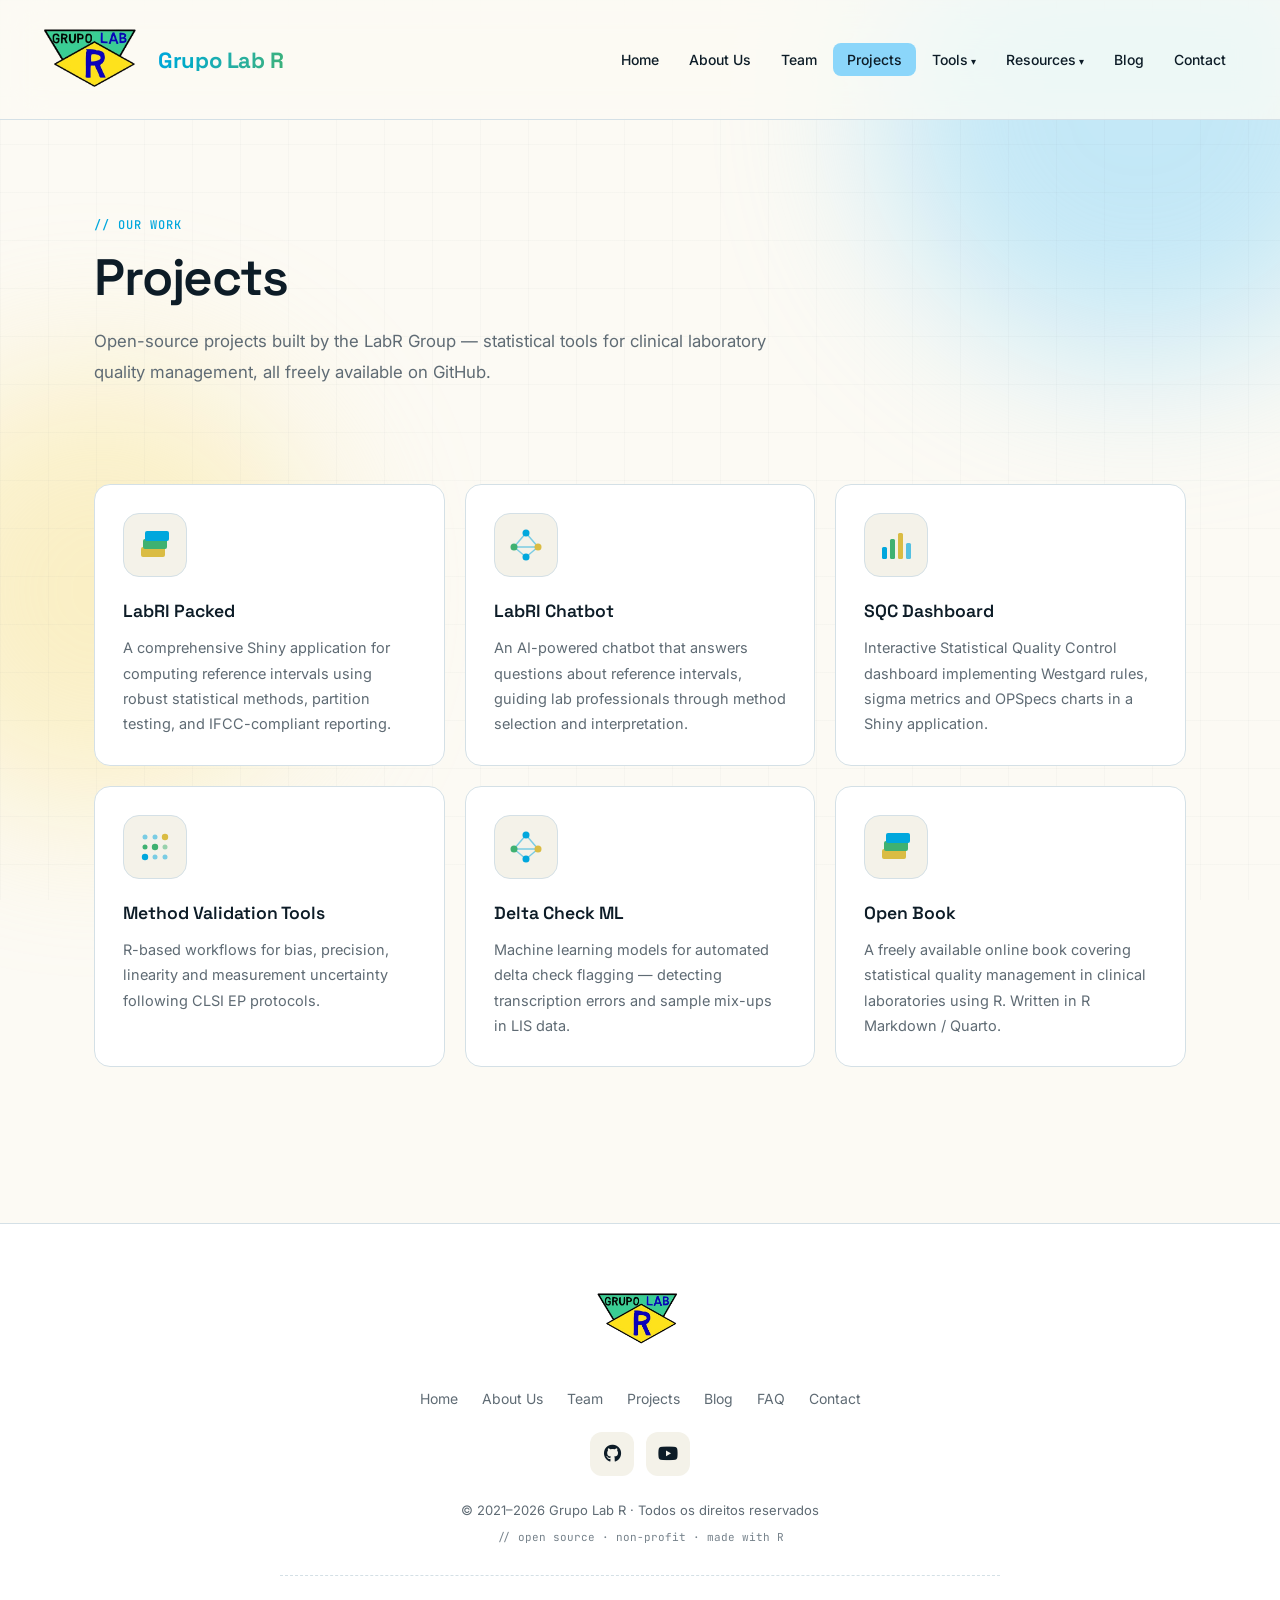
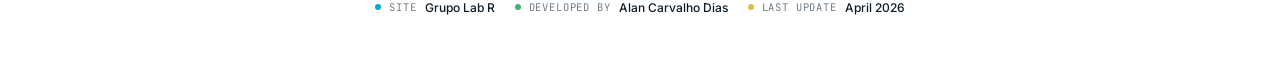
<file: Projects.html>
<!DOCTYPE html>
<html lang="pt-BR">
<head>
  <meta charset="utf-8"/>
  <meta name="viewport" content="width=device-width, initial-scale=1.0"/>
  <title>Projetos Open Source do Grupo Lab R | Ferramentas em R para Laboratórios</title>
  <meta name="description" content="Explore os projetos open source do Grupo Lab R: LabRI Packed, LabRI Chatbot, dashboards de controle de qualidade estatístico, validação de métodos e machine learning para diagnóstico laboratorial."/>
  <meta name="author" content="Grupo Lab R"/>
  <meta name="robots" content="index, follow, max-snippet:-1, max-image-preview:large"/>
  <link rel="canonical" href="https://grupolabr.com/Projects.html"/>
  <link rel="icon" type="image/png" href="imagens/logo_grupo_lab_r.png"/>
  <link rel="apple-touch-icon" href="imagens/logo_grupo_lab_r.png"/>
  <meta property="og:type" content="website"/>
  <meta property="og:site_name" content="Grupo Lab R"/>
  <meta property="og:locale" content="pt_BR"/>
  <meta property="og:title" content="Projetos Open Source do Grupo Lab R | Ferramentas em R para Laboratórios"/>
  <meta property="og:description" content="Explore os projetos open source do Grupo Lab R: LabRI Packed, LabRI Chatbot, dashboards de controle de qualidade estatístico, validação de métodos e machine learning para diagnóstico laboratorial."/>
  <meta property="og:url" content="https://grupolabr.com/Projects.html"/>
  <meta property="og:image" content="https://grupolabr.com/imagens/logo_grupo_lab_r.png"/>
  <meta property="og:image:alt" content="Logo do Grupo Lab R"/>
  <meta name="twitter:card" content="summary_large_image"/>
  <meta name="twitter:title" content="Projetos Open Source do Grupo Lab R | Ferramentas em R para Laboratórios"/>
  <meta name="twitter:description" content="Explore os projetos open source do Grupo Lab R: LabRI Packed, LabRI Chatbot, dashboards de controle de qualidade estatístico, validação de métodos e machine learning para diagnóstico laboratorial."/>
  <meta name="twitter:image" content="https://grupolabr.com/imagens/logo_grupo_lab_r.png"/>
  <link rel="stylesheet" href="labr-style.css"/>
  <link rel="stylesheet" href="https://cdnjs.cloudflare.com/ajax/libs/font-awesome/6.4.2/css/all.min.css"/>
  <script defer src="labr-icons.js"></script>
  <script type="application/ld+json">[{"@context":"https://schema.org","@type":["Organization","EducationalOrganization"],"@id":"https://grupolabr.com/#organization","name":"Grupo Lab R","alternateName":["Grupo LabR","GrupoLabR","Grupo Lab-R","Lab R Group","LabR Group","LabRGroup","Lab-R Group","LabR","Lab R"],"url":"https://grupolabr.com/","logo":{"@type":"ImageObject","url":"https://grupolabr.com/imagens/logo_grupo_lab_r.png","width":512,"height":512},"image":"https://grupolabr.com/imagens/logo_grupo_lab_r.png","description":"Grupo Lab R (Lab R Group) é um coletivo voluntário e sem fins lucrativos de cientistas e profissionais de laboratório clínico que aplica a linguagem de programação R à gestão da qualidade, intervalos de referência, validação de métodos, controle estatístico de qualidade e inteligência artificial em medicina diagnóstica. The Lab R Group is a non-profit collective applying R programming to clinical laboratory quality.","foundingDate":"2021","foundingLocation":{"@type":"Place","name":"Brasil"},"areaServed":"Brasil","knowsAbout":["Linguagem R","R programming language","Laboratório clínico","Clinical Laboratory","Medicina diagnóstica","Diagnostic medicine","Controle de Qualidade Estatístico","Statistical Quality Control","Intervalos de Referência","Reference Intervals","Validação de Métodos","Method Validation","CLSI","IFCC","Regras de Westgard","Westgard Rules","Six Sigma laboratório","Biostatística","Biostatistics","Inteligência Artificial em saúde","Machine Learning medicina laboratorial","Shiny applications","R Shiny","ISO 15189","Gestão da qualidade laboratorial"],"sameAs":["https://github.com/labrgrupo","https://github.com/labrgrupo/site_labrgroup","https://www.youtube.com/@grupolabr4872"]},{"@context":"https://schema.org","@type":"WebSite","@id":"https://grupolabr.com/#website","name":"Grupo Lab R","alternateName":["Lab R Group","GrupoLabR","LabR Group"],"url":"https://grupolabr.com/","inLanguage":["pt-BR","en"],"publisher":{"@id":"https://grupolabr.com/#organization"},"potentialAction":{"@type":"SearchAction","target":"https://grupolabr.com/?q={search_term_string}","query-input":"required name=search_term_string"}},{"@context":"https://schema.org","@type":"BreadcrumbList","itemListElement":[{"@type":"ListItem","position":1,"name":"Início","item":"https://grupolabr.com/"},{"@type":"ListItem","position":2,"name":"Projetos","item":"https://grupolabr.com/Projects.html"}]}]</script>
</head>
<body>
<nav class="labr-nav">
  <a href="index.html" class="nav-logo">
    <img src="imagens/logo_grupo_lab_r.png" alt="Lab R Group"/>
    <div class="brand-wrap">
      <span class="brand">Grupo Lab R</span>
      <span class="brand-sub">grupolabr.com</span>
    </div>
  </a>
  <ul class="nav-links">
    <li><a href="index.html">Home</a></li>
    <li><a href="About_us.html">About Us</a></li>
    <li><a href="Team.html">Team</a></li>
    <li><a href="Projects.html">Projects</a></li>
    <li class="has-drop"><a href="#">Tools</a>
      <div class="drop">
        <a href="LabRI_Packed.html">LabRI Packed</a>
        <a href="LabRI_chatbot.html">LabRI Chatbot</a>
      </div>
    </li>
    <li class="has-drop"><a href="#">Resources</a>
      <div class="drop">
        <a href="Book.html">Books</a>
        <a href="Presentations.html">Presentations</a>
  <a href="FAQ.html">FAQ</a>
      </div>
    </li>
    <li><a href="Blog.html">Blog</a></li>
    <li><a href="Contact.html">Contact</a></li>
  </ul>
  <button class="nav-hamburger" id="hamburger"><span></span><span></span><span></span></button>
</nav>
<div class="nav-mobile" id="mobileNav">
  <a href="index.html">Home</a><a href="About_us.html">About Us</a><a href="Team.html">Team</a>
  <a href="Projects.html">Projects</a><a href="Blog.html">Blog</a>
    <a href="FAQ.html">FAQ</a>
    <a href="Contact.html">Contact</a>
</div>
<div class="page">
  <section class="section" style="padding-bottom:0;">
    <div class="section-label">// our work</div>
    <h1 class="section-title" style="font-size:clamp(2rem,4vw,3.2rem);">Projects</h1>
    <p class="section-body">Open-source projects built by the LabR Group — statistical tools for clinical laboratory quality management, all freely available on GitHub.</p>
  </section>
  <section class="section" style="padding-top:48px;">
    <div class="cards-grid"><div class="card"><div class="card-icon" data-icon="stack"></div><h3>LabRI Packed</h3><p>A comprehensive Shiny application for computing reference intervals using robust statistical methods, partition testing, and IFCC-compliant reporting.</p></div><div class="card"><div class="card-icon cyan" data-icon="network"></div><h3>LabRI Chatbot</h3><p>An AI-powered chatbot that answers questions about reference intervals, guiding lab professionals through method selection and interpretation.</p></div><div class="card"><div class="card-icon" data-icon="chart"></div><h3>SQC Dashboard</h3><p>Interactive Statistical Quality Control dashboard implementing Westgard rules, sigma metrics and OPSpecs charts in a Shiny application.</p></div><div class="card"><div class="card-icon cyan" data-icon="dotGrid"></div><h3>Method Validation Tools</h3><p>R-based workflows for bias, precision, linearity and measurement uncertainty following CLSI EP protocols.</p></div><div class="card"><div class="card-icon" data-icon="network"></div><h3>Delta Check ML</h3><p>Machine learning models for automated delta check flagging — detecting transcription errors and sample mix-ups in LIS data.</p></div><div class="card"><div class="card-icon cyan" data-icon="stack"></div><h3>Open Book</h3><p>A freely available online book covering statistical quality management in clinical laboratories using R. Written in R Markdown / Quarto.</p></div></div>
  </section>
</div>
<footer class="labr-footer">
  <div class="footer-logo"><img src="imagens/logo_grupo_lab_r.png" alt="Lab R Group"/></div>
  <div class="footer-links">
    <a href="index.html">Home</a>
    <a href="About_us.html">About Us</a>
    <a href="Team.html">Team</a>
    <a href="Projects.html">Projects</a>
    <a href="Blog.html">Blog</a>
    <a href="FAQ.html">FAQ</a>
    <a href="Contact.html">Contact</a>
  </div>
  <div class="footer-social">
    <a href="https://github.com/labrgrupo/site_labrgroup" title="GitHub"><i class="fab fa-github"></i></a>
    <a href="https://www.youtube.com/@grupolabr4872/videos" title="YouTube"><i class="fab fa-youtube"></i></a>
  </div>
  <div class="footer-copy">© 2021–2026 Grupo Lab R · Todos os direitos reservados</div>
  <div class="footer-mono">// open source · non-profit · made with R</div>
  <div class="footer-meta">
    <span class="meta-item"><span class="dot"></span><span class="meta-label">Site</span><span class="meta-value">Grupo Lab R</span></span>
    <span class="meta-item"><span class="dot"></span><span class="meta-label">Developed by</span><span class="meta-value">Alan Carvalho Dias</span></span>
    <span class="meta-item"><span class="dot"></span><span class="meta-label">Last update</span><span class="meta-value">April 2026</span></span>
  </div>
</footer>
<script>document.getElementById('hamburger').addEventListener('click',()=>document.getElementById('mobileNav').classList.toggle('open'));</script>
<script>
  // Nav auto-hide on scroll
  (function(){
    const nav = document.querySelector('.labr-nav');
    let last = 0;
    window.addEventListener('scroll', () => {
      const y = window.scrollY;
      nav.classList.toggle('scrolled', y > 40);
      if (y > last && y > 140) nav.classList.add('hidden');
      else nav.classList.remove('hidden');
      last = y;
    }, { passive: true });
  })();</script>
<script src="labr-nav.js"></script>
</body>
</html>
</file>
<file: labr-style.css>
/* ===== LAB R GROUP — Pastel Tech Light Mode ===== */
@import url('https://fonts.googleapis.com/css2?family=Space+Grotesk:wght@400;500;600;700&family=Inter:wght@400;500;600;700&family=JetBrains+Mono:wght@400;500&display=swap');

:root {
  /* Light background - subtly warm */
  --bg:        oklch(98.5% 0.008 95);
  --bg2:       #ffffff;
  --bg3:       oklch(96% 0.012 95);
  --border:    oklch(90% 0.015 230);
  --text:      oklch(22% 0.03 240);
  --muted:     oklch(52% 0.02 240);

  /* Pastels — same chroma ~0.09, varied hue */
  --blue:      oklch(84% 0.09 230);
  --blue-deep: oklch(68% 0.14 230);
  --green:     oklch(86% 0.09 155);
  --green-deep:oklch(68% 0.14 155);
  --yellow:    oklch(92% 0.10 95);
  --yellow-deep:oklch(80% 0.14 95);

  --font:      'Space Grotesk', 'Inter', system-ui, sans-serif;
  --font-body: 'Inter', system-ui, sans-serif;
  --mono:      'JetBrains Mono', monospace;
}

*, *::before, *::after { box-sizing: border-box; margin: 0; padding: 0; }

html { scroll-behavior: smooth; }

body {
  font-family: var(--font-body);
  background: var(--bg);
  color: var(--text);
  min-height: 100vh;
  line-height: 1.6;
  overflow-x: hidden;
  position: relative;
}

/* Floating pastel blobs backdrop */
body::before, body::after {
  content: '';
  position: fixed;
  border-radius: 50%;
  filter: blur(80px);
  opacity: 0.5;
  pointer-events: none;
  z-index: 0;
  animation: floaty 18s ease-in-out infinite;
}
body::before {
  width: 520px; height: 520px;
  background: var(--blue);
  top: -160px; right: -120px;
}
body::after {
  width: 440px; height: 440px;
  background: var(--yellow);
  bottom: 10%; left: -120px;
  animation-delay: -9s;
}
@keyframes floaty {
  0%, 100% { transform: translate(0, 0) scale(1); }
  33%      { transform: translate(40px, -30px) scale(1.08); }
  66%      { transform: translate(-30px, 40px) scale(0.95); }
}

/* Subtle grid overlay */
.page::before {
  content: '';
  position: fixed; inset: 0;
  background-image:
    linear-gradient(oklch(60% 0.02 240 / 0.04) 1px, transparent 1px),
    linear-gradient(90deg, oklch(60% 0.02 240 / 0.04) 1px, transparent 1px);
  background-size: 48px 48px;
  pointer-events: none; z-index: 0;
}

/* ── Navbar ── */
.labr-nav {
  position: fixed; top: 0; left: 0; right: 0;
  z-index: 1000;
  display: flex; align-items: center; justify-content: space-between;
  padding: 0 40px;
  height: 120px;
  background: oklch(98.5% 0.008 95 / 0.82);
  transform: translateY(0);
  transition: transform .4s cubic-bezier(.4,0,.2,1), box-shadow .3s, height .3s;
  will-change: transform;
  backdrop-filter: blur(20px) saturate(180%);
  -webkit-backdrop-filter: blur(20px) saturate(180%);
  border-bottom: 1px solid var(--border);
}

.labr-nav .nav-logo {
  display: flex; align-items: center; gap: 12px;
  text-decoration: none;
}
.labr-nav .nav-logo img { height: 92px; width: auto; transition: transform .4s; }
.labr-nav:hover .nav-logo img { transform: rotate(-6deg) scale(1.04); }
.labr-nav .nav-logo .brand-wrap { display: flex; flex-direction: column; line-height: 1; }
.labr-nav .nav-logo .brand {
  font-family: var(--font);
  font-size: 22px;
  font-weight: 700;
  letter-spacing: -0.02em;
  background: linear-gradient(110deg, var(--blue-deep), var(--green-deep) 55%, var(--yellow-deep));
  background-size: 200% auto;
  -webkit-background-clip: text; -webkit-text-fill-color: transparent;
  background-clip: text;
  animation: shimmer 6s linear infinite;
}
.labr-nav .nav-logo .brand-sub { display: none; }

.labr-nav .nav-links {
  display: flex; align-items: center; gap: 2px;
  list-style: none;
}
.labr-nav .nav-links a {
  text-decoration: none; color: var(--text);
  font-size: 14px; font-weight: 500;
  padding: 8px 14px; border-radius: 8px;
  transition: color .2s, background .2s;
  white-space: nowrap;
}
.labr-nav .nav-links a:hover { background: var(--bg3); }
.labr-nav .nav-links a.active {
  background: var(--blue);
  color: oklch(22% 0.03 240);
}
.nav-links .drop a.active {
  background: var(--blue);
  color: var(--blue-deep);
}
.nav-mobile a.active {
  background: var(--blue);
  color: var(--blue-deep);
}

.nav-links .has-drop { position: relative; }
.nav-links .has-drop > a::after { content: ' ▾'; font-size: 10px; }
/* Invisible bridge that keeps hover alive while cursor travels from link to menu */
.nav-links .has-drop::after {
  content: '';
  position: absolute;
  top: 100%; left: -12px; right: -12px;
  height: 18px;
  pointer-events: none;
}
.nav-links .has-drop:hover::after { pointer-events: auto; }
.nav-links .drop {
  display: none;
  position: absolute; top: calc(100% + 6px); left: 0;
  background: var(--bg2);
  border: 1px solid var(--border);
  border-radius: 12px; padding: 8px; min-width: 200px;
  box-shadow: 0 20px 40px oklch(20% 0.05 240 / 0.12);
}
.nav-links .drop a {
  display: flex; align-items: center; gap: 10px;
  padding: 10px 14px; border-radius: 8px;
  color: var(--text); font-size: 13px; font-weight: 500;
}
.nav-links .drop a:hover { background: var(--bg3); }
.nav-links .has-drop:hover .drop,
.nav-links .has-drop:focus-within .drop,
.nav-links .has-drop.open .drop {
  display: block;
  animation: dropIn .18s ease-out;
}
@keyframes dropIn {
  from { opacity: 0; transform: translateY(-4px); }
  to   { opacity: 1; transform: translateY(0); }
}

.nav-hamburger {
  display: none; flex-direction: column; gap: 5px;
  cursor: pointer; padding: 8px; background: none; border: none;
}
.nav-hamburger span {
  display: block; width: 22px; height: 2px;
  background: var(--text); border-radius: 2px; transition: .3s;
}

.nav-mobile {
  display: none;
  position: fixed; top: 104px; left: 0; right: 0; bottom: 0;
  background: oklch(98.5% 0.008 95 / 0.97);
  backdrop-filter: blur(16px);
  z-index: 999; padding: 32px;
  flex-direction: column; gap: 4px; overflow-y: auto;
}
.nav-mobile a {
  text-decoration: none; color: var(--text);
  font-size: 18px; font-weight: 500;
  padding: 14px 0;
  border-bottom: 1px solid var(--border);
  display: block;
}
.nav-mobile.open { display: flex; }

/* ── Page wrapper ── */
.page { position: relative; z-index: 1; padding-top: 120px; }

/* Scrolled state: shrink + shadow */
.labr-nav.scrolled { height: 82px; box-shadow: 0 8px 28px oklch(22% 0.03 240 / 0.08); }
.labr-nav.scrolled .nav-logo img { height: 62px; }
.labr-nav.scrolled .nav-logo .brand { font-size: 18px; }
.labr-nav.scrolled .nav-logo .brand-sub { font-size: 9.5px; margin-top: 2px; }

/* Hidden when scrolling down */
.labr-nav.hidden { transform: translateY(-100%); }

/* ── Hero ── */
.hero {
  min-height: 86vh;
  display: flex; flex-direction: column;
  justify-content: center; align-items: center;
  text-align: center;
  padding: 80px 24px 60px;
  position: relative;
}
.hero-badge {
  display: inline-flex; align-items: center; gap: 10px;
  background: var(--bg2);
  border: 1px solid var(--border);
  border-radius: 100px;
  padding: 8px 18px 8px 14px;
  font-family: var(--mono); font-size: 12px;
  color: var(--text); letter-spacing: 0.03em;
  margin-bottom: 28px;
  box-shadow: 0 2px 16px oklch(22% 0.03 240 / 0.04);
  animation: fadeUp .7s ease-out;
}
.hero-badge .dot {
  width: 8px; height: 8px; border-radius: 50%;
  background: var(--green-deep);
  animation: pulse 2s infinite;
  box-shadow: 0 0 0 0 var(--green-deep);
}
@keyframes pulse {
  0%   { box-shadow: 0 0 0 0 oklch(68% 0.14 155 / 0.5); }
  70%  { box-shadow: 0 0 0 10px oklch(68% 0.14 155 / 0); }
  100% { box-shadow: 0 0 0 0 oklch(68% 0.14 155 / 0); }
}
@keyframes fadeUp {
  from { opacity: 0; transform: translateY(20px); }
  to   { opacity: 1; transform: translateY(0); }
}
.hero h1 {
  font-family: var(--font);
  font-size: clamp(2.6rem, 6vw, 5.2rem);
  font-weight: 600; line-height: 1.05;
  letter-spacing: -0.025em;
  max-width: 920px;
  margin-bottom: 24px;
  animation: fadeUp .8s .1s both;
}
.hero h1 em {
  font-style: normal;
  background: linear-gradient(110deg, var(--blue-deep), var(--green-deep) 60%, var(--yellow-deep));
  background-size: 200% auto;
  -webkit-background-clip: text; -webkit-text-fill-color: transparent;
  background-clip: text;
  animation: shimmer 6s linear infinite;
}
@keyframes shimmer {
  0%   { background-position: 0% center; }
  100% { background-position: 200% center; }
}
.hero p {
  font-size: 1.15rem; color: var(--muted);
  max-width: 620px; margin: 0 auto 36px;
  line-height: 1.75;
  animation: fadeUp .8s .2s both;
}
.hero-ctas {
  display: flex; gap: 12px; flex-wrap: wrap; justify-content: center;
  margin-bottom: 72px;
  animation: fadeUp .8s .3s both;
}
.btn-primary {
  background: linear-gradient(135deg, var(--blue-deep), var(--green-deep));
  color: #fff;
  padding: 13px 28px; border-radius: 10px;
  font-size: 15px; font-weight: 600;
  text-decoration: none; border: none; cursor: pointer;
  transition: transform .18s, box-shadow .2s;
  box-shadow: 0 6px 24px oklch(68% 0.14 230 / 0.3);
  display: inline-flex; align-items: center; gap: 8px;
  font-family: var(--font-body);
}
.btn-primary:hover {
  transform: translateY(-2px);
  box-shadow: 0 10px 32px oklch(68% 0.14 230 / 0.4);
}
.btn-ghost {
  background: var(--bg2); color: var(--text);
  padding: 13px 28px; border-radius: 10px;
  font-size: 15px; font-weight: 500;
  text-decoration: none; border: 1px solid var(--border);
  transition: transform .18s, border-color .2s, background .2s;
  display: inline-flex; align-items: center; gap: 8px;
  font-family: var(--font-body);
}
.btn-ghost:hover {
  transform: translateY(-2px);
  border-color: var(--blue-deep);
  background: var(--blue);
}

/* ── Stats bar ── */
.stats-bar {
  display: grid; grid-template-columns: repeat(auto-fit, minmax(160px, 1fr));
  gap: 16px; max-width: 820px; width: 100%; margin: 0 auto;
  animation: fadeUp .9s .4s both;
}
.stat-item {
  background: var(--bg2);
  border: 1px solid var(--border);
  border-radius: 14px;
  padding: 24px 20px; text-align: center;
  transition: transform .2s, box-shadow .2s;
  position: relative;
  overflow: hidden;
}
.stat-item:nth-child(1)::before { background: var(--blue); }
.stat-item:nth-child(2)::before { background: var(--green); }
.stat-item:nth-child(3)::before { background: var(--yellow); }
.stat-item:nth-child(4)::before { background: var(--blue); }
.stat-item::before {
  content: '';
  position: absolute; top: 0; left: 0; right: 0;
  height: 4px;
}
.stat-item:hover {
  transform: translateY(-3px);
  box-shadow: 0 12px 28px oklch(22% 0.03 240 / 0.08);
}
.stat-num {
  font-family: var(--mono); font-size: 2.1rem; font-weight: 500;
  color: var(--text); display: block;
  letter-spacing: -0.02em;
}
.stat-label {
  font-size: 11.5px; color: var(--muted); margin-top: 6px;
  letter-spacing: 0.06em; text-transform: uppercase;
  font-weight: 500;
}

/* ── Section ── */
.section { padding: 96px 24px; max-width: 1140px; margin: 0 auto; position: relative; }
.section-label {
  font-family: var(--mono); font-size: 12px;
  color: var(--blue-deep); letter-spacing: 0.08em;
  text-transform: uppercase; margin-bottom: 14px;
  font-weight: 500;
}
.section-title {
  font-family: var(--font);
  font-size: clamp(1.9rem, 3.6vw, 2.9rem);
  font-weight: 600; letter-spacing: -0.022em;
  margin-bottom: 18px; line-height: 1.15;
  color: var(--text);
}
.section-body { color: var(--muted); font-size: 1.05rem; line-height: 1.85; max-width: 680px; }

/* ── Cards ── */
.cards-grid {
  display: grid;
  grid-template-columns: repeat(auto-fit, minmax(300px, 1fr));
  gap: 20px; margin-top: 48px;
}
.card {
  background: var(--bg2);
  border: 1px solid var(--border);
  border-radius: 16px; padding: 28px;
  transition: transform .22s, box-shadow .22s, border-color .22s;
  position: relative;
  overflow: hidden;
}
.card::after {
  content: '';
  position: absolute; inset: 0;
  background: radial-gradient(circle at var(--mx, 50%) var(--my, 0%), oklch(84% 0.09 230 / 0.25), transparent 50%);
  opacity: 0;
  transition: opacity .3s;
  pointer-events: none;
}
.card:hover {
  transform: translateY(-4px);
  box-shadow: 0 20px 40px oklch(22% 0.03 240 / 0.08);
  border-color: var(--blue-deep);
}
.card:hover::after { opacity: 1; }
.card-icon {
  width: 64px; height: 64px; border-radius: 16px;
  background: var(--bg3);
  display: flex; align-items: center; justify-content: center;
  margin-bottom: 20px;
  transition: transform .28s;
  border: 1px solid var(--border);
}
.card-icon svg { width: 40px; height: 40px; }
.card:hover .card-icon { transform: translateY(-3px); background: var(--bg2); }
.card-icon.green  { background: oklch(94% 0.04 155); }
.card-icon.yellow { background: oklch(96% 0.05 95); }
.card-icon.blue   { background: oklch(94% 0.04 230); }
.card h3 {
  font-family: var(--font);
  font-size: 1.1rem; font-weight: 600;
  margin-bottom: 10px; color: var(--text);
}
.card p { color: var(--muted); font-size: 14.5px; line-height: 1.75; }

/* CTA card */
.card-cta {
  background: var(--bg2); border: 1px solid var(--border);
  border-radius: 16px; overflow: hidden;
  transition: transform .22s, box-shadow .22s, border-color .22s;
  cursor: pointer; text-decoration: none; color: var(--text);
  display: block;
}
.card-cta:hover {
  transform: translateY(-4px);
  border-color: var(--green-deep);
  box-shadow: 0 20px 40px oklch(22% 0.03 240 / 0.1);
}
.card-cta img { width: 100%; display: block; transition: transform .4s; }
.card-cta:hover img { transform: scale(1.04); }
.card-banner { width: 100%; aspect-ratio: 16/9; display: block; overflow: hidden; transition: transform .4s; }
.card-banner svg { width: 100%; height: 100%; display: block; }
.card-cta:hover .card-banner { transform: scale(1.03); }
.card-cta-body { padding: 22px 24px; }
.card-cta-body h3 {
  font-family: var(--font);
  font-size: 1.05rem; font-weight: 600; margin-bottom: 4px;
}
.card-cta-body p { font-size: 13.5px; color: var(--muted); line-height: 1.6; }
.card-cta-body .arrow {
  display: inline-block; color: var(--blue-deep);
  font-size: 18px; margin-top: 12px;
  transition: transform .25s;
}
.card-cta:hover .arrow { transform: translateX(6px); }

/* ── Video ── */
.video-wrap {
  margin-top: 48px;
  border-radius: 18px; overflow: hidden;
  border: 1px solid var(--border);
  box-shadow: 0 30px 60px oklch(22% 0.03 240 / 0.12);
  aspect-ratio: 16/9; max-width: 760px; margin-inline: auto;
}
.video-wrap iframe { width: 100%; height: 100%; border: none; display: block; }

/* ── Team ── */
.team-grid {
  display: grid;
  grid-template-columns: repeat(auto-fill, minmax(290px, 1fr));
  gap: 24px; margin-top: 48px;
}
.team-card {
  background: var(--bg2); border: 1px solid var(--border);
  border-radius: 16px; padding: 28px 24px;
  transition: transform .22s, box-shadow .22s, border-color .22s;
  position: relative; overflow: hidden;
}
.team-card::before {
  content: ''; position: absolute;
  top: 0; left: 0; right: 0; height: 60px;
  background: var(--blue);
  opacity: 0.6;
}
.team-card:nth-child(3n+2)::before { background: var(--green); }
.team-card:nth-child(3n+3)::before { background: var(--yellow); }
.team-card:hover {
  transform: translateY(-4px);
  box-shadow: 0 20px 40px oklch(22% 0.03 240 / 0.1);
}
.team-photo {
  width: 96px; height: 96px; border-radius: 50%;
  object-fit: cover;
  border: 4px solid var(--bg2);
  margin-bottom: 16px;
  position: relative; z-index: 1;
  box-shadow: 0 8px 24px oklch(22% 0.03 240 / 0.12);
}
.team-name {
  font-family: var(--font);
  font-size: 1.1rem; font-weight: 600;
  margin-bottom: 6px; position: relative; z-index: 1;
}
.team-cred {
  list-style: none; margin-top: 14px;
}
.team-cred li {
  font-size: 12.5px; color: var(--muted);
  padding: 6px 0; border-bottom: 1px solid var(--border);
  line-height: 1.5;
}
.team-cred li:last-child { border-bottom: none; }
.team-linkedin {
  display: inline-flex; align-items: center; gap: 6px;
  margin-top: 16px; color: var(--blue-deep);
  font-size: 13px; text-decoration: none; font-weight: 500;
  padding: 6px 12px; border-radius: 8px;
  background: var(--blue);
  transition: transform .18s;
}
.team-linkedin:hover { transform: translateY(-2px); }

/* ── About ── */
.about-grid {
  display: grid; grid-template-columns: 1fr 1fr;
  gap: 48px; align-items: start;
}
.about-img {
  width: 100%; border-radius: 16px;
  border: 1px solid var(--border);
  overflow: hidden;
  box-shadow: 0 20px 40px oklch(22% 0.03 240 / 0.08);
}
.about-img img { width: 100%; display: block; }
.about-block { margin-top: 40px; }
.about-block h3 {
  font-family: var(--mono); font-size: 12px;
  color: var(--green-deep); letter-spacing: 0.08em;
  text-transform: uppercase; margin-bottom: 10px;
  font-weight: 500;
}
.about-block p { color: var(--muted); font-size: 1rem; line-height: 1.85; }

/* Tags */
.tags { display: flex; flex-wrap: wrap; gap: 8px; margin-top: 22px; }
.tag {
  background: var(--bg2); border: 1px solid var(--border);
  border-radius: 8px; padding: 6px 14px;
  font-family: var(--mono); font-size: 12px; color: var(--text);
  transition: background .2s, border-color .2s;
}
.tag:nth-child(3n+1):hover { background: var(--blue); border-color: var(--blue-deep); }
.tag:nth-child(3n+2):hover { background: var(--green); border-color: var(--green-deep); }
.tag:nth-child(3n+3):hover { background: var(--yellow); border-color: var(--yellow-deep); }

/* Chip */
.chip {
  font-family: var(--mono); font-size: 11.5px;
  background: var(--yellow);
  color: oklch(40% 0.08 95);
  border: 1px solid var(--yellow-deep);
  border-radius: 6px; padding: 2px 8px;
  font-weight: 500;
}
.chip.green { background: var(--green); color: oklch(35% 0.08 155); border-color: var(--green-deep); }
.chip.blue  { background: var(--blue);  color: oklch(35% 0.08 230); border-color: var(--blue-deep); }

/* Reveal animation utility */
.reveal { opacity: 0; transform: translateY(30px); transition: opacity .7s ease-out, transform .7s ease-out; }
.reveal.in { opacity: 1; transform: translateY(0); }

/* Marquee tags */
.marquee {
  overflow: hidden;
  mask-image: linear-gradient(90deg, transparent, black 10%, black 90%, transparent);
  -webkit-mask-image: linear-gradient(90deg, transparent, black 10%, black 90%, transparent);
  padding: 24px 0;
}
.marquee-track {
  display: flex; gap: 16px;
  animation: marquee 40s linear infinite;
  width: max-content;
}
.marquee .tag { flex-shrink: 0; }
@keyframes marquee {
  from { transform: translateX(0); }
  to   { transform: translateX(-50%); }
}

/* Big CTA block */
.cta-block {
  background: linear-gradient(135deg, var(--blue) 0%, var(--green) 50%, var(--yellow) 100%);
  border-radius: 24px; padding: 64px 40px; text-align: center;
  border: 1px solid var(--border);
  position: relative; overflow: hidden;
}
.cta-block::before {
  content: ''; position: absolute;
  inset: 1px; border-radius: 23px;
  background: var(--bg2);
  z-index: 0;
}
.cta-block > * { position: relative; z-index: 1; }

/* ── Footer ── */
.labr-footer {
  background: var(--bg2);
  border-top: 1px solid var(--border);
  padding: 56px 24px 40px;
  text-align: center;
  position: relative; z-index: 1;
  margin-top: 60px;
}
.footer-logo img { height: 80px; margin-bottom: 20px; }
.footer-links {
  display: flex; gap: 24px; justify-content: center;
  margin-bottom: 22px; flex-wrap: wrap;
}
.footer-links a {
  text-decoration: none; color: var(--muted); font-size: 14px;
  transition: color .2s;
}
.footer-links a:hover { color: var(--blue-deep); }
.footer-social {
  display: flex; gap: 12px; justify-content: center; margin-bottom: 24px;
}
.footer-social a {
  width: 44px; height: 44px; border-radius: 12px;
  background: var(--bg3);
  color: var(--text);
  display: inline-flex; align-items: center; justify-content: center;
  font-size: 18px; text-decoration: none;
  transition: transform .2s, background .2s;
}
.footer-social a:hover { transform: translateY(-3px); background: var(--blue); }
.footer-copy { font-size: 13px; color: var(--muted); }
.footer-mono {
  font-family: var(--mono); font-size: 11px;
  color: oklch(60% 0.02 240);
  margin-top: 8px;
}
.footer-meta {
  margin-top: 28px; padding-top: 22px;
  border-top: 1px dashed var(--border);
  max-width: 720px; margin-left: auto; margin-right: auto;
  display: flex; flex-wrap: wrap; justify-content: center; gap: 10px 20px;
  font-size: 12px; color: var(--muted);
}
.footer-meta .meta-item {
  display: inline-flex; align-items: center; gap: 8px;
}
.footer-meta .meta-item .dot {
  width: 6px; height: 6px; border-radius: 50%;
  display: inline-block;
}
.footer-meta .meta-item:nth-child(1) .dot { background: var(--blue-deep); }
.footer-meta .meta-item:nth-child(2) .dot { background: var(--green-deep); }
.footer-meta .meta-item:nth-child(3) .dot { background: var(--yellow-deep); }
.footer-meta .meta-label {
  font-family: var(--mono); font-size: 10.5px;
  letter-spacing: 0.08em; text-transform: uppercase;
  color: oklch(58% 0.02 240);
}
.footer-meta .meta-value { color: var(--text); font-weight: 500; }
.footer-meta a.meta-value { text-decoration: none; transition: color .2s; }
.footer-meta a.meta-value:hover { color: var(--blue-deep); }

/* ── Decorative tech element ── */
.tech-viz {
  display: flex; gap: 3px; align-items: flex-end;
  height: 36px; width: 100%;
  margin-top: 20px;
}
.tech-viz .bar {
  flex: 1; background: var(--blue);
  border-radius: 3px 3px 0 0;
  animation: bar-dance 1.8s ease-in-out infinite;
}
.tech-viz .bar:nth-child(2n) { background: var(--green); animation-delay: -0.3s; }
.tech-viz .bar:nth-child(3n) { background: var(--yellow); animation-delay: -0.6s; }
.tech-viz .bar:nth-child(5n) { animation-delay: -0.9s; }
@keyframes bar-dance {
  0%, 100% { height: 30%; } 50% { height: 100%; }
}

/* ── Extra animations ── */

/* Animated gradient orbit for hero */
.hero-orbit {
  position: absolute; inset: 0; pointer-events: none; z-index: 0;
  overflow: hidden;
}
.hero-orbit .ring {
  position: absolute;
  border-radius: 50%;
  border: 1.5px dashed oklch(68% 0.14 230 / 0.25);
  top: 50%; left: 50%;
  animation: spin 40s linear infinite;
}
.hero-orbit .ring.r1 { width: 620px; height: 620px; margin: -310px 0 0 -310px; }
.hero-orbit .ring.r2 { width: 860px; height: 860px; margin: -430px 0 0 -430px;
  border-color: oklch(68% 0.14 155 / 0.22); animation-duration: 60s; animation-direction: reverse; }
.hero-orbit .ring.r3 { width: 1100px; height: 1100px; margin: -550px 0 0 -550px;
  border-color: oklch(80% 0.14 95 / 0.2); animation-duration: 80s; }

/* Elegant hero backdrop: soft gradient mesh + drifting particles */
.hero-mesh {
  position: absolute; inset: 0; z-index: 0; pointer-events: none;
  overflow: hidden;
}
.hero-mesh .blob {
  position: absolute; border-radius: 50%;
  filter: blur(70px); opacity: .55;
  animation: meshDrift 22s ease-in-out infinite;
}
.hero-mesh .b1 { width: 380px; height: 380px; background: var(--blue);   top: 12%; left: 8%;  animation-delay: 0s; }
.hero-mesh .b2 { width: 320px; height: 320px; background: var(--green);  top: 48%; left: 42%; animation-delay: -7s; }
.hero-mesh .b3 { width: 360px; height: 360px; background: var(--yellow); top: 18%; right: 10%; animation-delay: -14s; }
@keyframes meshDrift {
  0%, 100% { transform: translate(0,0) scale(1); }
  33%      { transform: translate(40px,-20px) scale(1.1); }
  66%      { transform: translate(-30px,30px) scale(0.95); }
}

.hero-particles { position: absolute; inset: 0; }
.hero-particles .p {
  position: absolute; width: 6px; height: 6px; border-radius: 50%;
  opacity: 0; animation: floatUp 14s linear infinite;
}
.hero-particles .p:nth-child(1)  { left: 8%;  background: var(--blue-deep);  animation-delay: 0s; }
.hero-particles .p:nth-child(2)  { left: 18%; background: var(--green-deep); animation-delay: -2s; width:4px;height:4px; }
.hero-particles .p:nth-child(3)  { left: 28%; background: var(--yellow-deep); animation-delay: -4s; }
.hero-particles .p:nth-child(4)  { left: 72%; background: var(--blue-deep);  animation-delay: -1s; width:5px;height:5px; }
.hero-particles .p:nth-child(5)  { left: 82%; background: var(--green-deep); animation-delay: -6s; }
.hero-particles .p:nth-child(6)  { left: 92%; background: var(--yellow-deep); animation-delay: -9s; width:4px;height:4px; }
.hero-particles .p:nth-child(7)  { left: 38%; background: var(--blue-deep);  animation-delay: -3s; width:3px;height:3px; }
.hero-particles .p:nth-child(8)  { left: 62%; background: var(--green-deep); animation-delay: -8s; }
@keyframes floatUp {
  0%   { transform: translateY(100vh) translateX(0); opacity: 0; }
  10%  { opacity: .8; }
  90%  { opacity: .8; }
  100% { transform: translateY(-10vh) translateX(20px); opacity: 0; }
}

/* Subtle gridline pulse */
.hero-grid {
  position: absolute; inset: 0; z-index: 0; pointer-events: none;
  background-image:
    linear-gradient(oklch(68% 0.14 230 / 0.06) 1px, transparent 1px),
    linear-gradient(90deg, oklch(68% 0.14 230 / 0.06) 1px, transparent 1px);
  background-size: 64px 64px;
  mask-image: radial-gradient(ellipse at center, black 30%, transparent 75%);
  -webkit-mask-image: radial-gradient(ellipse at center, black 30%, transparent 75%);
  animation: gridPulse 8s ease-in-out infinite;
}
@keyframes gridPulse {
  0%, 100% { opacity: .5; } 50% { opacity: .9; }
}
.hero-orbit .orb { display: none; }
.hero-orbit .orb::after {
  content: ''; display: block;
  width: 14px; height: 14px; border-radius: 50%;
  box-shadow: 0 0 24px currentColor;
}
.hero-orbit .orb.o1 { color: var(--blue-deep);  transform: translate(-260px, 0); }
.hero-orbit .orb.o2 { color: var(--green-deep); transform: translate(0, -360px); animation-duration: 55s; animation-direction: reverse; }
.hero-orbit .orb.o3 { color: var(--yellow-deep); transform: translate(460px, 0); animation-duration: 70s; }
.hero-orbit .orb.o1::after { background: var(--blue-deep); }
.hero-orbit .orb.o2::after { background: var(--green-deep); }
.hero-orbit .orb.o3::after { background: var(--yellow-deep); }
@keyframes spin {
  from { transform: translate(-50%,-50%) rotate(0deg); }
  to   { transform: translate(-50%,-50%) rotate(360deg); }
}

/* Hero badge dot ping */
.hero-badge { animation: fadeUp .7s ease-out, pop 3s ease-in-out 1s infinite; }
@keyframes pop {
  0%, 90%, 100% { transform: translateY(0); }
  95% { transform: translateY(-4px); }
}

/* Gradient border card variant */
.card.featured {
  background: linear-gradient(var(--bg2), var(--bg2)) padding-box,
              linear-gradient(135deg, var(--blue-deep), var(--green-deep), var(--yellow-deep)) border-box;
  border: 2px solid transparent;
}

/* Animated underline for section titles */
.section-title.with-line::after {
  content: '';
  display: block;
  width: 64px; height: 4px;
  border-radius: 2px;
  background: linear-gradient(90deg, var(--blue-deep), var(--green-deep), var(--yellow-deep));
  background-size: 200% auto;
  margin-top: 14px;
  animation: shimmer 4s linear infinite;
}

/* Floating card tilt */
.card { transform-style: preserve-3d; }
.card-icon svg { transition: transform .4s cubic-bezier(.4,0,.2,1); }
.card:hover .card-icon svg { transform: rotate(8deg) scale(1.08); }

/* Button shine */
.btn-primary { position: relative; overflow: hidden; }
.btn-primary::before {
  content: ''; position: absolute;
  top: 0; left: -120%; width: 60%; height: 100%;
  background: linear-gradient(110deg, transparent, oklch(100% 0 0 / 0.35), transparent);
  transition: left .7s ease;
}
.btn-primary:hover::before { left: 130%; }

/* Reveal stagger */
.cards-grid .card:nth-child(2),
.cards-grid .card-cta:nth-child(2),
.team-grid .team-card:nth-child(2) { transition-delay: .08s; }
.cards-grid .card:nth-child(3),
.cards-grid .card-cta:nth-child(3),
.team-grid .team-card:nth-child(3) { transition-delay: .16s; }
.cards-grid .card:nth-child(4),
.team-grid .team-card:nth-child(4) { transition-delay: .24s; }
.cards-grid .card:nth-child(5),
.team-grid .team-card:nth-child(5) { transition-delay: .32s; }
.cards-grid .card:nth-child(6),
.team-grid .team-card:nth-child(6) { transition-delay: .40s; }
.team-grid .team-card:nth-child(7) { transition-delay: .48s; }

/* Number-glow pulse on stat cards */
.stat-item:hover .stat-num {
  background: linear-gradient(110deg, var(--blue-deep), var(--green-deep));
  -webkit-background-clip: text; -webkit-text-fill-color: transparent;
  background-clip: text;
}

/* Smoother blob motion */
body::before { animation-duration: 24s; }
body::after  { animation-duration: 26s; }

/* Marquee of tags for hero */
.chip-marquee {
  display: flex; gap: 12px;
  animation: marquee 32s linear infinite;
  width: max-content;
  padding: 12px 0;
}

/* ── Book list ── */
.book-count {
  display: flex; align-items: baseline; gap: 14px;
  margin-bottom: 36px;
  padding-bottom: 20px;
  border-bottom: 1px solid var(--border);
}
.book-count-num {
  font-family: var(--mono);
  font-size: clamp(2.4rem, 5vw, 3.6rem);
  font-weight: 700;
  color: var(--blue-deep);
  letter-spacing: -0.02em;
  line-height: 1;
}
.book-count-label {
  font-family: var(--mono);
  font-size: 13px;
  color: var(--muted);
  text-transform: lowercase;
}
.book-list {
  list-style: none;
  padding: 0;
  margin: 0;
  display: flex;
  flex-direction: column;
  gap: 10px;
}
.book-item { margin: 0; }
.book-link {
  display: grid;
  grid-template-columns: 44px 1fr auto;
  gap: 20px;
  align-items: start;
  padding: 22px 24px;
  background: var(--bg2);
  border: 1px solid var(--border);
  border-radius: 14px;
  text-decoration: none;
  color: var(--text);
  transition: border-color .2s, background .2s, transform .2s, box-shadow .2s;
}
.book-link:hover {
  border-color: var(--blue-deep);
  background: var(--bg3);
  transform: translateX(4px);
  box-shadow: 0 12px 28px oklch(22% 0.03 240 / 0.06);
}
.book-num {
  font-family: var(--mono);
  font-size: 13px;
  font-weight: 600;
  color: var(--muted);
  padding-top: 4px;
  letter-spacing: 0.02em;
}
.book-link:hover .book-num { color: var(--blue-deep); }
.book-main {
  display: flex;
  flex-direction: column;
  gap: 6px;
  min-width: 0;
}
.book-authors {
  font-family: var(--mono);
  font-size: 11.5px;
  color: var(--muted);
  text-transform: uppercase;
  letter-spacing: 0.05em;
  line-height: 1.5;
}
.book-title {
  font-family: var(--font);
  font-weight: 600;
  font-size: 16px;
  color: var(--text);
  line-height: 1.4;
  letter-spacing: -0.005em;
}
.book-meta {
  display: flex;
  flex-wrap: wrap;
  gap: 6px 14px;
  align-items: center;
  margin-top: 4px;
}
.book-pub {
  font-family: var(--font);
  font-size: 13px;
  color: var(--muted);
  font-style: italic;
}
.book-host {
  font-family: var(--mono);
  font-size: 11px;
  color: var(--blue-deep);
  background: var(--blue);
  padding: 2px 8px;
  border-radius: 999px;
  letter-spacing: 0;
}
.book-arrow {
  display: flex;
  align-items: center;
  justify-content: center;
  width: 40px; height: 40px;
  border-radius: 10px;
  background: var(--bg);
  border: 1px solid var(--border);
  color: var(--muted);
  font-size: 14px;
  transition: all .2s;
  flex-shrink: 0;
}
.book-link:hover .book-arrow {
  background: var(--blue-deep);
  color: var(--bg);
  border-color: var(--blue-deep);
  transform: translate(2px, -2px);
}
@media (max-width: 640px) {
  .book-link { grid-template-columns: 36px 1fr; padding: 18px; gap: 14px; }
  .book-arrow { grid-column: 2; justify-self: end; margin-top: 6px; }
}

/* ── About bilingual ── */
.about-grid {
  display: grid;
  grid-template-columns: 1fr 1fr;
  gap: 56px;
  margin-bottom: 48px;
}
.about-h {
  font-family: var(--font);
  font-weight: 700;
  font-size: clamp(1.6rem, 2.6vw, 2.2rem);
  color: var(--text);
  margin: 12px 0 20px;
  letter-spacing: -0.01em;
}
.about-p {
  font-family: var(--font);
  color: var(--muted);
  line-height: 1.75;
  font-size: 15.5px;
  margin: 0 0 18px;
}
.about-p strong { color: var(--text); font-weight: 600; }
.about-p code {
  font-family: var(--mono);
  font-size: 0.9em;
  background: var(--blue);
  color: var(--blue-deep);
  padding: 1px 6px;
  border-radius: 4px;
}
.about-tags {
  display: flex;
  flex-wrap: wrap;
  gap: 8px;
  padding: 28px 0 8px;
  border-top: 1px dashed var(--border);
}
.about-tags .tag {
  font-family: var(--mono);
  font-size: 12px;
  color: var(--muted);
  padding: 5px 11px;
  background: var(--bg2);
  border: 1px solid var(--border);
  border-radius: 999px;
  transition: all .2s;
}
.about-tags .tag:hover {
  color: var(--blue-deep);
  background: var(--blue);
  border-color: var(--blue-deep);
}
@media (max-width: 820px) {
  .about-grid { grid-template-columns: 1fr; gap: 36px; }
}

/* ── FAQ ── */
.faq-list { display: flex; flex-direction: column; gap: 12px; }
.faq-item {
  background: var(--bg2);
  border: 1px solid var(--border);
  border-radius: 14px;
  overflow: hidden;
  transition: border-color .2s, box-shadow .2s;
}
.faq-item[open] {
  border-color: var(--blue-deep);
  box-shadow: 0 10px 28px oklch(22% 0.03 240 / 0.06);
}
.faq-item summary {
  padding: 20px 24px;
  cursor: pointer;
  list-style: none;
  display: flex; align-items: center; justify-content: space-between;
  gap: 16px;
  font-family: var(--font);
  font-weight: 600;
  font-size: 1.02rem;
  color: var(--text);
  transition: background .2s;
}
.faq-item summary::-webkit-details-marker { display: none; }
.faq-item summary:hover { background: var(--bg3); }
.faq-q { flex: 1; }
.faq-toggle {
  font-family: var(--mono);
  font-size: 22px;
  color: var(--blue-deep);
  width: 32px; height: 32px;
  border-radius: 8px;
  background: var(--blue);
  display: inline-flex; align-items: center; justify-content: center;
  flex-shrink: 0;
  transition: transform .25s, background .2s;
}
.faq-item[open] .faq-toggle {
  background: var(--green);
  color: var(--green-deep);
  transform: rotate(180deg);
}
.faq-a {
  padding: 0 24px 24px;
  color: var(--muted);
  line-height: 1.8;
  font-size: 15px;
}
.faq-item[open] .faq-a {
  animation: fadeUp .35s ease-out;
}

/* ── Responsive ── */
@media (max-width: 900px) {
  .labr-nav .nav-links { display: none; }
  .nav-hamburger { display: flex; }
}
@media (max-width: 768px) {
  .labr-nav { padding: 0 20px; }
  .about-grid { grid-template-columns: 1fr; }
  .section { padding: 64px 20px; }
  .hero { padding: 60px 20px 40px; }
}
</file>
